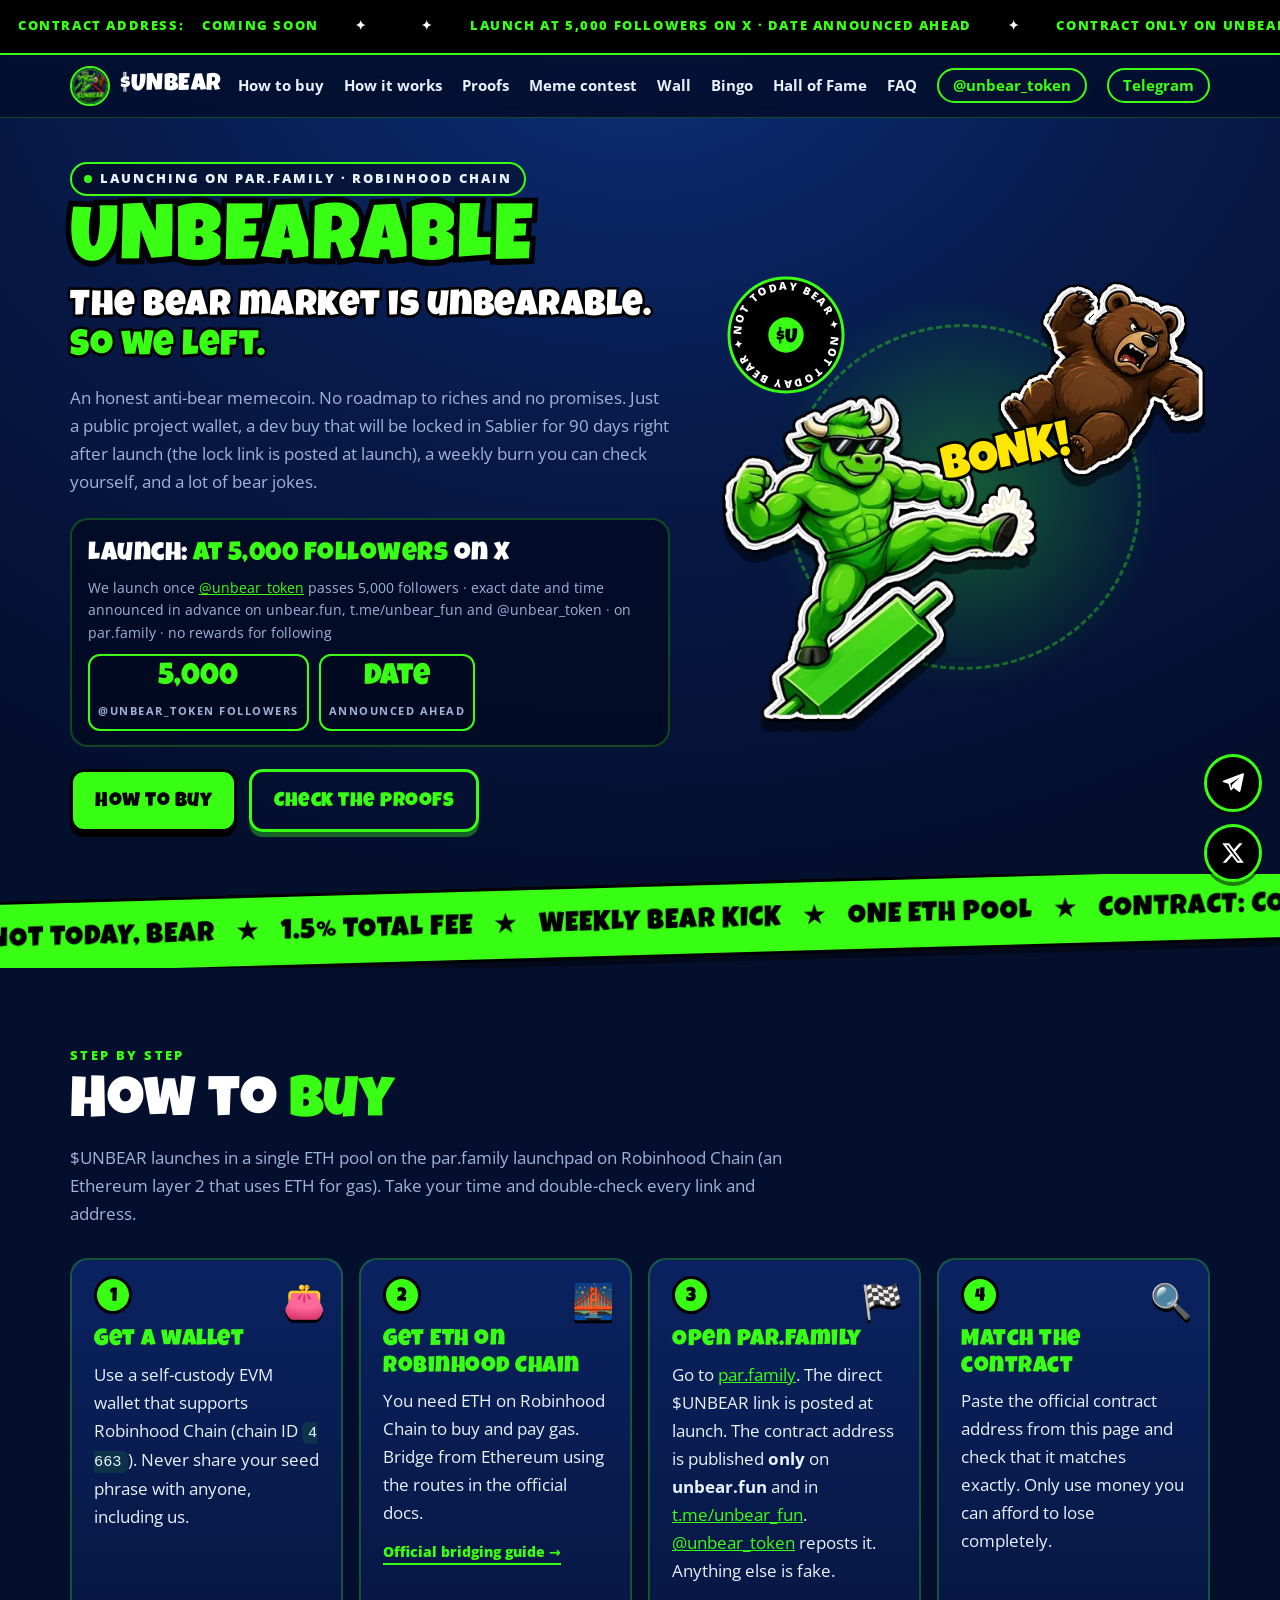
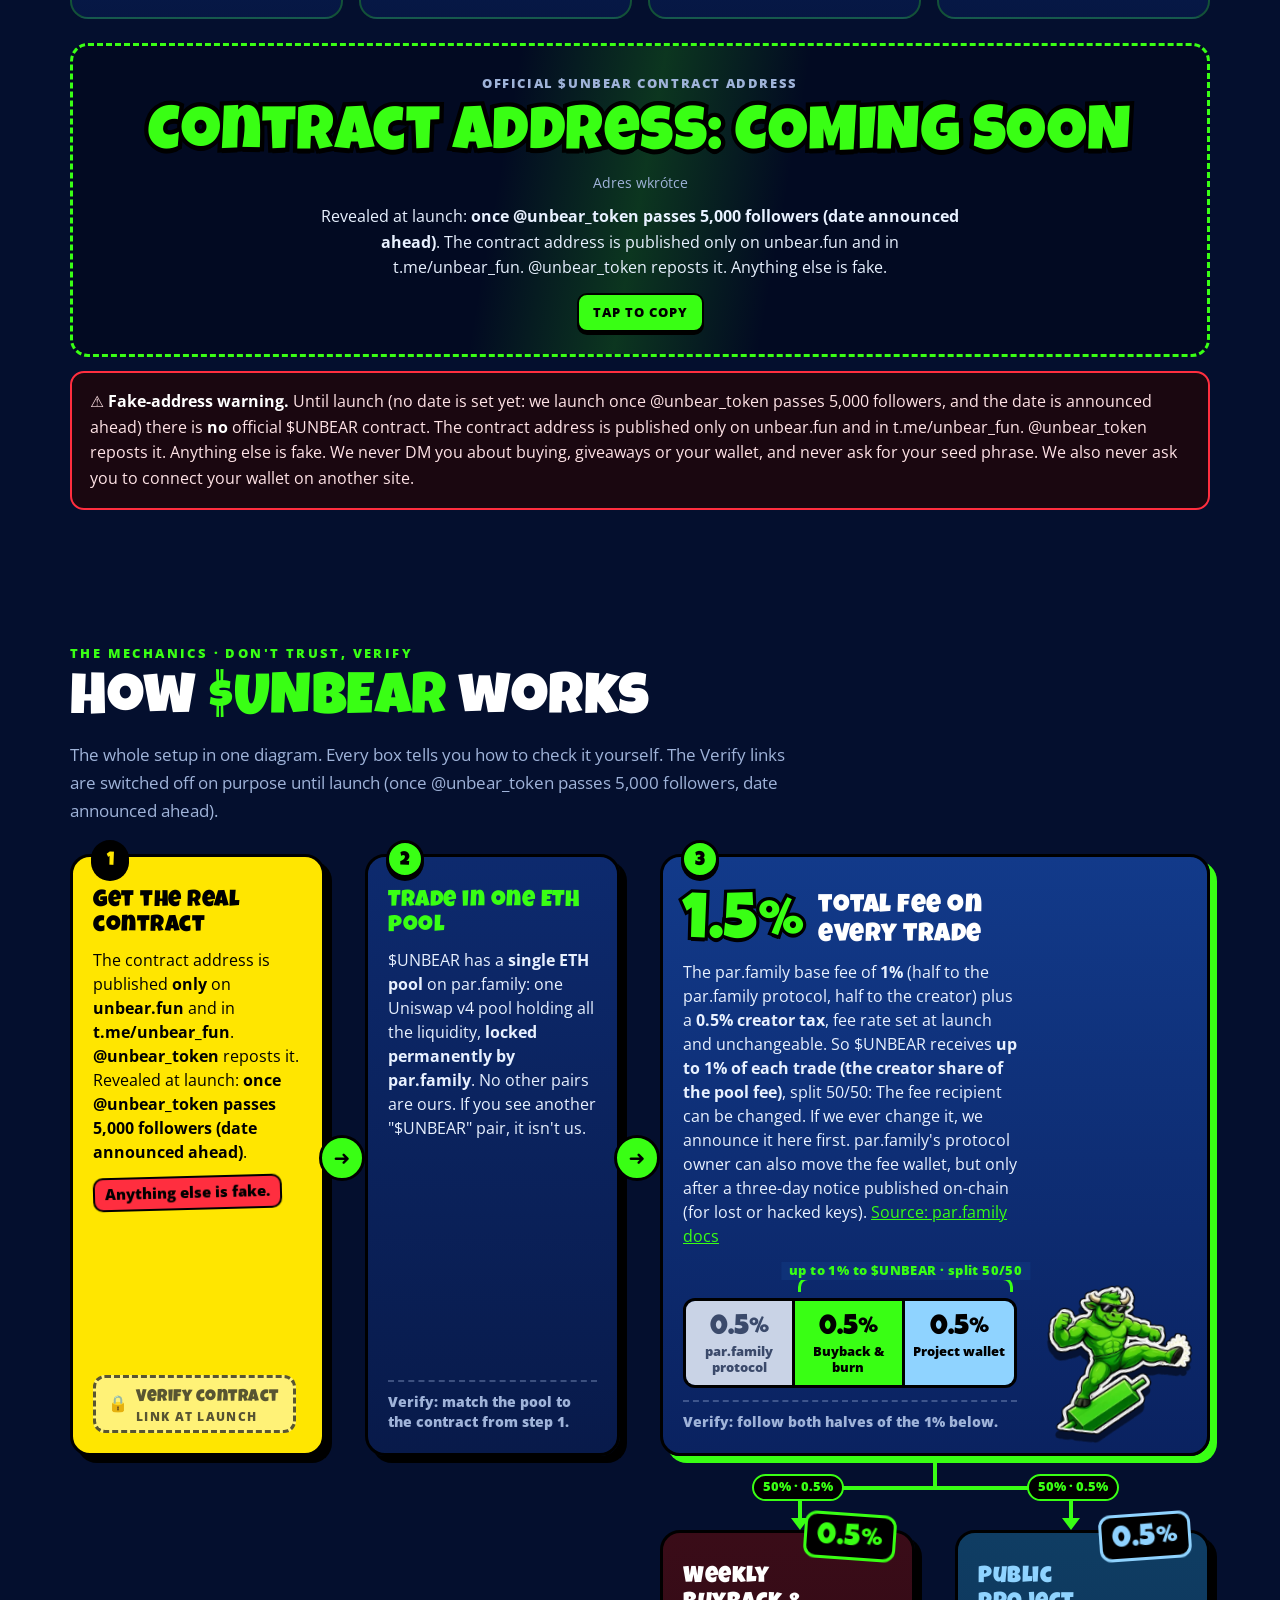
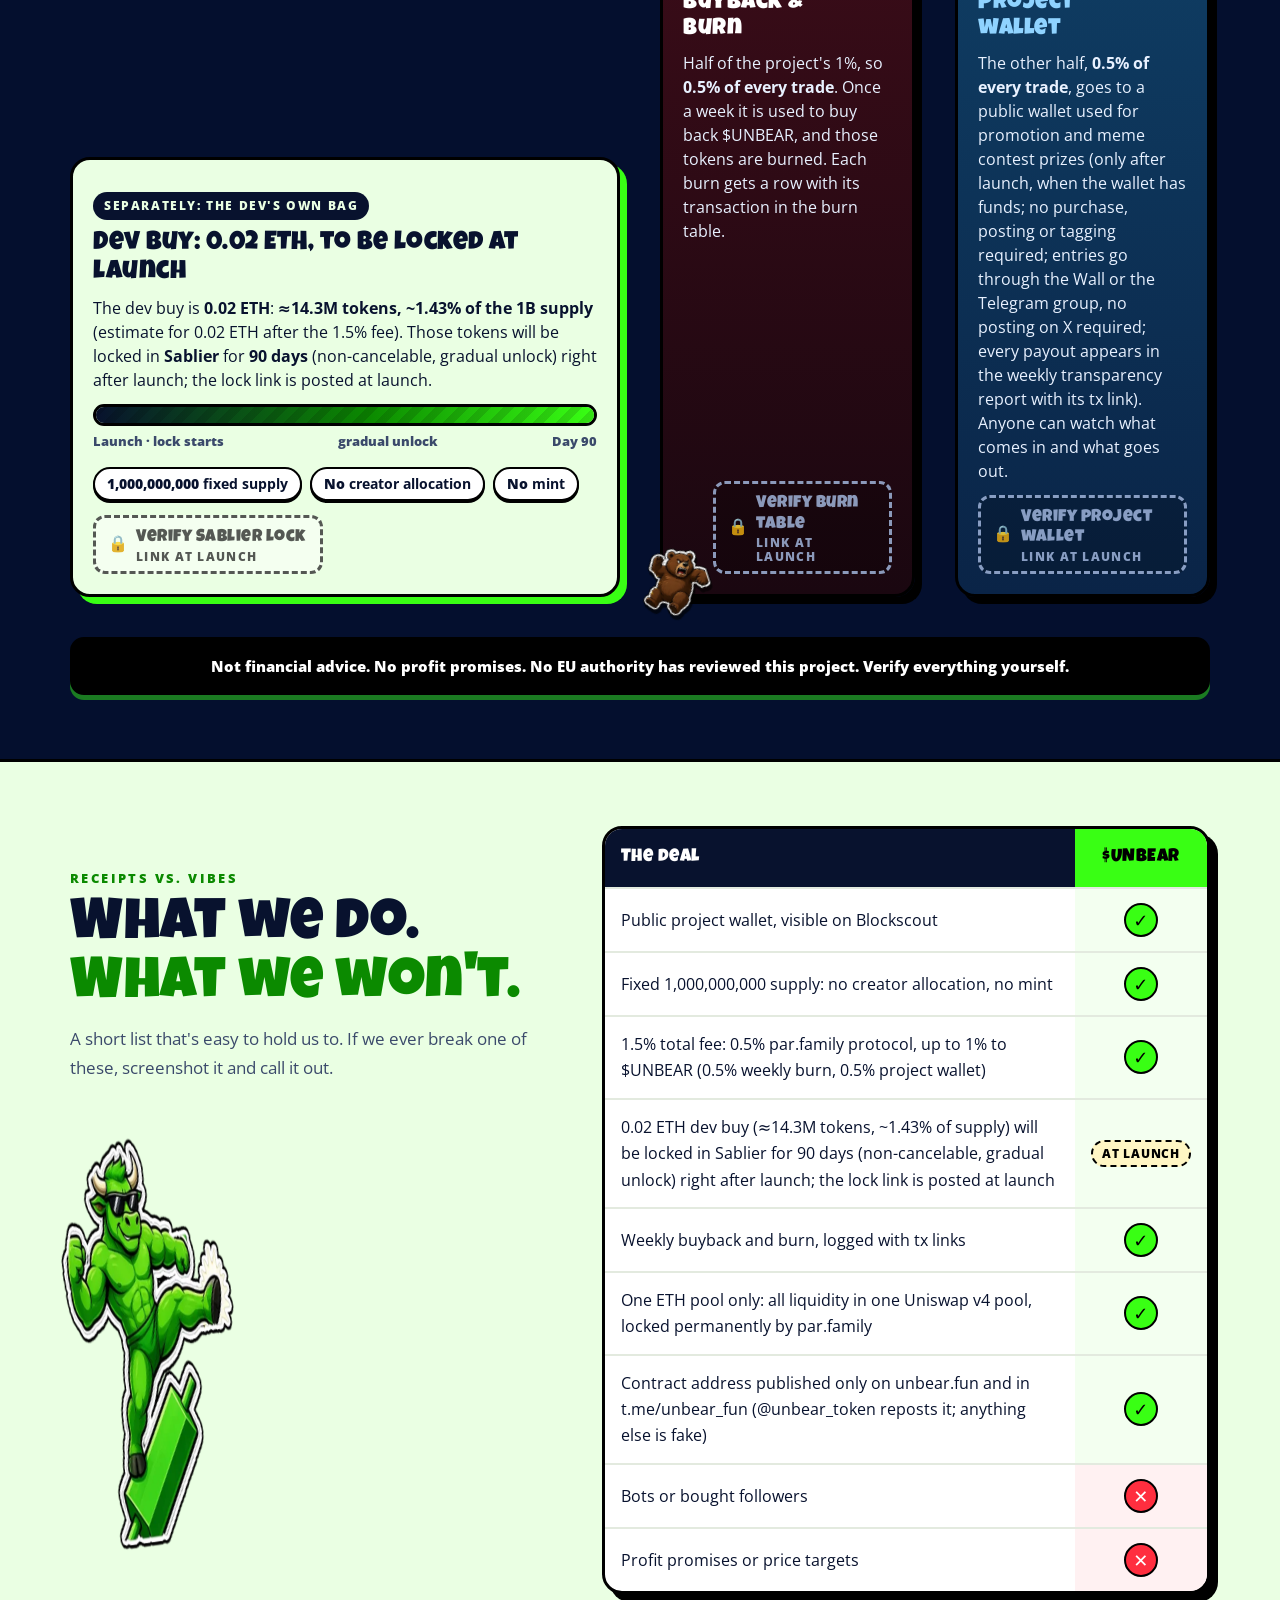
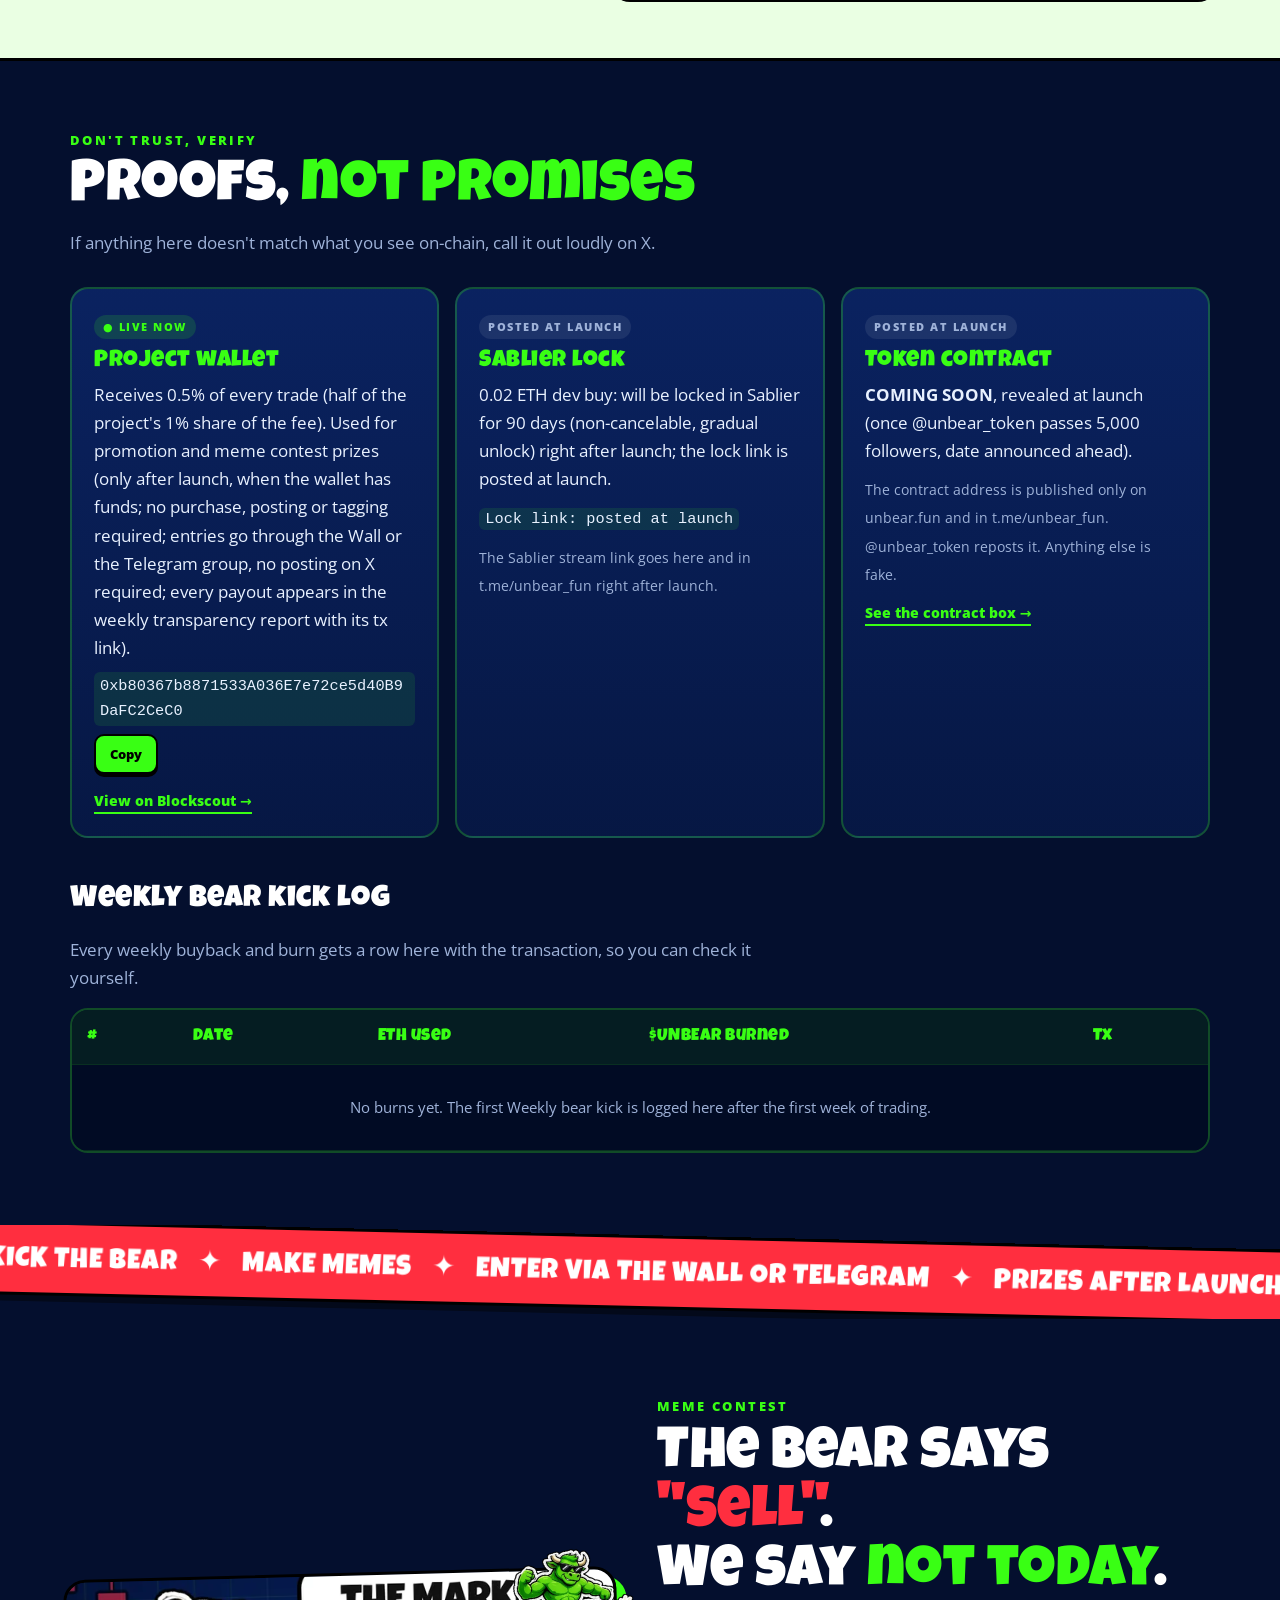
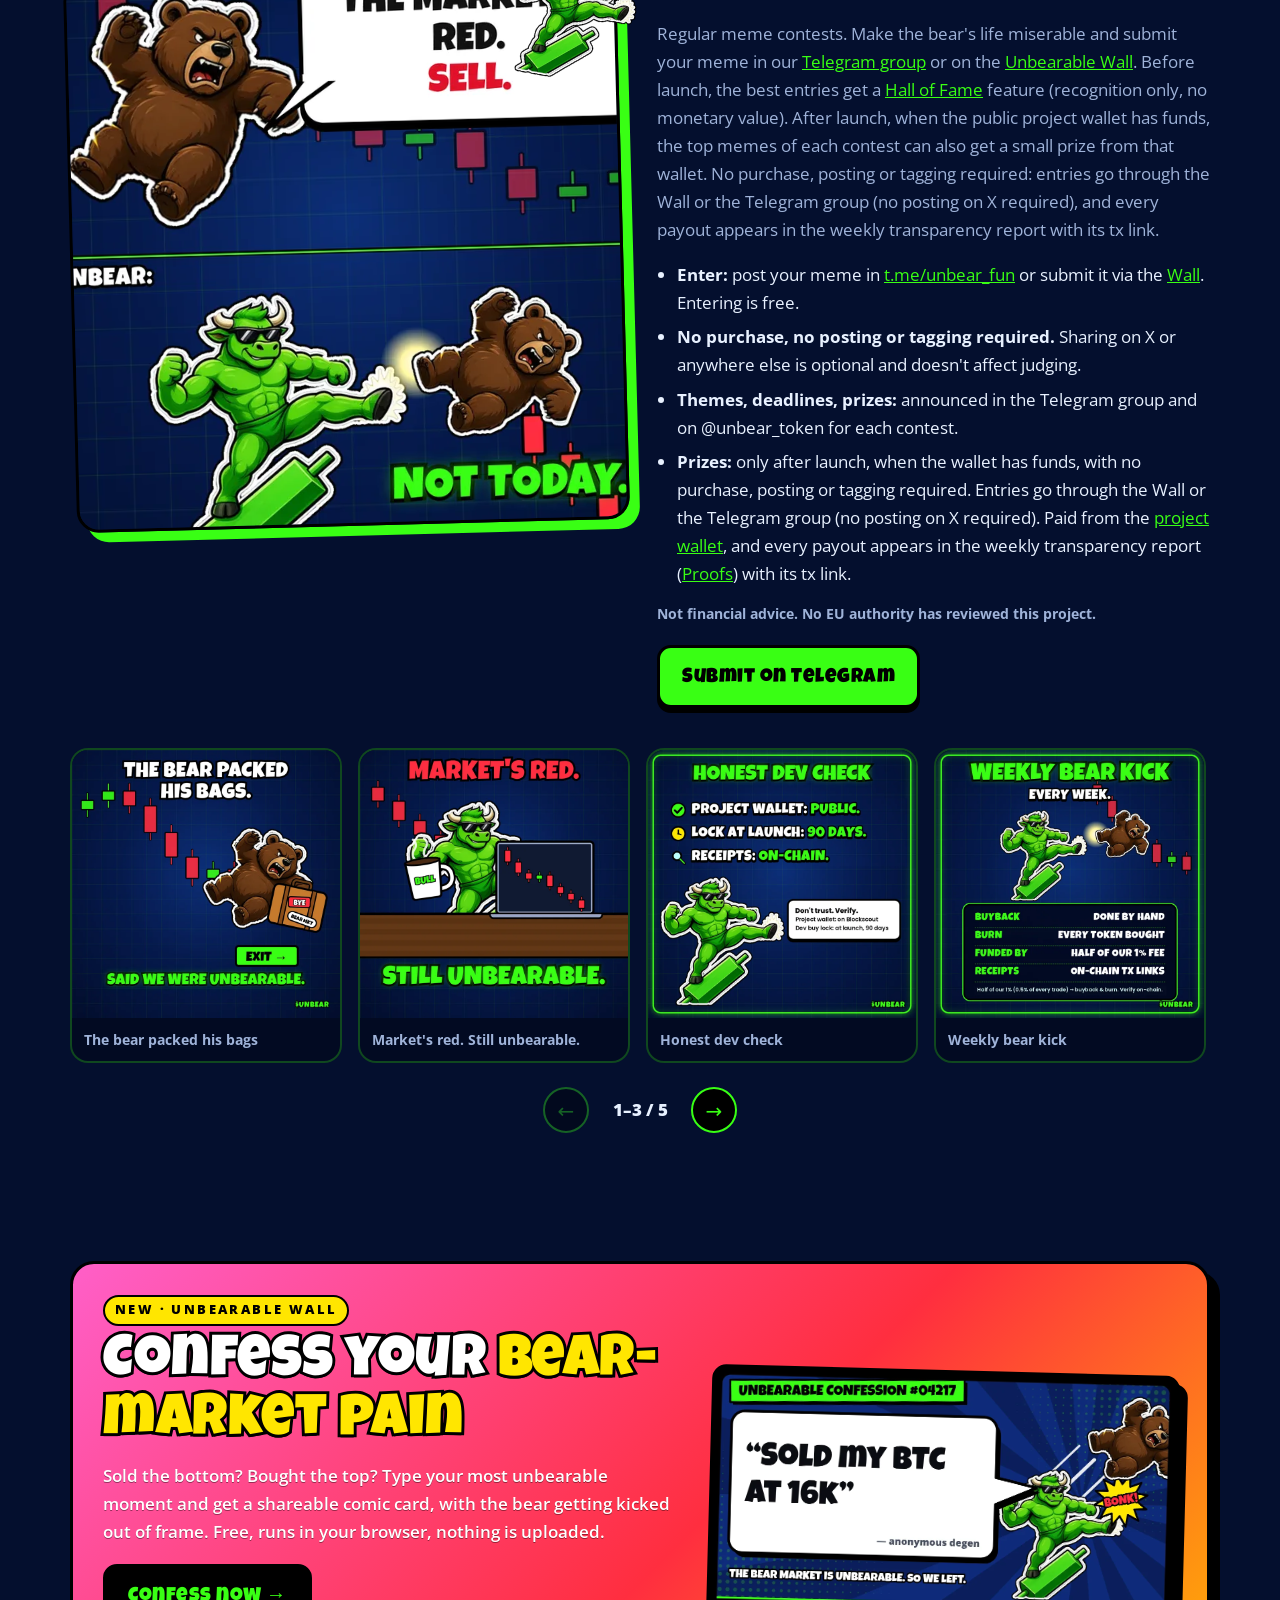
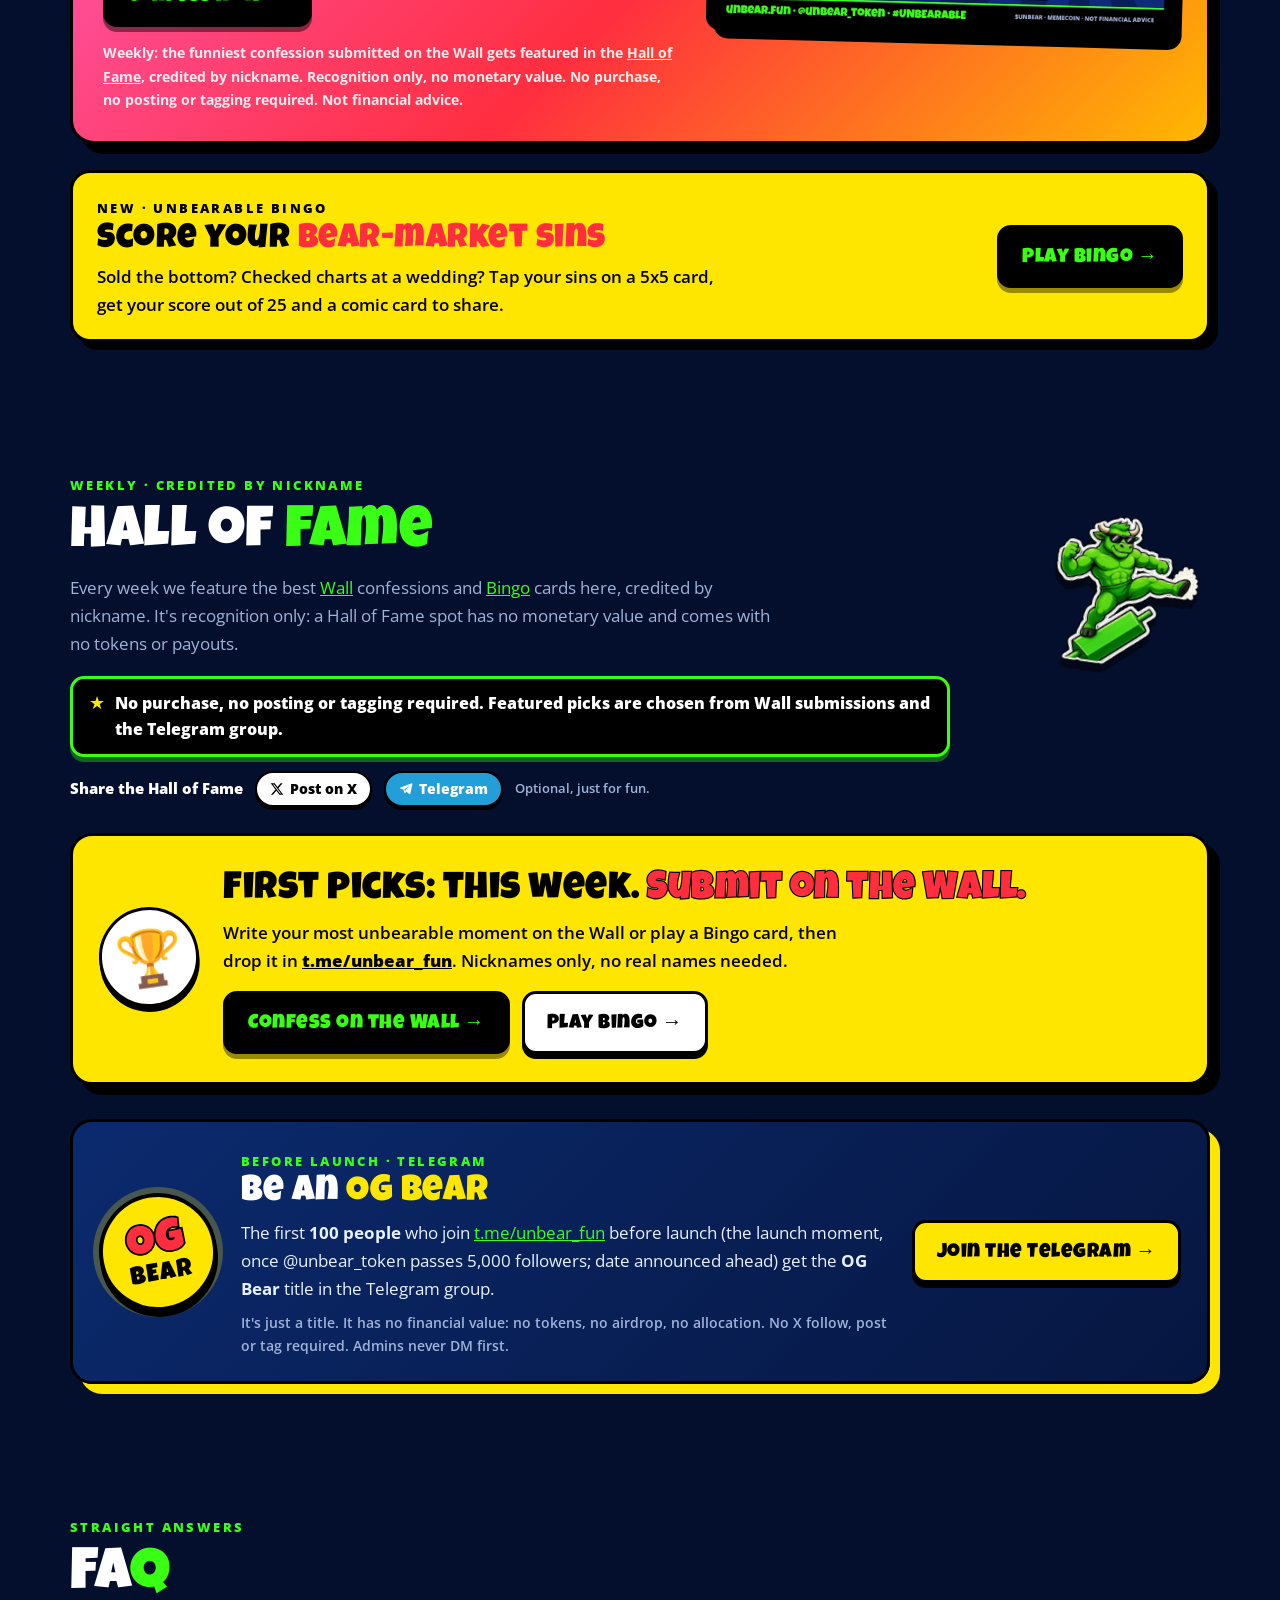
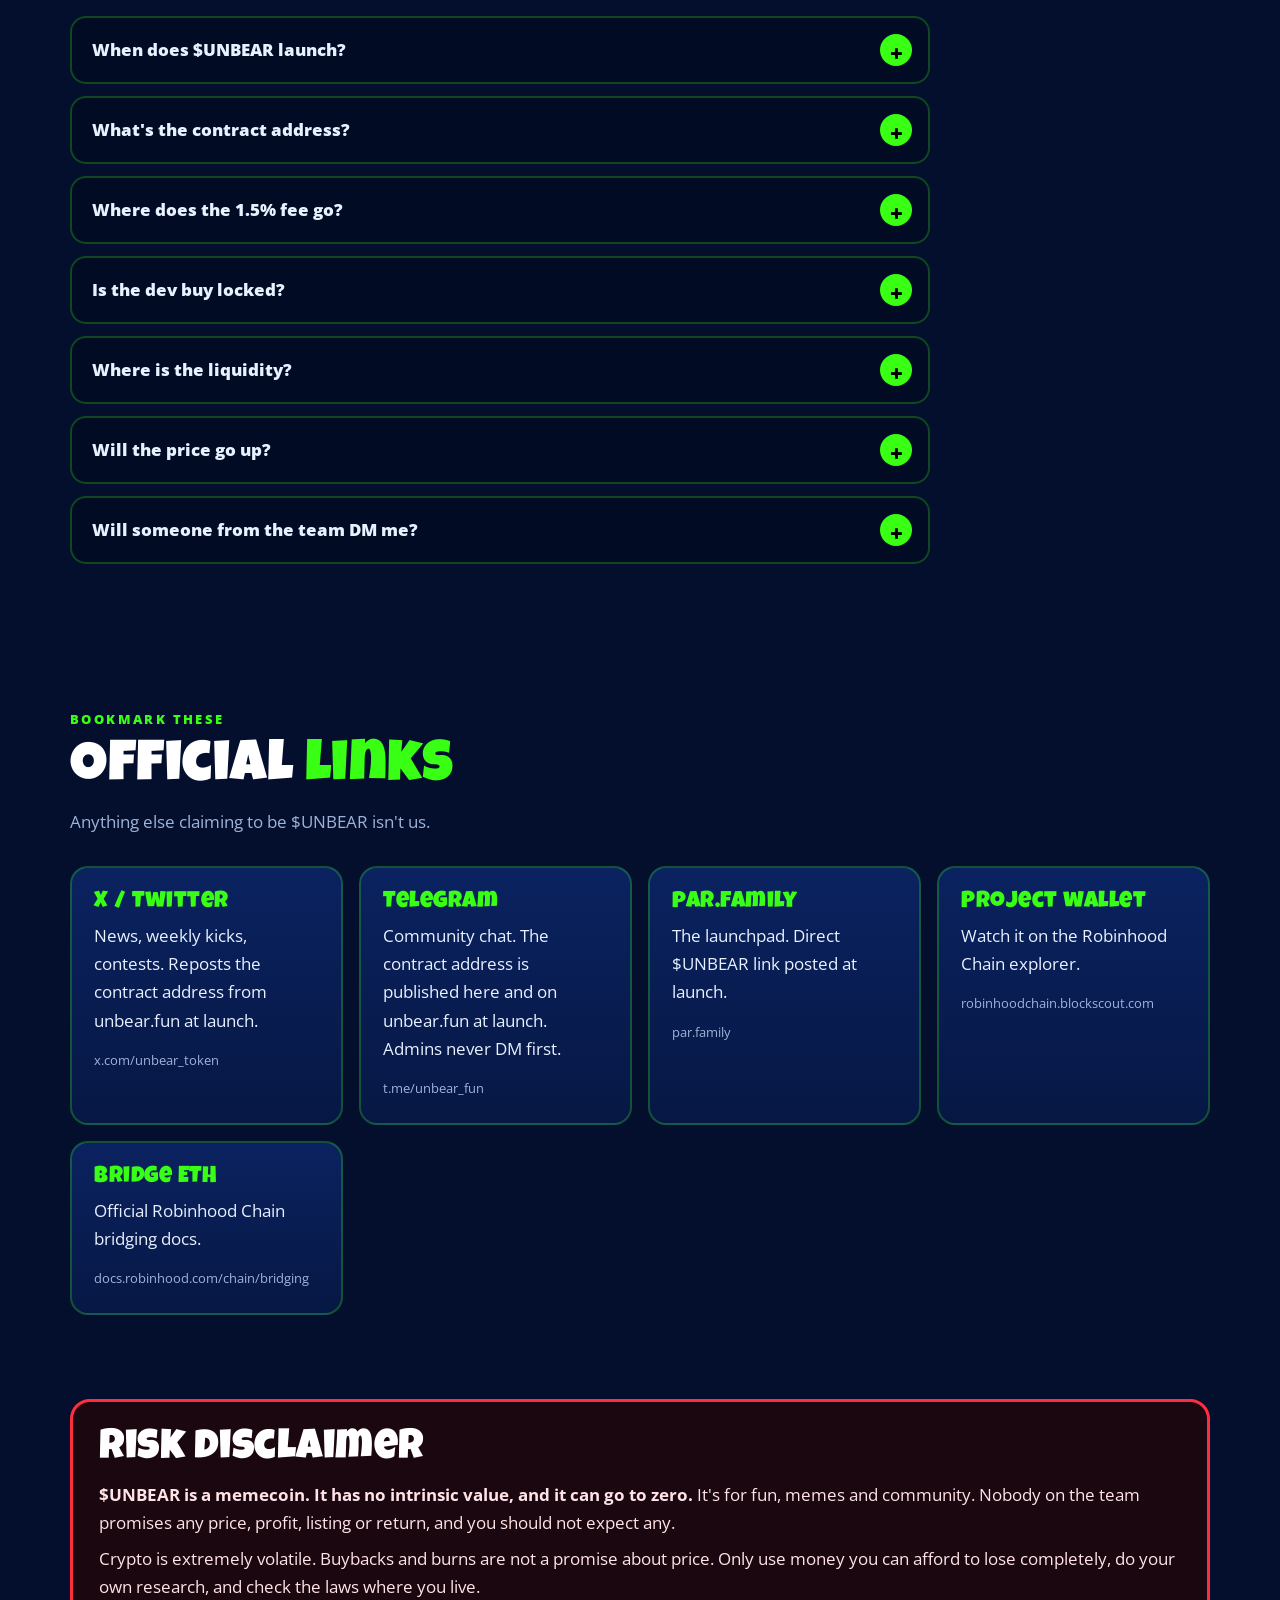
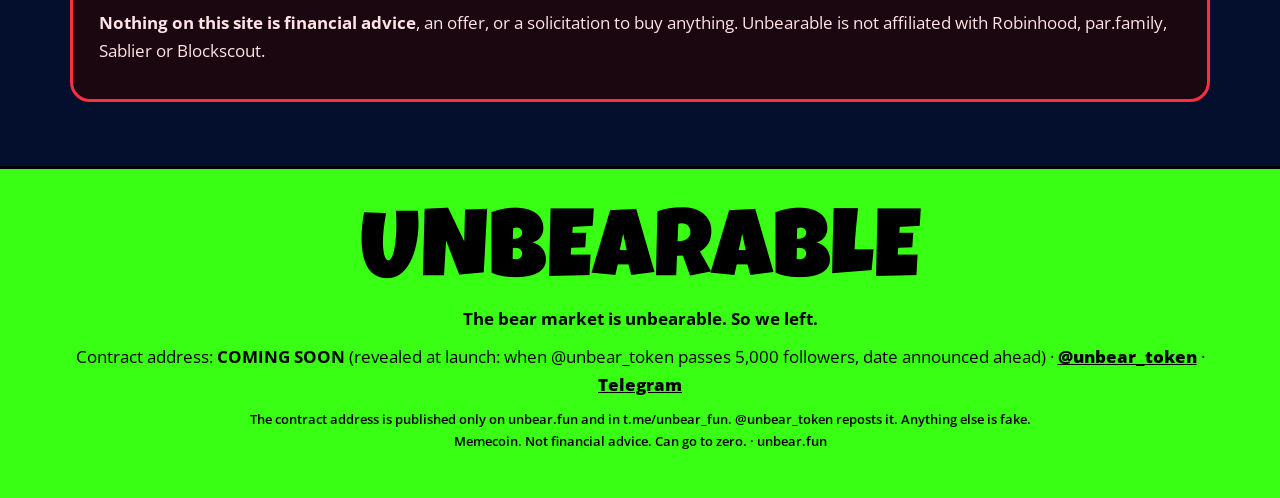
<file: index.html>
<!doctype html>
<html lang="en">
<head>
<meta charset="utf-8">
<meta name="viewport" content="width=device-width, initial-scale=1, viewport-fit=cover">
<title>Unbearable ($UNBEAR) | Honest anti-bear memecoin</title>
<meta name="description" content="Unbearable ($UNBEAR) is an honest anti-bear memecoin launching on par.family on Robinhood Chain once @unbear_token on X passes 5,000 followers (date announced in advance). Public wallet, a dev buy that will be locked in Sablier for 90 days right after launch (lock link posted at launch), weekly burn receipts. Not financial advice.">
<meta name="theme-color" content="#040f2e">
<meta name="robots" content="index, follow">
<link rel="canonical" href="https://unbear.fun/">
<meta property="og:type" content="website">
<meta property="og:site_name" content="Unbearable ($UNBEAR)">
<meta property="og:url" content="https://unbear.fun/">
<meta property="og:title" content="Unbearable ($UNBEAR)">
<meta property="og:description" content="The bear market is unbearable. So we left. Launching on par.family (Robinhood Chain) once @unbear_token passes 5,000 followers. Date announced ahead.">
<meta property="og:image" content="https://unbear.fun/og-image.jpg">
<meta property="og:image:width" content="1200">
<meta property="og:image:height" content="630">
<meta property="og:image:alt" content="Unbearable $UNBEAR logo: a green bull kicking a bear off a red chart">
<meta name="twitter:card" content="summary_large_image">
<meta name="twitter:site" content="@unbear_token">
<meta name="twitter:title" content="Unbearable ($UNBEAR)">
<meta name="twitter:description" content="The bear market is unbearable. So we left. Launching on par.family once @unbear_token passes 5,000 followers. Date announced ahead.">
<meta name="twitter:image" content="https://unbear.fun/og-image.jpg">
<link rel="icon" href="favicon.ico" sizes="any">
<link rel="icon" type="image/png" sizes="32x32" href="favicon-32.png">
<link rel="apple-touch-icon" href="apple-touch-icon.png">
<link rel="manifest" href="site.webmanifest">
<link rel="preload" href="fonts/luckiest-guy.woff2" as="font" type="font/woff2" crossorigin>
<link rel="preload" href="fonts/opensans-latin.woff2" as="font" type="font/woff2" crossorigin>
<link rel="preload" href="assets/bull_sticker.webp" as="image">
<link rel="stylesheet" href="styles.css">
<script type="application/ld+json">
{
  "@context": "https://schema.org",
  "@graph": [
    {
      "@type": "WebSite",
      "@id": "https://unbear.fun/#website",
      "url": "https://unbear.fun/",
      "name": "Unbearable ($UNBEAR)",
      "description": "An honest anti-bear memecoin on Robinhood Chain.",
      "publisher": {"@id": "https://unbear.fun/#organization"}
    },
    {
      "@type": "Organization",
      "@id": "https://unbear.fun/#organization",
      "name": "Unbearable",
      "url": "https://unbear.fun/",
      "sameAs": [
        "https://x.com/unbear_token",
        "https://t.me/unbear_fun"
      ]
    }
  ]
}
</script>
</head>
<body>
<a class="skip" href="#main">Skip to content</a>

<div class="ticker" aria-label="Announcements">
  <div><span>Contract address: <span data-ca-slot="text">coming soon</span></span><span>Launch at 5,000 followers on X · date announced ahead</span><span>Contract only on unbear.fun + in t.me/unbear_fun. @unbear_token reposts it. Anything else is fake.</span><span>1.5% total fee · up to 1% to $UNBEAR · 0.5% of every trade to the weekly burn</span><span>Not financial advice</span></div>
  <div aria-hidden="true"><span>Contract address: <span data-ca-slot="text">coming soon</span></span><span>Launch at 5,000 followers on X · date announced ahead</span><span>Contract only on unbear.fun + in t.me/unbear_fun. @unbear_token reposts it. Anything else is fake.</span><span>1.5% total fee · up to 1% to $UNBEAR · 0.5% of every trade to the weekly burn</span><span>Not financial advice</span></div>
</div>

<header class="hdr"><div class="wrap">
  <a class="brand display" href="#top"><img src="favicon-32.png" srcset="icon-192.png 2x" alt="" width="40" height="40">$UNBEAR</a>
  <nav class="links" aria-label="Main"><a href="#buy">How to buy</a><a href="#how">How it works</a><a href="#proofs">Proofs</a><a href="#contest">Meme contest</a><a href="wall.html">Wall</a><a href="bingo.html">Bingo</a><a href="#halloffame">Hall of Fame</a><a href="#faq">FAQ</a><a class="xbtn" href="https://x.com/unbear_token" target="_blank" rel="noopener">@unbear_token</a><a class="xbtn" href="https://t.me/unbear_fun" target="_blank" rel="noopener">Telegram</a></nav>
  <button class="burger" type="button" aria-label="Open menu" aria-expanded="false" aria-controls="mmenu"><i></i></button>
</div></header>

<nav class="mmenu" id="mmenu" aria-label="Mobile menu">
  <a href="#buy"><span>01</span>How to buy</a>
  <a href="#how"><span>02</span>How it works</a>
  <a href="#proofs"><span>03</span>Proofs</a>
  <a href="#contest"><span>04</span>Meme contest</a>
  <a href="wall.html"><span>05</span>The Wall</a>
  <a href="bingo.html"><span>06</span>Bingo</a>
  <a href="#halloffame"><span>07</span>Hall of Fame</a>
  <a href="#faq"><span>08</span>FAQ</a>
  <a href="https://x.com/unbear_token" target="_blank" rel="noopener"><span>09</span>Follow on X</a>
  <a href="https://t.me/unbear_fun" target="_blank" rel="noopener"><span>10</span>Telegram</a>
  <img class="mbear" src="assets/bear_sticker.webp" alt="" width="420" height="399" loading="lazy">
  <div class="mfoot">Contract address: <strong style="color:var(--neon)" data-ca-slot="short">COMING SOON</strong> · launch at 5,000 followers on X</div>
</nav>

<div class="mcount" id="mcount" aria-hidden="true"><span class="lbl">🚀 Launch at</span><span class="t" id="mc-t">5,000 followers</span><a href="#ca" tabindex="-1" data-ca-slot="mini">CA: soon</a></div>

<header class="hero" id="top"><div class="wrap hero-grid">
  <div class="copy-col">
    <span class="eyebrow"><b></b>Launching on par.family · Robinhood Chain</span>
    <h1 class="display stroke" aria-label="Unbearable"><span class="l" style="--i:0">U</span><span class="l" style="--i:1">N</span><span class="l" style="--i:2">B</span><span class="l" style="--i:3">E</span><span class="l" style="--i:4">A</span><span class="l" style="--i:5">R</span><span class="l" style="--i:6">A</span><span class="l" style="--i:7">B</span><span class="l" style="--i:8">L</span><span class="l" style="--i:9">E</span></h1>
    <p class="tagline display stroke">The bear market is unbearable. <span>So we left.</span></p>
    <p class="sub">An honest anti-bear memecoin. No roadmap to riches and no promises. Just a public project wallet, a dev buy that will be locked in Sablier for 90 days right after launch (the lock link is posted at launch), a weekly burn you can check yourself, and a lot of bear jokes.</p>
    <div class="launch">
      <div class="when display">Launch: <b>at 5,000 followers</b> on X</div>
      <div class="tz">We launch once <a href="https://x.com/unbear_token" target="_blank" rel="noopener">@unbear_token</a> passes 5,000 followers · exact date and time announced in advance on unbear.fun, t.me/unbear_fun and @unbear_token · on par.family · no rewards for following</div>
      <div class="hero-ca" data-ca-show hidden><span class="lbl">Official contract</span><strong data-ca-slot="full"></strong></div>
      <div class="count" id="count">
        <div><b>5,000</b><span>@unbear_token followers</span></div><div><b>Date</b><span>announced ahead</span></div>
      </div>
    </div>
    <div class="cta"><a class="btn btn-g" href="#buy">How to buy</a><a class="btn btn-o" href="#proofs">Check the proofs</a></div>
  </div>
  <div class="stage" aria-hidden="true">
    <div class="sun"></div><div class="ring"></div>
    <svg class="badge-spin" viewBox="0 0 120 120"><defs><path id="circ" d="M60,60 m-46,0 a46,46 0 1,1 92,0 a46,46 0 1,1 -92,0"/></defs><circle cx="60" cy="60" r="58" fill="#000" stroke="#39ff14" stroke-width="3"/><text><textPath href="#circ" textLength="284" lengthAdjust="spacing">not today bear ✦ not today bear ✦</textPath></text><circle class="dot" cx="60" cy="60" r="18"/><text x="60" y="67" text-anchor="middle" style="font:20px 'Luckiest Guy',Impact;fill:#000;letter-spacing:0">$U</text></svg>
    <img class="bear" src="assets/bear_sticker.webp" alt="" width="420" height="399">
    <img class="bull" id="bull" src="assets/bull_sticker.webp" alt="" width="404" height="420">
    <div class="pow">BONK!</div>
  </div>
</div></header>

<div class="bandwrap"><div class="band" aria-hidden="true"><div><span>NOT TODAY, BEAR<i>★</i>1.5% TOTAL FEE<i>★</i>WEEKLY BEAR KICK<i>★</i>ONE ETH POOL<i>★</i>CONTRACT: <span data-ca-slot="short">COMING SOON</span><i>★</i>NO BOTS<i>★</i>RECEIPTS &gt; VIBES<i>★</i></span></div><div><span>NOT TODAY, BEAR<i>★</i>1.5% TOTAL FEE<i>★</i>WEEKLY BEAR KICK<i>★</i>ONE ETH POOL<i>★</i>CONTRACT: <span data-ca-slot="short">COMING SOON</span><i>★</i>NO BOTS<i>★</i>RECEIPTS &gt; VIBES<i>★</i></span></div></div></div>
<main id="main">
<section id="buy"><div class="wrap">
  <span class="kicker scroll-trigger animate--fade-in">Step by step</span>
  <h2 class="display scroll-trigger animate--slide-in">How to <em>buy</em></h2>
  <p class="lead scroll-trigger animate--slide-in">$UNBEAR launches in a single ETH pool on the par.family launchpad on Robinhood Chain (an Ethereum layer 2 that uses ETH for gas). Take your time and double-check every link and address.</p>
  <div class="grid">
    <div class="card lift step scroll-trigger animate--slide-in" data-cascade><div class="n">1</div><span class="emo">👛</span><h3>Get a wallet</h3><p>Use a self-custody EVM wallet that supports Robinhood Chain (chain ID <span class="mono">4663</span>). Never share your seed phrase with anyone, including us.</p></div>
    <div class="card lift step scroll-trigger animate--slide-in" data-cascade><div class="n">2</div><span class="emo">🌉</span><h3>Get ETH on Robinhood Chain</h3><p>You need ETH on Robinhood Chain to buy and pay gas. Bridge from Ethereum using the routes in the official docs.</p><a class="verify" href="https://docs.robinhood.com/chain/bridging/" target="_blank" rel="noopener">Official bridging guide →</a></div>
    <div class="card lift step scroll-trigger animate--slide-in" data-cascade><div class="n">3</div><span class="emo">🏁</span><h3>Open par.family</h3><p>Go to <a href="https://par.family" target="_blank" rel="noopener">par.family</a>. The direct $UNBEAR link is posted at launch. The contract address is published <strong>only</strong> on <strong>unbear.fun</strong> and in <a href="https://t.me/unbear_fun" target="_blank" rel="noopener">t.me/unbear_fun</a>. <a href="https://x.com/unbear_token" target="_blank" rel="noopener">@unbear_token</a> reposts it. Anything else is fake.</p></div>
    <div class="card lift step scroll-trigger animate--slide-in" data-cascade><div class="n">4</div><span class="emo">🔍</span><h3>Match the contract</h3><p>Paste the official contract address from this page and check that it matches exactly. Only use money you can afford to lose completely.</p></div>
  </div>
  <button class="ca scroll-trigger animate--slide-in" id="ca" type="button" data-ca="" aria-describedby="ca-note">
    <span class="lbl">Official $UNBEAR contract address</span>
    <strong class="soon display stroke" id="ca-text">Contract address: COMING SOON</strong>
    <span class="pl" lang="pl" data-ca-hide>Adres wkrótce</span>
    <span class="note" id="ca-note"><span data-ca-hide>Revealed at launch: <strong>once @unbear_token passes 5,000 followers (date announced ahead)</strong>. </span>The contract address is published only on unbear.fun and in t.me/unbear_fun. @unbear_token reposts it. Anything else is fake.</span>
    <span class="tap" id="ca-tap">Tap to copy</span>
  </button>
  <p class="ca-links" id="ca-links" hidden></p>
  <div class="warn scroll-trigger animate--slide-in">⚠️ <strong>Fake-address warning.</strong> Until launch (no date is set yet: we launch once @unbear_token passes 5,000 followers, and the date is announced ahead) there is <strong>no</strong> official $UNBEAR contract. The contract address is published only on unbear.fun and in t.me/unbear_fun. @unbear_token reposts it. Anything else is fake. We never DM you about buying, giveaways or your wallet, and never ask for your seed phrase. We also never ask you to connect your wallet on another site.</div>
</div></section>

<section id="how" class="hw"><div class="wrap">
  <div class="hw-head">
    <div>
      <span class="kicker scroll-trigger animate--fade-in">The mechanics · don't trust, verify</span>
      <h2 class="display scroll-trigger animate--slide-in">How <em>$UNBEAR</em> works</h2>
      <p class="lead scroll-trigger animate--slide-in">The whole setup in one diagram. Every box tells you how to check it yourself. The Verify links are switched off on purpose until launch (once @unbear_token passes 5,000 followers, date announced ahead).</p>
    </div>
  </div>

  <!-- AT LAUNCH: "Verify contract" is switched on automatically by ca.js from /ca.json. For the other .vbtn links add href="..." (plus target="_blank" rel="noopener" for external links), remove aria-disabled, and change the "Link at launch" text to "Open". -->
  <div class="hflow">
    <article class="hnode hn-ca scroll-trigger animate--slide-in" data-cascade>
      <span class="hn-no">1</span>
      <h3>Get the real contract</h3>
      <p>The contract address is published <strong>only</strong> on <strong>unbear.fun</strong> and in <strong>t.me/unbear_fun</strong>. <strong>@unbear_token</strong> reposts it.<span data-ca-hide> Revealed at launch: <strong>once @unbear_token passes 5,000 followers (date announced ahead)</strong>.</span></p>
      <p class="hn-caline" data-ca-show hidden><strong data-ca-slot="full"></strong></p>
      <p class="hn-alert">Anything else is fake.</p>
      <a class="vbtn" role="link" aria-disabled="true" data-verify="contract"><span class="vk">Verify contract</span><span class="vs">Link at launch</span></a>
    </article>

    <article class="hnode hn-pool scroll-trigger animate--slide-in" data-cascade>
      <span class="hn-no">2</span>
      <h3>Trade in one ETH pool</h3>
      <p>$UNBEAR has a <strong>single ETH pool</strong> on par.family: one Uniswap v4 pool holding all the liquidity, <strong>locked permanently by par.family</strong>. No other pairs are ours. If you see another "$UNBEAR" pair, it isn't us.</p>
      <p class="hn-check">Verify: match the pool to the contract from step 1.</p>
    </article>

    <article class="hnode hn-fee scroll-trigger animate--slide-in" data-cascade>
      <span class="hn-no">3</span>
      <img class="hw-bull sticker" src="assets/bull_sticker.webp" alt="" width="404" height="420" loading="lazy">
      <div class="hn-feetop"><b class="display">1.5%</b><h3>total fee on every trade</h3></div>
      <p>The par.family base fee of <strong>1%</strong> (half to the par.family protocol, half to the creator) plus a <strong>0.5% creator tax</strong>, fee rate set at launch and unchangeable. So $UNBEAR receives <strong>up to 1% of each trade (the creator share of the pool fee)</strong>, split 50/50: The fee recipient can be changed. If we ever change it, we announce it here first. par.family's protocol owner can also move the fee wallet, but only after a three-day notice published on-chain (for lost or hacked keys). <a href="https://par.family/docs#controls" target="_blank" rel="noopener">Source: par.family docs</a></p>
      <div class="hfee" role="img" aria-label="1.5% total fee: 0.5% to the par.family protocol, up to 1% to $UNBEAR, split into 0.5% weekly buyback and burn and 0.5% public project wallet">
        <div class="hf-brace"><span>up to 1% to $UNBEAR · split 50/50</span></div>
        <div class="hsplit"><span class="hs-par"><b>0.5%</b>par.family protocol</span><span><b>0.5%</b>Buyback &amp; burn</span><span><b>0.5%</b>Project wallet</span></div>
      </div>
      <p class="hn-check">Verify: follow both halves of the 1% below.</p>
    </article>

    <div class="hfork" aria-hidden="true"><i></i><span class="hf-l">50% · 0.5%</span><span class="hf-r">50% · 0.5%</span><em>1% splits 50 / 50</em></div>

    <article class="hnode hn-burn scroll-trigger animate--slide-in" data-cascade>
      <img class="hn-bear sticker" src="assets/bear_sticker.webp" alt="" width="420" height="399" loading="lazy">
      <span class="hn-pct display">0.5%</span>
      <h3>Weekly buyback &amp; burn</h3>
      <p>Half of the project's 1%, so <strong>0.5% of every trade</strong>. Once a week it is used to buy back $UNBEAR, and those tokens are burned. Each burn gets a row with its transaction in the burn table.</p>
      <a class="vbtn" role="link" aria-disabled="true" data-verify="burn-table"><span class="vk">Verify burn table</span><span class="vs">Link at launch</span></a>
    </article>

    <article class="hnode hn-wallet scroll-trigger animate--slide-in" data-cascade>
      <span class="hn-pct display">0.5%</span>
      <h3>Public project wallet</h3>
      <p>The other half, <strong>0.5% of every trade</strong>, goes to a public wallet used for promotion and meme contest prizes (only after launch, when the wallet has funds; no purchase, posting or tagging required; entries go through the Wall or the Telegram group, no posting on X required; every payout appears in the weekly transparency report with its tx link). Anyone can watch what comes in and what goes out.</p>
      <a class="vbtn" role="link" aria-disabled="true" data-verify="project-wallet"><span class="vk">Verify project wallet</span><span class="vs">Link at launch</span></a>
    </article>

    <article class="hnode hn-dev scroll-trigger animate--slide-in" data-cascade>
      <span class="hn-side">Separately: the dev's own bag</span>
      <h3>Dev buy: 0.02 ETH, <span data-sab-hide>to be locked at launch</span><span data-sab-show hidden>locked in Sablier</span></h3>
      <p>The dev buy is <strong>0.02 ETH</strong>: <strong>≈14.3M tokens, ~1.43% of the 1B supply</strong> (estimate for 0.02 ETH after the 1.5% fee). <span data-sab-hide>Those tokens will be locked in <strong>Sablier</strong> for <strong>90 days</strong> (non-cancelable, gradual unlock) right after launch; the lock link is posted at launch.</span><span data-sab-show hidden>Those tokens are locked in <strong>Sablier</strong> for <strong>90 days</strong> (non-cancelable, gradual unlock). <a class="sab-link" data-sab-link target="_blank" rel="noopener">View the Sablier lock ↗</a></span></p>
      <div class="hlock" aria-hidden="true"><div class="hl-bar"><i></i></div><div class="hl-lbl"><span>Launch · lock starts</span><span>gradual unlock</span><span>Day 90</span></div></div>
      <ul class="hfacts"><li><b>1,000,000,000</b> fixed supply</li><li><b>No</b> creator allocation</li><li><b>No</b> mint</li></ul>
      <a class="vbtn" role="link" aria-disabled="true" data-verify="sablier-lock"><span class="vk">Verify Sablier lock</span><span class="vs">Link at launch</span></a>
    </article>
  </div>

  <p class="hw-foot scroll-trigger animate--slide-in">Not financial advice. No profit promises. No EU authority has reviewed this project. Verify everything yourself.</p>
</div></section>

<section class="light" id="receipts"><div class="wrap compare">
  <div>
    <span class="kicker scroll-trigger animate--fade-in">Receipts vs. vibes</span>
    <h2 class="display scroll-trigger animate--slide-in">What we do. <em>What we won't.</em></h2>
    <p class="lead scroll-trigger animate--slide-in">A short list that's easy to hold us to. If we ever break one of these, screenshot it and call it out.</p>
    <img class="stick sticker scroll-trigger animate--fade-in" src="assets/bull_sticker.webp" alt="" width="404" height="420" loading="lazy">
  </div>
  <table class="ctable scroll-trigger animate--slide-in">
    <caption class="sr">$UNBEAR commitments</caption>
    <thead><tr><th scope="col">The deal</th><th scope="col" class="us">$UNBEAR</th></tr></thead>
    <tbody>
      <tr><td>Public project wallet, visible on Blockscout</td><td class="v"><span class="ck" role="img" aria-label="Yes">✓</span></td></tr>
      <tr><td>Fixed 1,000,000,000 supply: no creator allocation, no mint</td><td class="v"><span class="ck" role="img" aria-label="Yes">✓</span></td></tr>
      <tr><td>1.5% total fee: 0.5% par.family protocol, up to 1% to $UNBEAR (0.5% weekly burn, 0.5% project wallet)</td><td class="v"><span class="ck" role="img" aria-label="Yes">✓</span></td></tr>
      <tr id="sab-row"><td>0.02 ETH dev buy (≈14.3M tokens, ~1.43% of supply) <span data-sab-hide>will be locked in Sablier for 90 days (non-cancelable, gradual unlock) right after launch; the lock link is posted at launch</span><span data-sab-show hidden>locked in Sablier for 90 days (non-cancelable, gradual unlock) · <a class="sab-link" data-sab-link target="_blank" rel="noopener">View the lock ↗</a></span></td><td class="v"><span class="atl" data-sab-hide>at launch</span><span class="ck" data-sab-show hidden role="img" aria-label="Done: lock is live">✓</span></td></tr>
      <tr><td>Weekly buyback and burn, logged with tx links</td><td class="v"><span class="ck" role="img" aria-label="Yes">✓</span></td></tr>
      <tr><td>One ETH pool only: all liquidity in one Uniswap v4 pool, locked permanently by par.family</td><td class="v"><span class="ck" role="img" aria-label="Yes">✓</span></td></tr>
      <tr><td>Contract address published only on unbear.fun and in t.me/unbear_fun (@unbear_token reposts it; anything else is fake)</td><td class="v"><span class="ck" role="img" aria-label="Yes">✓</span></td></tr>
      <tr><td>Bots or bought followers</td><td class="v no"><span class="xx" role="img" aria-label="Never">✕</span></td></tr>
      <tr><td>Profit promises or price targets</td><td class="v no"><span class="xx" role="img" aria-label="Never">✕</span></td></tr>
    </tbody>
  </table>
</div></section>
<section id="proofs"><div class="wrap">
  <span class="kicker scroll-trigger animate--fade-in">Don't trust, verify</span>
  <h2 class="display scroll-trigger animate--slide-in">Proofs, <em>not promises</em></h2>
  <p class="lead scroll-trigger animate--slide-in">If anything here doesn't match what you see on-chain, call it out loudly on X.</p>
  <div class="grid">
    <div class="card lift scroll-trigger animate--slide-in" data-cascade>
      <span class="tag live">Live now</span>
      <h3>Project wallet</h3>
      <p>Receives 0.5% of every trade (half of the project's 1% share of the fee). Used for promotion and meme contest prizes (only after launch, when the wallet has funds; no purchase, posting or tagging required; entries go through the Wall or the Telegram group, no posting on X required; every payout appears in the weekly transparency report with its tx link).</p>
      <div class="wallet"><span class="mono" id="wallet">0xb80367b8871533A036E7e72ce5d40B9DaFC2CeC0</span><button class="copy" type="button" data-copy="wallet" aria-label="Copy project wallet address">Copy</button></div>
      <a class="verify" href="https://robinhoodchain.blockscout.com/address/0xb80367b8871533A036E7e72ce5d40B9DaFC2CeC0" target="_blank" rel="noopener">View on Blockscout →</a>
    </div>
    <div class="card lift scroll-trigger animate--slide-in" data-cascade>
      <span class="tag" data-sab-hide>Posted at launch</span><span class="tag live" data-sab-show hidden>Live now</span>
      <h3>Sablier lock</h3>
      <p data-sab-hide>0.02 ETH dev buy: will be locked in Sablier for 90 days (non-cancelable, gradual unlock) right after launch; the lock link is posted at launch.</p>
      <p data-sab-show hidden>0.02 ETH dev buy, locked in Sablier for 90 days (non-cancelable, gradual unlock).</p>
      <p><span class="mono nb" data-sab-hide>Lock link: posted at launch</span><span data-sab-show hidden><a class="sab-link" data-sab-link target="_blank" rel="noopener">View the Sablier lock ↗</a></span></p>
      <small data-sab-hide>The Sablier stream link goes here and in t.me/unbear_fun right after launch.</small>
    </div>
    <div class="card lift scroll-trigger animate--slide-in" data-cascade>
      <span class="tag" data-ca-hide>Posted at launch</span><span class="tag live" data-ca-show hidden>Live now</span>
      <h3>Token contract</h3>
      <p data-ca-hide><strong>COMING SOON</strong>, revealed at launch (once @unbear_token passes 5,000 followers, date announced ahead).</p>
      <p data-ca-show hidden><strong data-ca-slot="full"></strong></p>
      <p><small>The contract address is published only on unbear.fun and in t.me/unbear_fun. @unbear_token reposts it. Anything else is fake.</small></p>
      <a class="verify" href="#ca">See the contract box →</a>
    </div>
  </div>
  <h3 class="display scroll-trigger animate--slide-in" style="font-size:30px;margin:38px 0 10px;color:#fff;font-weight:400">Weekly bear kick log</h3>
  <p class="lead scroll-trigger animate--slide-in" style="margin-bottom:16px">Every weekly buyback and burn gets a row here with the transaction, so you can check it yourself.</p>
  <div class="tablewrap scroll-trigger animate--slide-in"><table class="burn">
    <caption class="sr">Weekly buyback and burn log</caption>
    <thead><tr><th scope="col">#</th><th scope="col">Date</th><th scope="col">ETH used</th><th scope="col">$UNBEAR burned</th><th scope="col">Tx</th></tr></thead>
    <tbody>
      <!-- Add one row per Weekly bear kick (newest on top) and delete the "No burns yet" row after the first one:
      <tr><td>1</td><td>DD Mon 2026</td><td>0.000 ETH</td><td>0 $UNBEAR</td><td><a href="https://robinhoodchain.blockscout.com/tx/0x..." target="_blank" rel="noopener">View tx</a></td></tr>
      -->
      <tr><td class="empty" colspan="5">No burns yet. The first Weekly bear kick is logged here after the first week of trading.</td></tr>
    </tbody>
  </table></div>
</div></section>

<div class="bandwrap"><div class="band alt" aria-hidden="true"><div><span>KICK THE BEAR<i>✦</i>MAKE MEMES<i>✦</i>ENTER VIA THE WALL OR TELEGRAM<i>✦</i>PRIZES AFTER LAUNCH, WHEN THE WALLET HAS FUNDS<i>✦</i>NO PURCHASE, POSTING OR TAGGING REQUIRED<i>✦</i>NOT FINANCIAL ADVICE<i>✦</i></span></div><div><span>KICK THE BEAR<i>✦</i>MAKE MEMES<i>✦</i>ENTER VIA THE WALL OR TELEGRAM<i>✦</i>PRIZES AFTER LAUNCH, WHEN THE WALLET HAS FUNDS<i>✦</i>NO PURCHASE, POSTING OR TAGGING REQUIRED<i>✦</i>NOT FINANCIAL ADVICE<i>✦</i></span></div></div></div>

<section id="contest"><div class="wrap">
  <div class="feature">
    <div class="fimg scroll-trigger animate--fade-in"><div class="zoom" id="zoom"><img src="assets/memes/meme_01_not_today_bear.webp" alt="Meme: the bear says sell, $UNBEAR says not today" width="800" height="800" loading="lazy"></div><img class="badge sticker" src="assets/bull_sticker.webp" alt="" width="404" height="420" loading="lazy"></div>
    <div>
      <span class="kicker scroll-trigger animate--fade-in">Meme contest</span>
      <h2 class="display scroll-trigger animate--slide-in">The bear says <em style="color:var(--red)">"sell"</em>.<br>We say <em>not today</em>.</h2>
      <p class="scroll-trigger animate--slide-in" style="color:var(--muted)">Regular meme contests. Make the bear's life miserable and submit your meme in our <a href="https://t.me/unbear_fun" target="_blank" rel="noopener">Telegram group</a> or on the <a href="wall.html">Unbearable Wall</a>. Before launch, the best entries get a <a href="#halloffame">Hall of Fame</a> feature (recognition only, no monetary value). After launch, when the public project wallet has funds, the top memes of each contest can also get a small prize from that wallet. No purchase, posting or tagging required: entries go through the Wall or the Telegram group (no posting on X required), and every payout appears in the weekly transparency report with its tx link.</p>
      <ul class="clean scroll-trigger animate--slide-in" style="margin-bottom:14px">
        <li><strong>Enter:</strong> post your meme in <a href="https://t.me/unbear_fun" target="_blank" rel="noopener">t.me/unbear_fun</a> or submit it via the <a href="wall.html">Wall</a>. Entering is free.</li>
        <li><strong>No purchase, no posting or tagging required.</strong> Sharing on X or anywhere else is optional and doesn't affect judging.</li>
        <li><strong>Themes, deadlines, prizes:</strong> announced in the Telegram group and on @unbear_token for each contest.</li>
        <li><strong>Prizes:</strong> only after launch, when the wallet has funds, with no purchase, posting or tagging required. Entries go through the Wall or the Telegram group (no posting on X required). Paid from the <a href="https://robinhoodchain.blockscout.com/address/0xb80367b8871533A036E7e72ce5d40B9DaFC2CeC0" target="_blank" rel="noopener">project wallet</a>, and every payout appears in the weekly transparency report (<a href="#proofs">Proofs</a>) with its tx link.</li>
      </ul>
      <p class="scroll-trigger animate--slide-in" style="color:var(--muted);font-size:14px;margin:0 0 20px"><strong>Not financial advice. No EU authority has reviewed this project.</strong></p>
      <a class="btn btn-g scroll-trigger animate--slide-in" href="https://t.me/unbear_fun" target="_blank" rel="noopener">Submit on Telegram</a>
    </div>
  </div>
  <div class="slider-wrap scroll-trigger animate--slide-in">
    <div class="slider" id="slider" tabindex="0" role="region" aria-label="Meme gallery (swipe or scroll)">
      <figure class="slide"><img src="assets/memes/meme_05_bear_packed_his_bags.webp" alt="Meme: the bear packed his bags" width="800" height="800" loading="lazy"><figcaption>The bear packed his bags</figcaption></figure>
      <figure class="slide"><img src="assets/memes/meme_03_still_unbearable_coffee.webp" alt="Meme: market's red, still unbearable, coffee" width="800" height="800" loading="lazy"><figcaption>Market's red. Still unbearable.</figcaption></figure>
      <figure class="slide"><img src="assets/memes/meme_04_honest_check.webp" alt="Meme: honest dev check. Project wallet public, dev buy lock at launch: 90 days in Sablier, receipts on-chain" width="800" height="800" loading="lazy"><figcaption>Honest dev check</figcaption></figure>
      <figure class="slide"><img src="assets/memes/meme_02_weekly_bear_kick.webp" alt="Meme: weekly bear kick. Manual buyback and burn every week, funded by half of our 1% fee share (0.5% of every trade), receipts on-chain" width="800" height="800" loading="lazy"><figcaption>Weekly bear kick</figcaption></figure>
      <figure class="slide"><img src="assets/memes/meme_01_not_today_bear.webp" alt="Meme: not today, bear" width="800" height="800" loading="lazy"><figcaption>Not today, bear</figcaption></figure>
    </div>
    <div class="slider-ctl"><button type="button" id="prev" aria-label="Previous memes">←</button><span class="counter" id="counter">1 / 5</span><button type="button" id="next" aria-label="Next memes">→</button></div>
    <div class="dots" id="dots" aria-hidden="true"></div>
  </div>
</div></section>
<section id="wall"><div class="wrap">
  <div class="wallcta scroll-trigger animate--slide-in">
    <div>
      <span class="kicker">New · Unbearable Wall</span>
      <h2 class="display">Confess your <em>bear-market pain</em></h2>
      <p>Sold the bottom? Bought the top? Type your most unbearable moment and get a shareable comic card, with the bear getting kicked out of frame. Free, runs in your browser, nothing is uploaded.</p>
      <a class="btn" href="wall.html">Confess now →</a>
      <small>Weekly: the funniest confession submitted on the Wall gets featured in the <a href="#halloffame" style="color:#fff">Hall of Fame</a>, credited by nickname. Recognition only, no monetary value. No purchase, no posting or tagging required. Not financial advice.</small>
    </div>
    <a class="wimg" href="wall.html" tabindex="-1"><img src="assets/wall_card_example.webp" alt="Example confession card: “Sold my BTC at 16k” in a speech bubble while the bull kicks the bear out" width="1200" height="675" loading="lazy"></a>
  </div>
  <div class="wallmini bingomini scroll-trigger animate--slide-in">
    <div><span class="kicker">New · Unbearable Bingo</span><h3 class="display">Score your <em>bear-market sins</em></h3><p>Sold the bottom? Checked charts at a wedding? Tap your sins on a 5x5 card, get your score out of 25 and a comic card to share.</p></div>
    <a class="btn btn-g" href="bingo.html">Play Bingo →</a>
  </div>
</div></section>
<section id="halloffame" class="hof"><div class="wrap">
  <div class="hof-head">
    <div>
      <span class="kicker scroll-trigger animate--fade-in">Weekly · credited by nickname</span>
      <h2 class="display scroll-trigger animate--slide-in">Hall of <em>Fame</em></h2>
      <p class="lead scroll-trigger animate--slide-in">Every week we feature the best <a href="wall.html">Wall</a> confessions and <a href="bingo.html">Bingo</a> cards here, credited by nickname. It's recognition only: a Hall of Fame spot has no monetary value and comes with no tokens or payouts.</p>
    </div>
    <img class="hof-bull sticker" src="assets/bull_sticker.webp" alt="" width="404" height="420" loading="lazy">
  </div>
  <p class="hof-rule scroll-trigger animate--slide-in"><b>★</b> No purchase, no posting or tagging required. Featured picks are chosen from Wall submissions and the Telegram group.</p>
  <div class="hof-sharebar scroll-trigger animate--slide-in"><span>Share the Hall of Fame</span><a class="sbtn sbtn-x" href="https://x.com/intent/post?text=The%20Unbearable%20Hall%20of%20Fame%3A%20the%20best%20bear-market%20confessions%20and%20Bingo%20cards%20of%20the%20week%20%F0%9F%8F%86%F0%9F%90%BB%20%23UNBEARABLE&url=https%3A%2F%2Funbear.fun%2F%23halloffame" target="_blank" rel="noopener"><svg viewBox="0 0 24 24" aria-hidden="true"><path d="M18.244 2.25h3.308l-7.227 8.26 8.502 11.24H16.17l-5.214-6.817L4.99 21.75H1.68l7.73-8.835L1.254 2.25H8.08l4.713 6.231zm-1.161 17.52h1.833L7.084 4.126H5.117z"/></svg>Post on X</a><a class="sbtn sbtn-tg" href="https://t.me/share/url?url=https%3A%2F%2Funbear.fun%2F%23halloffame&text=The%20Unbearable%20Hall%20of%20Fame%3A%20the%20best%20bear-market%20confessions%20and%20Bingo%20cards%20of%20the%20week%20%F0%9F%8F%86%F0%9F%90%BB%20%23UNBEARABLE" target="_blank" rel="noopener"><svg viewBox="0 0 24 24" aria-hidden="true"><path d="M21.8 2.2 2.7 9.6c-1.3.5-1.3 1.3-.2 1.6l4.9 1.5 1.9 5.9c.2.6.1.8.8.8l2.6-2.5 5.1 3.8c.9.5 1.5.2 1.7-.9l3.4-16c.3-1.3-.5-1.9-1.1-1.5ZM9.2 12.4l10-6.3-8.2 7.6-.6 3.2-1.2-4.5Z"/></svg>Telegram</a><small>Optional, just for fun.</small></div>
  <div class="hof-list" id="hof-list" aria-live="polite">
    <div class="hof-empty scroll-trigger animate--slide-in">
      <span class="hof-trophy" aria-hidden="true">🏆</span>
      <p class="hof-empty-t display">First picks: this week. <a href="wall.html">Submit on the Wall.</a></p>
      <p class="hof-empty-s">Write your most unbearable moment on the Wall or play a Bingo card, then drop it in <a href="https://t.me/unbear_fun" target="_blank" rel="noopener">t.me/unbear_fun</a>. Nicknames only, no real names needed.</p>
      <div class="hof-btns"><a class="btn btn-g" href="wall.html">Confess on the Wall →</a><a class="btn btn-o" href="bingo.html">Play Bingo →</a></div>
    </div>
  </div>
  <div class="ogbear scroll-trigger animate--slide-in" id="ogbear">
    <div class="og-badge display" aria-hidden="true"><span>OG</span>BEAR</div>
    <div class="og-body">
      <span class="kicker">Before launch · Telegram</span>
      <h3 class="display">Be an <em>OG Bear</em></h3>
      <p id="og-text" data-ca-hide>The first <strong>100 people</strong> who join <a href="https://t.me/unbear_fun" target="_blank" rel="noopener">t.me/unbear_fun</a> before launch (the launch moment, once @unbear_token passes 5,000 followers; date announced ahead) get the <strong>OG Bear</strong> title in the Telegram group.</p>
      <p id="og-closed" data-ca-show hidden>The OG Bear list closed at launch. Thanks to the first 100 who joined early. The title stays in the Telegram group.</p>
      <p class="og-fine">It's just a title. It has no financial value: no tokens, no airdrop, no allocation. No X follow, post or tag required. Admins never DM first.</p>
    </div>
    <a class="btn og-btn" id="og-btn" href="https://t.me/unbear_fun" target="_blank" rel="noopener"><span data-ca-hide>Join the Telegram →</span><span data-ca-show hidden>Open the Telegram →</span></a>
  </div>
</div></section>
<section id="faq"><div class="wrap">
  <span class="kicker scroll-trigger animate--fade-in">Straight answers</span>
  <h2 class="display scroll-trigger animate--slide-in">FA<em>Q</em></h2>
  <div class="faq">
    <details class="scroll-trigger animate--slide-in" data-cascade><summary>When does $UNBEAR launch?</summary><div class="a">There is no fixed date any more. The earlier fixed launch date is cancelled: $UNBEAR launches on par.family on Robinhood Chain once <a href="https://x.com/unbear_token" target="_blank" rel="noopener">@unbear_token</a> on X passes 5,000 followers. We think that's a good change: we believe in this token, and a real crowd beats a clock. The exact date and time will be announced in advance on unbear.fun, in t.me/unbear_fun and on @unbear_token. There are no rewards for following. Memecoin, not financial advice.</div></details>
    <details class="scroll-trigger animate--slide-in" data-cascade><summary>What's the contract address?</summary><div class="a"><span data-ca-hide>It isn't public yet: it is revealed at launch, once @unbear_token passes 5,000 followers (date announced ahead). </span><span data-ca-show hidden>The official address is <strong data-ca-slot="full"></strong> </span>The contract address is published only on unbear.fun and in t.me/unbear_fun. @unbear_token reposts it. Anything else is fake.</div></details>
    <details class="scroll-trigger animate--slide-in" data-cascade><summary>Where does the 1.5% fee go?</summary><div class="a">The 1.5% total fee on each trade is the par.family base fee of 1% (half to the par.family protocol, half to the creator) plus a 0.5% creator tax; the fee rate is set at launch and can't be changed. So 0.5% goes to the par.family protocol and up to 1% of each trade (the creator share of the pool fee) goes to $UNBEAR. That share is split 50/50: 0.5% of every trade funds the Weekly bear kick (a manual buyback and burn every week, logged with tx links above), and 0.5% goes to the public project wallet for promotion and meme contest prizes (only after launch, when the wallet has funds; no purchase, posting or tagging required; entries go through the Wall or the Telegram group, no posting on X required; every payout appears in the weekly transparency report with its tx link). The fee recipient can be changed. If we ever change it, we announce it here first. par.family's protocol owner can also move the fee wallet, but only after a three-day notice published on-chain (for lost or hacked keys). <a href="https://par.family/docs#controls" target="_blank" rel="noopener">Source: par.family docs</a></div></details>
    <details class="scroll-trigger animate--slide-in" data-cascade><summary>Is the dev buy locked?</summary><div class="a"><span data-sab-hide>Not yet. Right after launch, the 0.02 ETH dev buy will be locked in Sablier for 90 days, non-cancelable, with a gradual unlock. That is ≈14.3M tokens, ~1.43% of the 1B supply after the 1.5% fee; the lock link is posted at launch.</span><span data-sab-show hidden>Yes. The dev buy is 0.02 ETH (≈14.3M tokens, ~1.43% of the 1B supply after the 1.5% fee), and the tokens are locked in Sablier for 90 days (non-cancelable, gradual unlock). <a class="sab-link" data-sab-link target="_blank" rel="noopener">View the Sablier lock ↗</a></span> The supply is fixed at 1,000,000,000 with no creator allocation and no mint.</div></details>
    <details class="scroll-trigger animate--slide-in" data-cascade><summary>Where is the liquidity?</summary><div class="a">All liquidity sits in one Uniswap v4 ETH pool on par.family, locked permanently by par.family. No other pairs are ours.</div></details>
    <details class="scroll-trigger animate--slide-in" data-cascade><summary>Will the price go up?</summary><div class="a">Nobody knows, and we don't promise anything. $UNBEAR is a memecoin: it has no intrinsic value and can go to zero. Buybacks and burns are not a promise about price.</div></details>
    <details class="scroll-trigger animate--slide-in" data-cascade><summary>Will someone from the team DM me?</summary><div class="a">No. We never DM you about buying, giveaways or your wallet, and never ask for your seed phrase. We also never ask you to connect your wallet on another site. Anyone doing that is an impersonator.</div></details>
  </div>
</div></section>

<section id="links"><div class="wrap">
  <span class="kicker scroll-trigger animate--fade-in">Bookmark these</span>
  <h2 class="display scroll-trigger animate--slide-in">Official <em>links</em></h2>
  <p class="lead scroll-trigger animate--slide-in">Anything else claiming to be $UNBEAR isn't us.</p>
  <div class="grid links-grid">
    <a class="card lift scroll-trigger animate--slide-in" data-cascade href="https://x.com/unbear_token" target="_blank" rel="noopener"><h3>X / Twitter</h3><p>News, weekly kicks, contests. Reposts the contract address from unbear.fun at launch.</p><span class="u">x.com/unbear_token</span></a>
    <a class="card lift scroll-trigger animate--slide-in" data-cascade href="https://t.me/unbear_fun" target="_blank" rel="noopener"><h3>Telegram</h3><p>Community chat. The contract address is published here and on unbear.fun at launch. Admins never DM first.</p><span class="u">t.me/unbear_fun</span></a>
    <a class="card lift scroll-trigger animate--slide-in" data-cascade href="https://par.family" target="_blank" rel="noopener"><h3>par.family</h3><p>The launchpad. Direct $UNBEAR link posted at launch.</p><span class="u">par.family</span></a>
    <a class="card lift scroll-trigger animate--slide-in" data-cascade href="https://robinhoodchain.blockscout.com/address/0xb80367b8871533A036E7e72ce5d40B9DaFC2CeC0" target="_blank" rel="noopener"><h3>Project wallet</h3><p>Watch it on the Robinhood Chain explorer.</p><span class="u">robinhoodchain.blockscout.com</span></a>
    <a class="card lift scroll-trigger animate--slide-in" data-cascade href="https://docs.robinhood.com/chain/bridging/" target="_blank" rel="noopener"><h3>Bridge ETH</h3><p>Official Robinhood Chain bridging docs.</p><span class="u">docs.robinhood.com/chain/bridging</span></a>
  </div>
</div></section>

<section id="risk" style="padding-top:20px"><div class="wrap">
  <div class="disclaimer scroll-trigger animate--slide-in">
    <h2 class="display">Risk disclaimer</h2>
    <p><strong>$UNBEAR is a memecoin. It has no intrinsic value, and it can go to zero.</strong> It's for fun, memes and community. Nobody on the team promises any price, profit, listing or return, and you should not expect any.</p>
    <p>Crypto is extremely volatile. Buybacks and burns are not a promise about price. Only use money you can afford to lose completely, do your own research, and check the laws where you live.</p>
    <p><strong>Nothing on this site is financial advice</strong>, an offer, or a solicitation to buy anything. Unbearable is not affiliated with Robinhood, par.family, Sablier or Blockscout.</p>
  </div>
</div></section>
</main>

<footer><div class="wrap">
  <div class="big display">UNBEARABLE</div>
  <div style="font-weight:700">The bear market is unbearable. So we left.</div>
  <div style="margin-top:10px">Contract address: <strong data-ca-slot="full">COMING SOON</strong> <span data-ca-hide>(revealed at launch: when @unbear_token passes 5,000 followers, date announced ahead)</span><span data-ca-hide> · </span><a href="https://x.com/unbear_token" target="_blank" rel="noopener">@unbear_token</a> · <a href="https://t.me/unbear_fun" target="_blank" rel="noopener">Telegram</a></div>
  <div class="fine">The contract address is published only on unbear.fun and in t.me/unbear_fun. @unbear_token reposts it. Anything else is fake.<br>Memecoin. Not financial advice. Can go to zero. · unbear.fun</div>
</div></footer>

<a class="fab" href="https://x.com/unbear_token" target="_blank" rel="noopener" aria-label="$UNBEAR on X (@unbear_token)"><svg viewBox="0 0 24 24" aria-hidden="true"><path d="M18.244 2.25h3.308l-7.227 8.26 8.502 11.24H16.17l-5.214-6.817L4.99 21.75H1.68l7.73-8.835L1.254 2.25H8.08l4.713 6.231zm-1.161 17.52h1.833L7.084 4.126H5.117z"/></svg></a>
<a class="fab fab-telegram" href="https://t.me/unbear_fun" target="_blank" rel="noopener" aria-label="$UNBEAR on Telegram"><svg viewBox="0 0 24 24" aria-hidden="true"><path d="M21.8 2.2 2.7 9.6c-1.3.5-1.3 1.3-.2 1.6l4.9 1.5 1.9 5.9c.2.6.1.8.8.8l2.6-2.5 5.1 3.8c.9.5 1.5.2 1.7-.9l3.4-16c.3-1.3-.5-1.9-1.1-1.5ZM9.2 12.4l10-6.3-8.2 7.6-.6 3.2-1.2-4.5Z"/></svg></a>

<nav class="bnav" aria-label="Quick navigation">
  <a href="#top" data-sec="top"><svg viewBox="0 0 24 24" aria-hidden="true"><path d="M3 11l9-7 9 7v9a1 1 0 0 1-1 1h-5v-6H9v6H4a1 1 0 0 1-1-1z"/></svg>Home</a>
  <a href="#proofs" data-sec="proofs"><svg viewBox="0 0 24 24" aria-hidden="true"><path d="M12 3l8 4v5c0 5-3.5 8-8 9-4.5-1-8-4-8-9V7z"/><path d="M9 12l2 2 4-4"/></svg>Proofs</a>
  <a href="#buy" data-sec="buy" class="buy"><b><svg viewBox="0 0 24 24" aria-hidden="true"><path d="M6 6h15l-1.5 9h-12z"/><path d="M6 6L5 3H2"/><circle cx="9" cy="20" r="1.5"/><circle cx="18" cy="20" r="1.5"/></svg></b><span>Buy</span></a>
  <a href="#contest" data-sec="contest"><svg viewBox="0 0 24 24" aria-hidden="true"><rect x="3" y="3" width="18" height="18" rx="4"/><circle cx="9" cy="9" r="2"/><path d="M21 15l-5-5L5 21"/></svg>Memes</a>
  <a href="https://x.com/unbear_token" target="_blank" rel="noopener"><svg class="xlogo" viewBox="0 0 24 24" aria-hidden="true"><path d="M18.244 2.25h3.308l-7.227 8.26 8.502 11.24H16.17l-5.214-6.817L4.99 21.75H1.68l7.73-8.835L1.254 2.25H8.08l4.713 6.231zm-1.161 17.52h1.833L7.084 4.126H5.117z"/></svg>Follow</a>
  <a href="https://t.me/unbear_fun" target="_blank" rel="noopener"><svg class="tlogo" viewBox="0 0 24 24" aria-hidden="true"><path d="m21.8 2.2-19.1 7.4c-1.3.5-1.3 1.3-.2 1.6l4.9 1.5 1.9 5.9c.2.6.1.8.8.8l2.6-2.5 5.1 3.8c.9.5 1.5.2 1.7-.9l3.4-16c.3-1.3-.5-1.9-1.1-1.5ZM9.2 12.4l10-6.3-8.2 7.6-.6 3.2-1.2-4.5Z"/></svg>Telegram</a>
</nav>
<div class="toast" id="toast" role="status" aria-live="polite"></div>
<script src="main.js" defer></script>
<script src="hof.js" defer></script>
<script src="ca.js" defer></script>
</body>
</html>
</file>
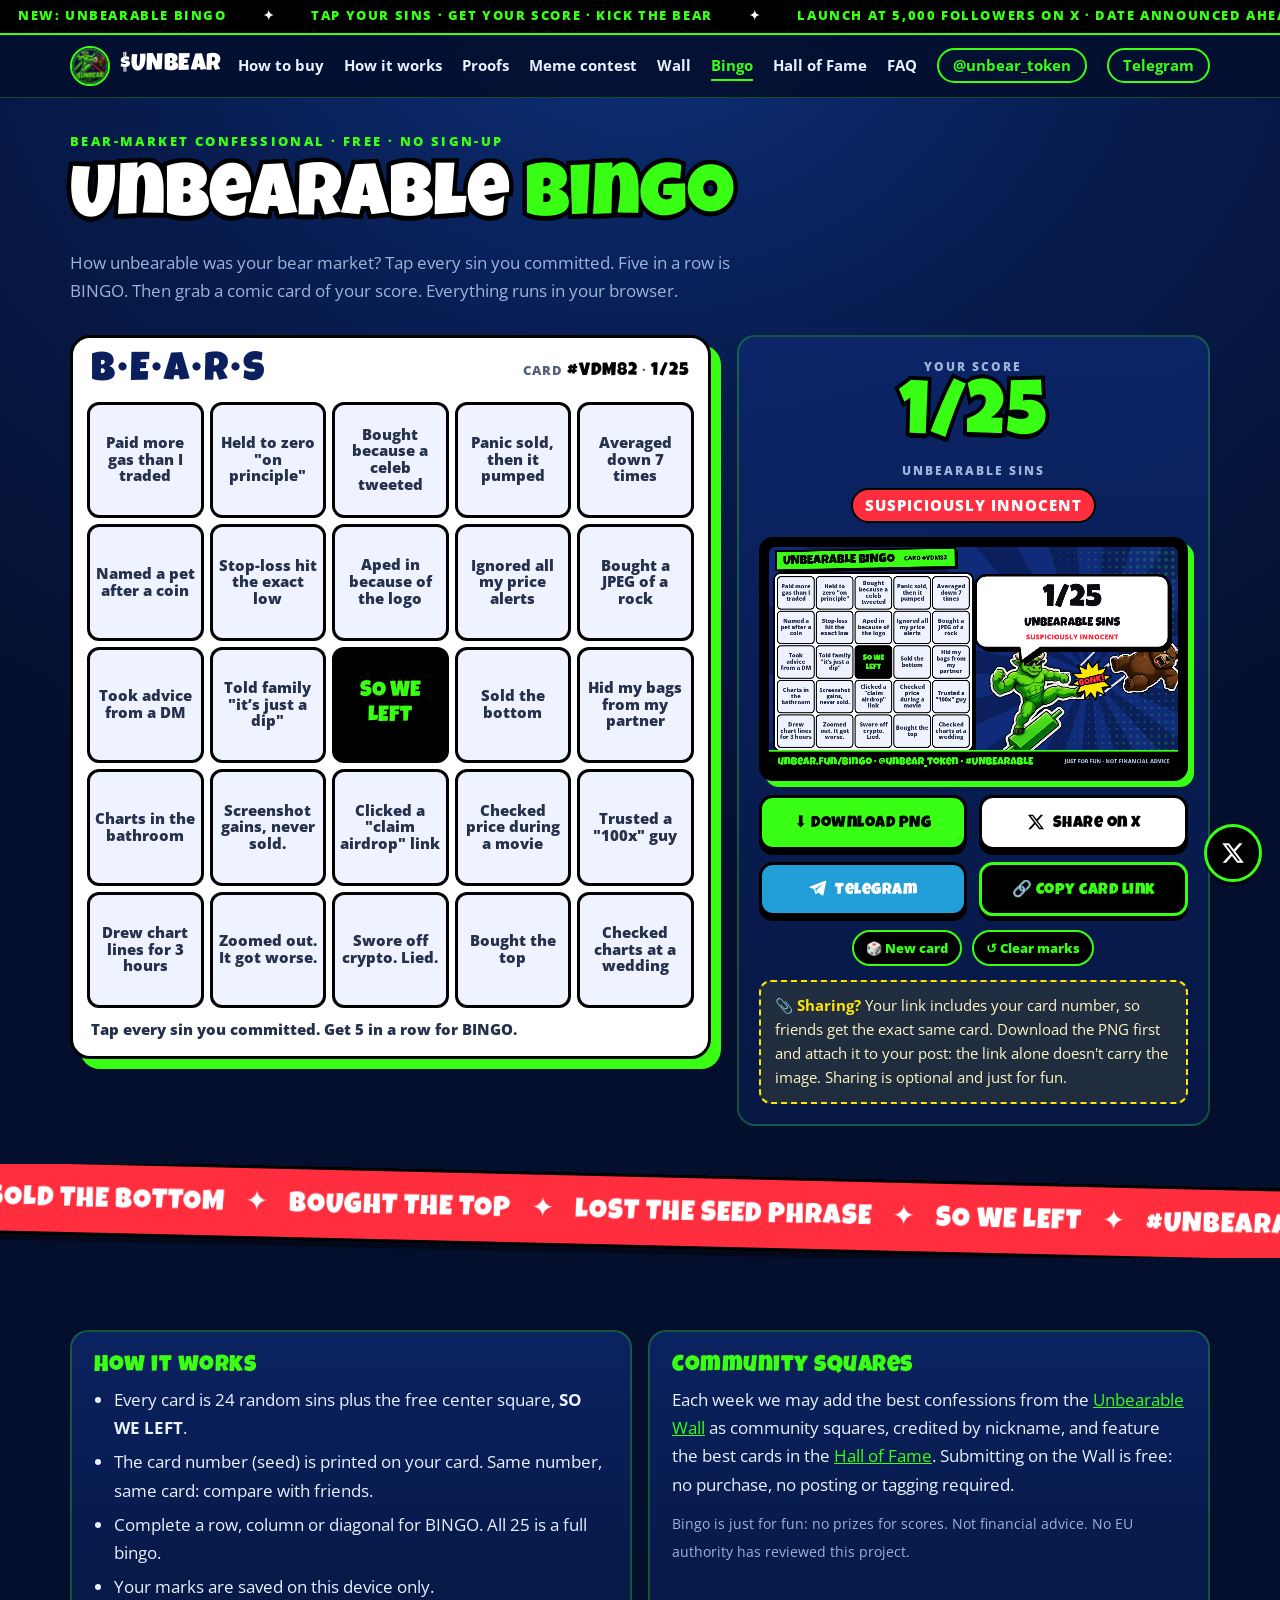
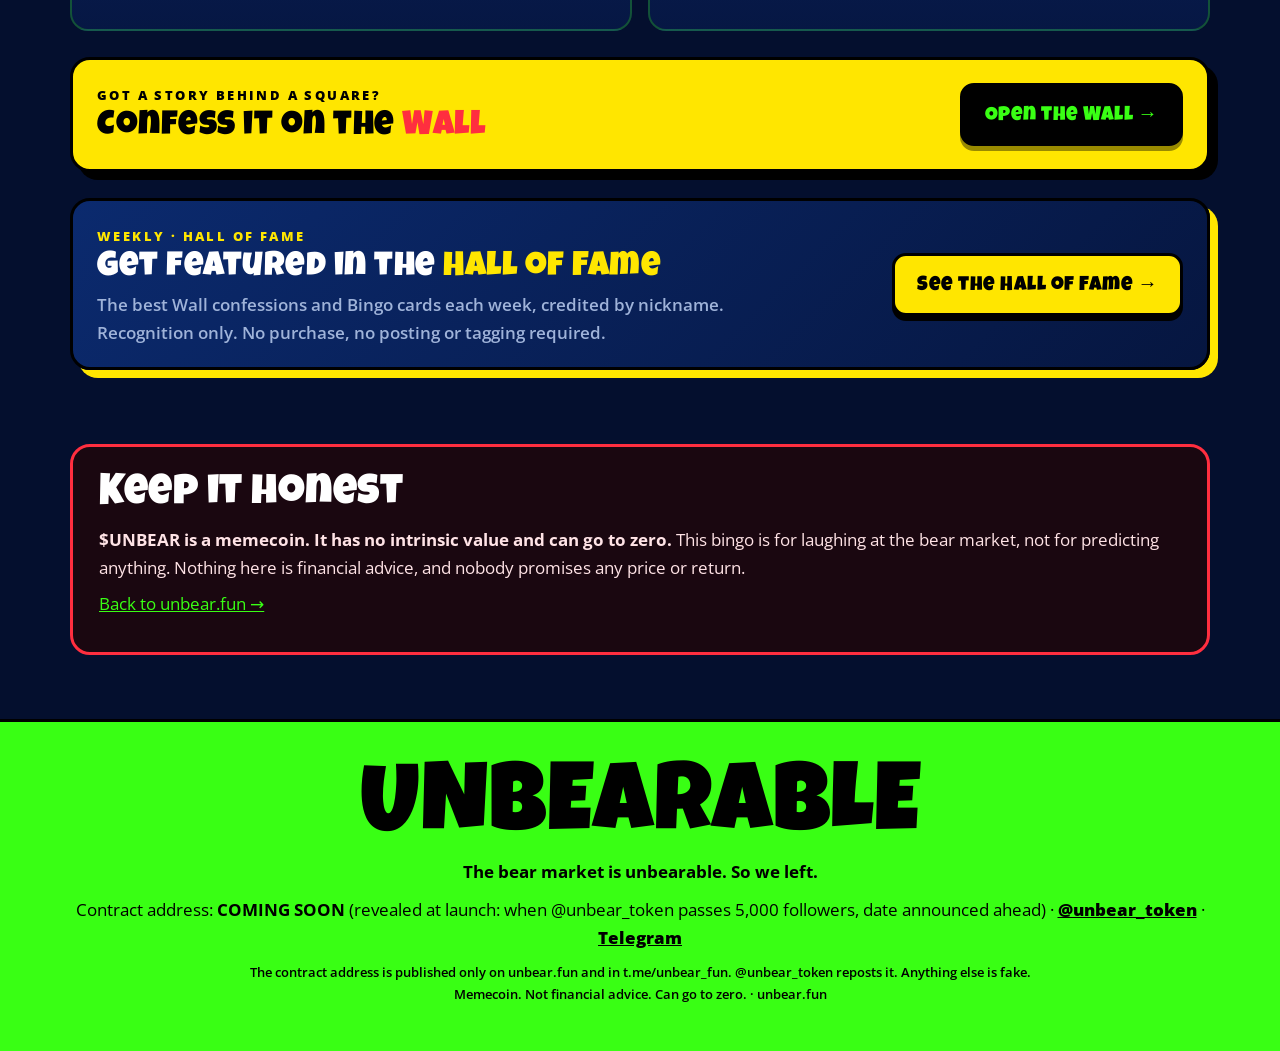
<file: bingo.html>
<!doctype html>
<html lang="en">
<head>
<meta charset="utf-8">
<meta name="viewport" content="width=device-width, initial-scale=1, viewport-fit=cover">
<title>Unbearable Bingo: how unbearable was your bear market? | $UNBEAR</title>
<meta name="description" content="A 5x5 bingo card of bear-market sins. Tap what you did, get your score and a comic card to share. Free, runs in your browser. #UNBEARABLE">
<meta name="theme-color" content="#040f2e">
<meta name="robots" content="index, follow">
<link rel="canonical" href="https://unbear.fun/bingo.html">
<meta property="og:type" content="website">
<meta property="og:site_name" content="Unbearable ($UNBEAR)">
<meta property="og:url" content="https://unbear.fun/bingo.html">
<meta property="og:title" content="Unbearable Bingo: how unbearable was your bear market?">
<meta property="og:description" content="Sold the bottom? Checked charts at a wedding? Score your bear-market sins out of 25.">
<meta property="og:image" content="https://unbear.fun/og-bingo.jpg">
<meta property="og:image:width" content="1200">
<meta property="og:image:height" content="630">
<meta property="og:image:alt" content="Comic bingo card of bear-market sins with a score, while a green bull kicks a bear out of the frame">
<meta name="twitter:card" content="summary_large_image">
<meta name="twitter:site" content="@unbear_token">
<meta name="twitter:title" content="Unbearable Bingo">
<meta name="twitter:description" content="How unbearable was your bear market? Score your sins out of 25.">
<meta name="twitter:image" content="https://unbear.fun/og-bingo.jpg">
<link rel="icon" href="favicon.ico" sizes="any">
<link rel="icon" type="image/png" sizes="32x32" href="favicon-32.png">
<link rel="apple-touch-icon" href="apple-touch-icon.png">
<link rel="manifest" href="site.webmanifest">
<link rel="preload" href="fonts/luckiest-guy.woff2" as="font" type="font/woff2" crossorigin>
<link rel="preload" href="fonts/opensans-latin.woff2" as="font" type="font/woff2" crossorigin>
<link rel="preload" href="assets/bull_sticker.webp" as="image">
<link rel="preload" href="assets/bear_sticker.webp" as="image">
<link rel="stylesheet" href="styles.css">
</head>
<body class="wall-page bingo-page">
<a class="skip" href="#main">Skip to content</a>

<div class="ticker" aria-label="Announcements">
  <div><span>New: Unbearable Bingo</span><span>Tap your sins · Get your score · Kick the bear</span><span>Launch at 5,000 followers on X · date announced ahead</span><span>Contract only on unbear.fun + in t.me/unbear_fun. @unbear_token reposts it. Anything else is fake.</span><span>Not financial advice</span></div>
  <div aria-hidden="true"><span>New: Unbearable Bingo</span><span>Tap your sins · Get your score · Kick the bear</span><span>Launch at 5,000 followers on X · date announced ahead</span><span>Contract only on unbear.fun + in t.me/unbear_fun. @unbear_token reposts it. Anything else is fake.</span><span>Not financial advice</span></div>
</div>

<header class="hdr"><div class="wrap">
  <a class="brand display" href="./"><img src="favicon-32.png" srcset="icon-192.png 2x" alt="" width="40" height="40">$UNBEAR</a>
  <nav class="links" aria-label="Main"><a href="./#buy">How to buy</a><a href="./#how">How it works</a><a href="./#proofs">Proofs</a><a href="./#contest">Meme contest</a><a href="wall.html">Wall</a><a href="bingo.html" aria-current="page">Bingo</a><a href="./#halloffame">Hall of Fame</a><a href="./#faq">FAQ</a><a class="xbtn" href="https://x.com/unbear_token" target="_blank" rel="noopener">@unbear_token</a><a class="xbtn" href="https://t.me/unbear_fun" target="_blank" rel="noopener">Telegram</a></nav>
  <button class="burger" type="button" aria-label="Open menu" aria-expanded="false" aria-controls="mmenu"><i></i></button>
</div></header>

<nav class="mmenu" id="mmenu" aria-label="Mobile menu">
  <a href="./#buy"><span>01</span>How to buy</a>
  <a href="./#how"><span>02</span>How it works</a>
  <a href="./#proofs"><span>03</span>Proofs</a>
  <a href="./#contest"><span>04</span>Meme contest</a>
  <a href="wall.html"><span>05</span>The Wall</a>
  <a href="bingo.html" aria-current="page"><span>06</span>Bingo</a>
  <a href="./#halloffame"><span>07</span>Hall of Fame</a>
  <a href="./#faq"><span>08</span>FAQ</a>
  <a href="https://x.com/unbear_token" target="_blank" rel="noopener"><span>09</span>Follow on X</a>
  <a href="https://t.me/unbear_fun" target="_blank" rel="noopener"><span>10</span>Telegram</a>
  <img class="mbear" src="assets/bear_sticker.webp" alt="" width="420" height="399" loading="lazy">
  <div class="mfoot">Contract address: <strong style="color:var(--neon)" data-ca-slot="short">COMING SOON</strong> · launch at 5,000 followers on X</div>
</nav>

<main id="main">
<section class="wall-hero" id="play"><div class="wrap">
  <span class="kicker">Bear-market confessional · free · no sign-up</span>
  <h1 class="display wall-title">Unbearable <em>Bingo</em></h1>
  <p class="lead">How unbearable was your bear market? Tap every sin you committed. Five in a row is BINGO. Then grab a comic card of your score. Everything runs in your browser.</p>

  <div class="bingo">
    <div class="bboard">
      <div class="bhead"><span class="display">B·E·A·R·S</span><span class="bseedlbl">Card <b id="bseed">#-----</b> · <b id="bscore2">1/25</b></span></div>
      <div class="bgrid" id="bgrid" role="group" aria-label="Bingo card: tap the sins you committed"></div>
      <p class="bstatus" id="bstatus" role="status" aria-live="polite"></p>
    </div>

    <div class="card bside">
      <div class="bscorebox"><span class="lbl">Your score</span><b class="display" id="bscore">1/25</b><span class="lbl">unbearable sins</span><span class="verdict" id="bverdict">SUSPICIOUSLY INNOCENT</span></div>
      <div class="cardframe"><canvas id="bcard" width="1200" height="675" role="img" aria-label="Preview of your shareable bingo card image"></canvas></div>
      <div class="actions">
        <button class="btn btn-g" type="button" id="dl">⬇ Download PNG</button>
        <a class="btn btn-x" id="xshare" href="https://x.com/intent/post?url=https%3A%2F%2Funbear.fun%2Fbingo.html" target="_blank" rel="noopener"><svg viewBox="0 0 24 24" aria-hidden="true"><path d="M18.244 2.25h3.308l-7.227 8.26 8.502 11.24H16.17l-5.214-6.817L4.99 21.75H1.68l7.73-8.835L1.254 2.25H8.08l4.713 6.231zm-1.161 17.52h1.833L7.084 4.126H5.117z"/></svg>Share on X</a>
        <a class="btn btn-tg" id="tgshare" aria-label="Share on Telegram" href="https://t.me/share/url?url=https%3A%2F%2Funbear.fun%2Fbingo.html" target="_blank" rel="noopener"><svg viewBox="0 0 24 24" aria-hidden="true"><path d="M21.8 2.2 2.7 9.6c-1.3.5-1.3 1.3-.2 1.6l4.9 1.5 1.9 5.9c.2.6.1.8.8.8l2.6-2.5 5.1 3.8c.9.5 1.5.2 1.7-.9l3.4-16c.3-1.3-.5-1.9-1.1-1.5ZM9.2 12.4l10-6.3-8.2 7.6-.6 3.2-1.2-4.5Z"/></svg><span class="sh">Share on </span>Telegram</a>
        <button class="btn btn-o2" type="button" id="copylink">🔗 Copy card link</button>
        <button class="btn btn-o2" type="button" id="wshare" hidden>📲 Share image</button>
      </div>
      <div class="bctl"><button type="button" class="reroll" id="bnew">🎲 New card</button><button type="button" class="reroll" id="breset">↺ Clear marks</button></div>
      <p class="attach">📎 <strong>Sharing?</strong> Your link includes your card number, so friends get the exact same card. Download the PNG first and attach it to your post: the link alone doesn't carry the image. Sharing is optional and just for fun.</p>
    </div>
  </div>
</div></section>

<div class="bandwrap"><div class="band alt" aria-hidden="true"><div><span>SOLD THE BOTTOM<i>✦</i>BOUGHT THE TOP<i>✦</i>LOST THE SEED PHRASE<i>✦</i>SO WE LEFT<i>✦</i>#UNBEARABLE<i>✦</i>NOT FINANCIAL ADVICE<i>✦</i></span></div><div><span>SOLD THE BOTTOM<i>✦</i>BOUGHT THE TOP<i>✦</i>LOST THE SEED PHRASE<i>✦</i>SO WE LEFT<i>✦</i>#UNBEARABLE<i>✦</i>NOT FINANCIAL ADVICE<i>✦</i></span></div></div></div>

<section id="how-bingo"><div class="wrap">
  <div class="split">
    <div class="card">
      <h3>How it works</h3>
      <ul class="clean">
        <li>Every card is 24 random sins plus the free center square, <strong>SO WE LEFT</strong>.</li>
        <li>The card number (seed) is printed on your card. Same number, same card: compare with friends.</li>
        <li>Complete a row, column or diagonal for BINGO. All 25 is a full bingo.</li>
        <li>Your marks are saved on this device only.</li>
      </ul>
    </div>
    <div class="card">
      <h3>Community squares</h3>
      <p>Each week we may add the best confessions from the <a href="wall.html">Unbearable Wall</a> as community squares, credited by nickname, and feature the best cards in the <a href="./#halloffame">Hall of Fame</a>. Submitting on the Wall is free: no purchase, no posting or tagging required.</p>
      <small>Bingo is just for fun: no prizes for scores. Not financial advice. No EU authority has reviewed this project.</small>
    </div>
  </div>
  <div class="wallmini">
    <div><span class="kicker">Got a story behind a square?</span><h3 class="display">Confess it on the <em>Wall</em></h3></div>
    <a class="btn btn-g" href="wall.html">Open the Wall →</a>
  </div>
  <div class="wallmini hofmini">
    <div><span class="kicker">Weekly · Hall of Fame</span><h3 class="display">Get featured in the <em>Hall of Fame</em></h3><p>The best Wall confessions and Bingo cards each week, credited by nickname. Recognition only. No purchase, no posting or tagging required.</p></div>
    <a class="btn" href="./#halloffame">See the Hall of Fame →</a>
  </div>
</div></section>

<section class="wall-back" style="padding-top:10px"><div class="wrap">
  <div class="disclaimer">
    <h2 class="display">Keep it honest</h2>
    <p><strong>$UNBEAR is a memecoin. It has no intrinsic value and can go to zero.</strong> This bingo is for laughing at the bear market, not for predicting anything. Nothing here is financial advice, and nobody promises any price or return.</p>
    <p><a href="./">Back to unbear.fun →</a></p>
  </div>
</div></section>
</main>

<footer><div class="wrap">
  <div class="big display">UNBEARABLE</div>
  <div style="font-weight:700">The bear market is unbearable. So we left.</div>
  <div style="margin-top:10px">Contract address: <strong data-ca-slot="full">COMING SOON</strong> <span data-ca-hide>(revealed at launch: when @unbear_token passes 5,000 followers, date announced ahead)</span><span data-ca-hide> · </span><a href="https://x.com/unbear_token" target="_blank" rel="noopener">@unbear_token</a> · <a href="https://t.me/unbear_fun" target="_blank" rel="noopener">Telegram</a></div>
  <div class="fine">The contract address is published only on unbear.fun and in t.me/unbear_fun. @unbear_token reposts it. Anything else is fake.<br>Memecoin. Not financial advice. Can go to zero. · unbear.fun</div>
</div></footer>

<a class="fab" href="https://x.com/unbear_token" target="_blank" rel="noopener" aria-label="$UNBEAR on X (@unbear_token)"><svg viewBox="0 0 24 24" aria-hidden="true"><path d="M18.244 2.25h3.308l-7.227 8.26 8.502 11.24H16.17l-5.214-6.817L4.99 21.75H1.68l7.73-8.835L1.254 2.25H8.08l4.713 6.231zm-1.161 17.52h1.833L7.084 4.126H5.117z"/></svg></a>

<nav class="bnav" aria-label="Quick navigation">
  <a href="./"><svg viewBox="0 0 24 24" aria-hidden="true"><path d="M3 11l9-7 9 7v9a1 1 0 0 1-1 1h-5v-6H9v6H4a1 1 0 0 1-1-1z"/></svg>Home</a>
  <a href="./#proofs"><svg viewBox="0 0 24 24" aria-hidden="true"><path d="M12 3l8 4v5c0 5-3.5 8-8 9-4.5-1-8-4-8-9V7z"/><path d="M9 12l2 2 4-4"/></svg>Proofs</a>
  <a href="./#buy" class="buy"><b><svg viewBox="0 0 24 24" aria-hidden="true"><path d="M6 6h15l-1.5 9h-12z"/><path d="M6 6L5 3H2"/><circle cx="9" cy="20" r="1.5"/><circle cx="18" cy="20" r="1.5"/></svg></b><span>Buy</span></a>
  <a href="wall.html"><svg viewBox="0 0 24 24" aria-hidden="true"><path d="M4 5h16v11H9l-5 4z"/><path d="M8 9h8M8 12h5"/></svg>Wall</a>
  <a href="bingo.html" class="on" aria-current="page"><svg viewBox="0 0 24 24" aria-hidden="true"><rect x="3" y="3" width="18" height="18" rx="3"/><path d="M9 3v18M15 3v18M3 9h18M3 15h18"/></svg>Bingo</a>
  <a href="https://x.com/unbear_token" target="_blank" rel="noopener"><svg class="xlogo" viewBox="0 0 24 24" aria-hidden="true"><path d="M18.244 2.25h3.308l-7.227 8.26 8.502 11.24H16.17l-5.214-6.817L4.99 21.75H1.68l7.73-8.835L1.254 2.25H8.08l4.713 6.231zm-1.161 17.52h1.833L7.084 4.126H5.117z"/></svg>Follow</a>
</nav>
<div class="toast" id="toast" role="status" aria-live="polite"></div>
<script src="bingo.js" defer></script>
<script src="ca.js" defer></script>
</body>
</html>
</file>
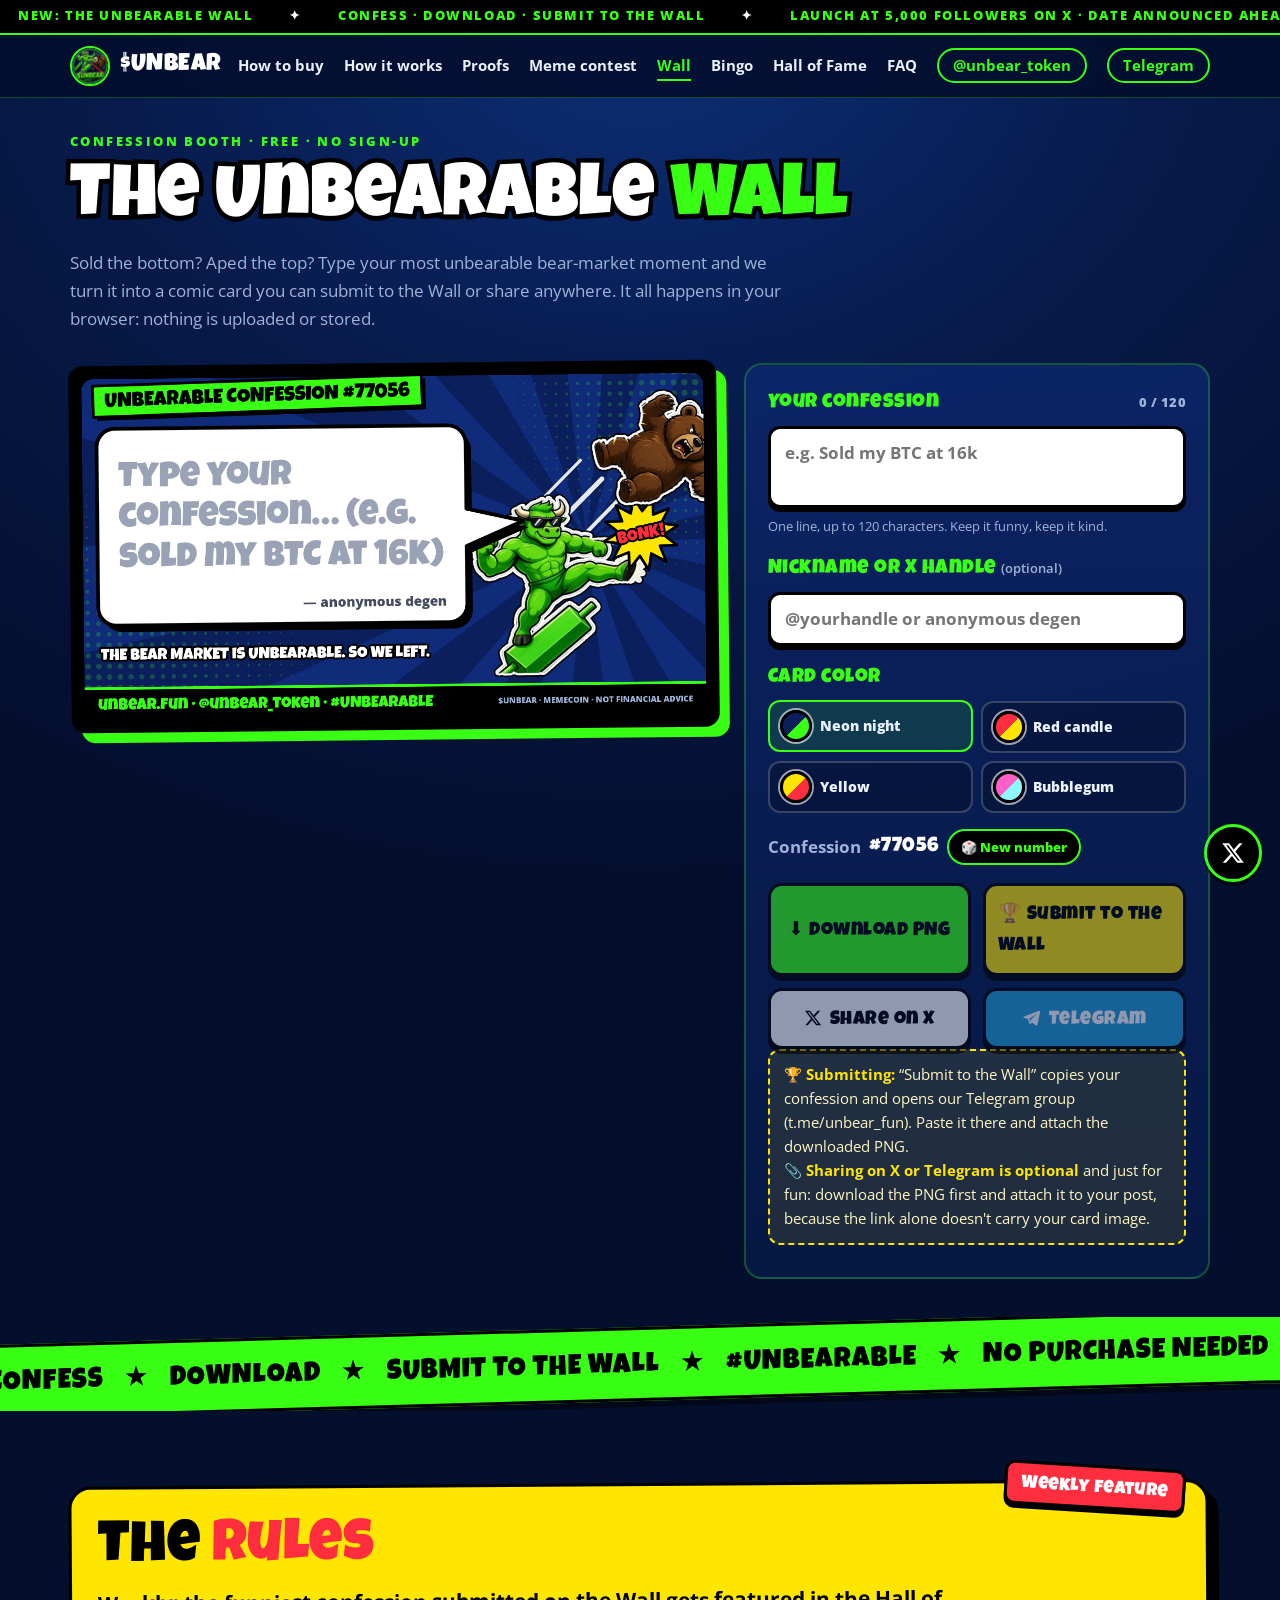
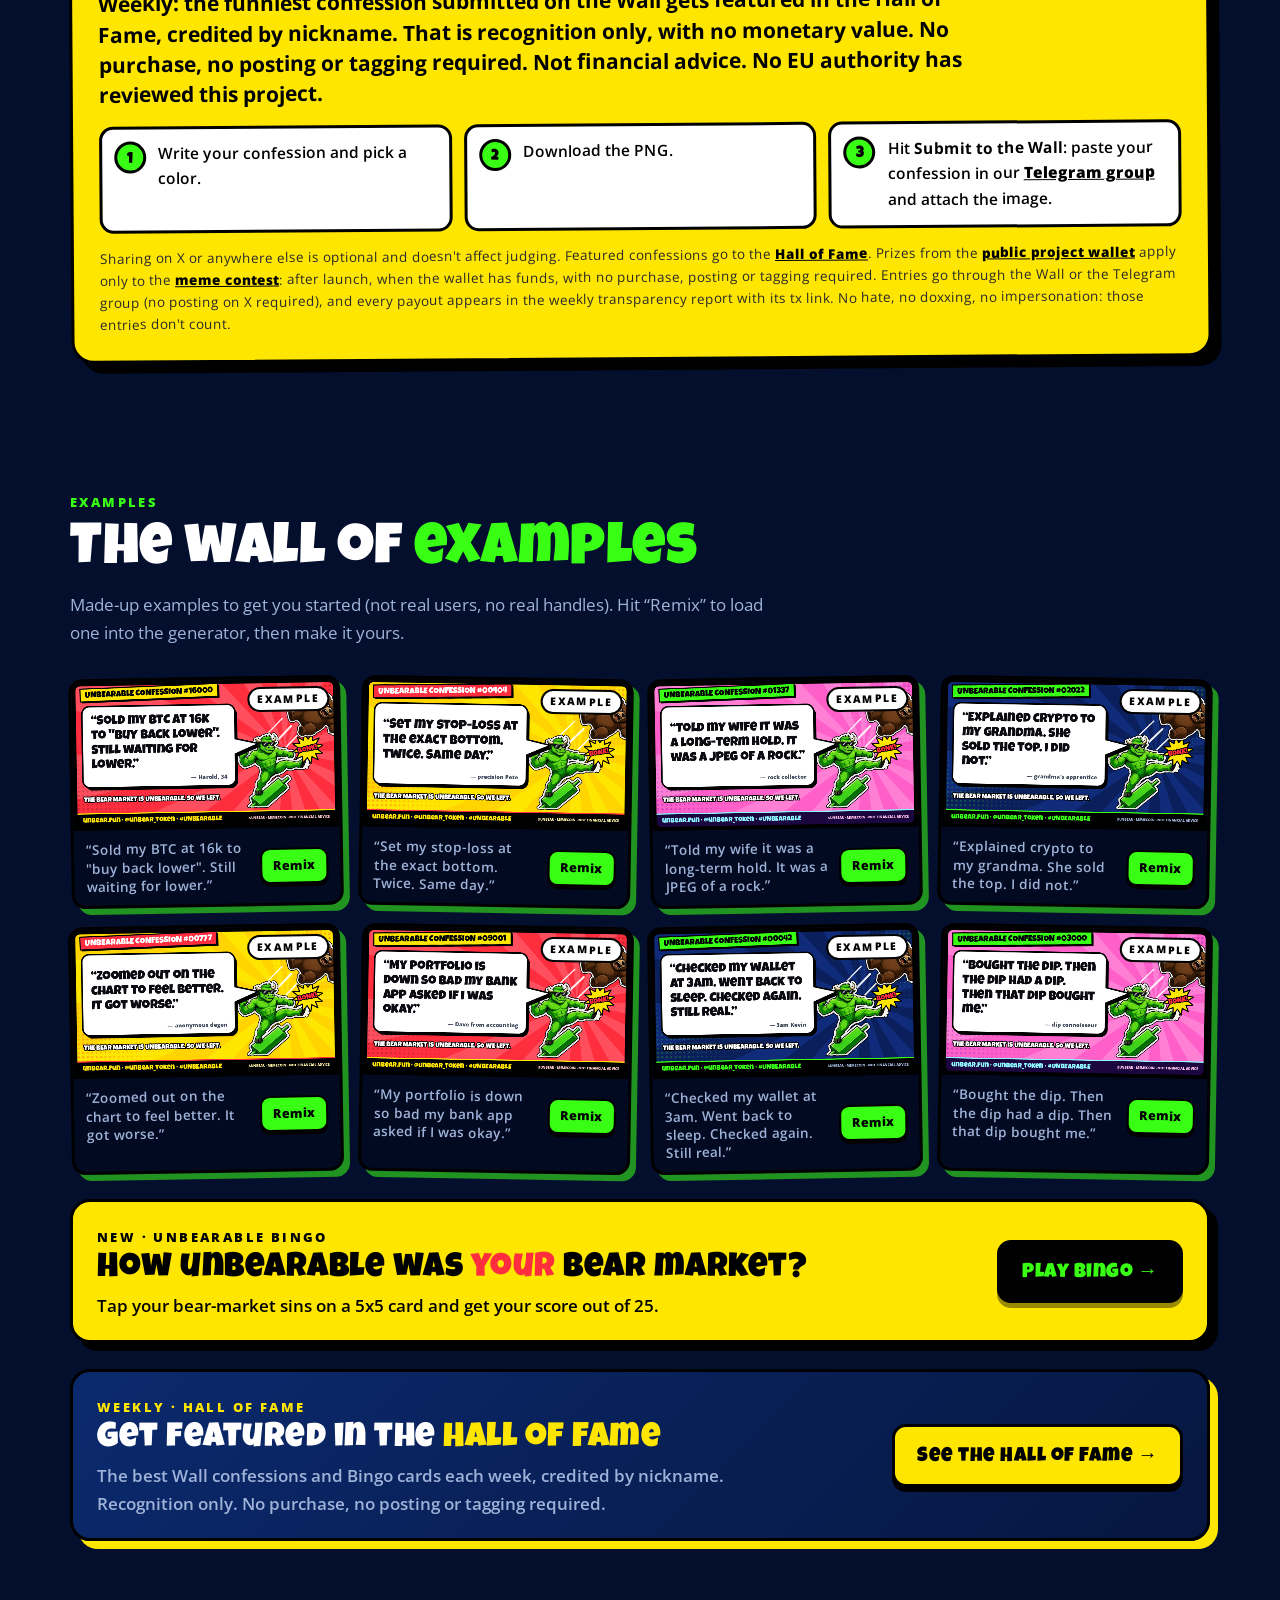
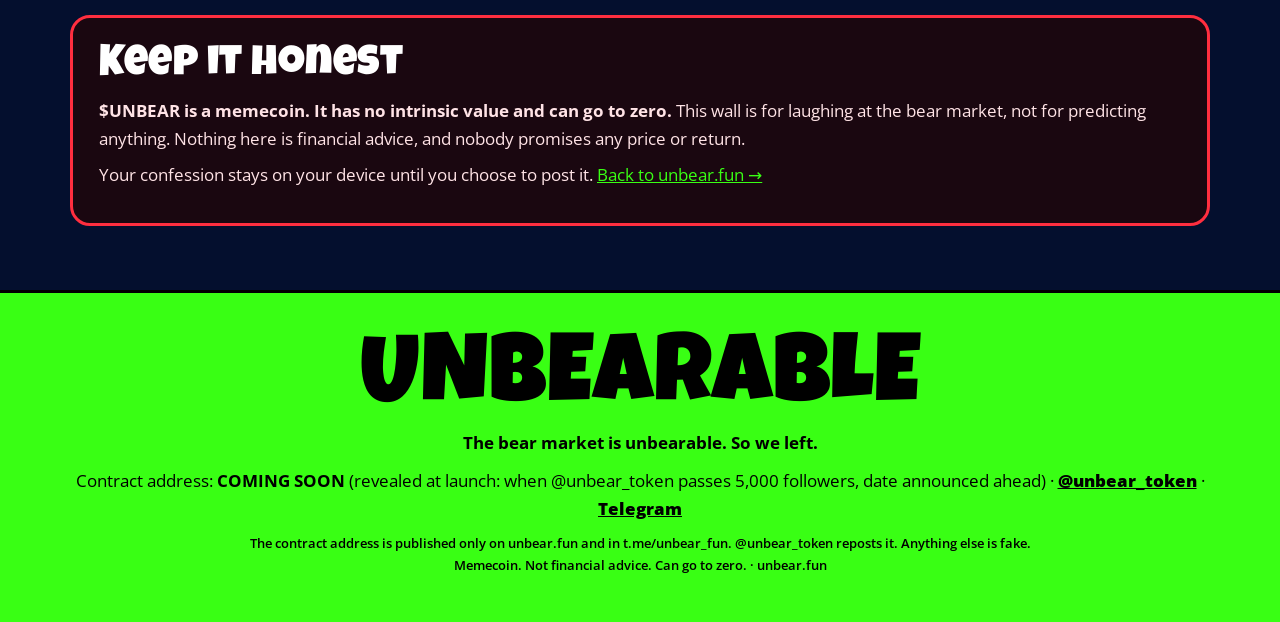
<file: wall.html>
<!doctype html>
<html lang="en">
<head>
<meta charset="utf-8">
<meta name="viewport" content="width=device-width, initial-scale=1, viewport-fit=cover">
<title>Unbearable Wall: bear-market confession card generator | $UNBEAR</title>
<meta name="description" content="Confess your most unbearable bear-market moment and turn it into a comic card for X. Free, runs in your browser, nothing is uploaded. #UNBEARABLE">
<meta name="theme-color" content="#040f2e">
<meta name="robots" content="index, follow">
<link rel="canonical" href="https://unbear.fun/wall.html">
<meta property="og:type" content="website">
<meta property="og:site_name" content="Unbearable ($UNBEAR)">
<meta property="og:url" content="https://unbear.fun/wall.html">
<meta property="og:title" content="The Unbearable Wall: confess your bear-market pain">
<meta property="og:description" content="Sold at the bottom? Bought the top? Make a comic confession card and post it with #UNBEARABLE.">
<meta property="og:image" content="https://unbear.fun/og-wall.jpg">
<meta property="og:image:width" content="1200">
<meta property="og:image:height" content="630">
<meta property="og:image:alt" content="Comic card: an unbearable confession in a speech bubble while a green bull kicks a bear out of the frame">
<meta name="twitter:card" content="summary_large_image">
<meta name="twitter:site" content="@unbear_token">
<meta name="twitter:title" content="The Unbearable Wall">
<meta name="twitter:description" content="Confess your most unbearable bear-market moment. Make the card, post it with #UNBEARABLE.">
<meta name="twitter:image" content="https://unbear.fun/og-wall.jpg">
<link rel="icon" href="favicon.ico" sizes="any">
<link rel="icon" type="image/png" sizes="32x32" href="favicon-32.png">
<link rel="apple-touch-icon" href="apple-touch-icon.png">
<link rel="manifest" href="site.webmanifest">
<link rel="preload" href="fonts/luckiest-guy.woff2" as="font" type="font/woff2" crossorigin>
<link rel="preload" href="fonts/opensans-latin.woff2" as="font" type="font/woff2" crossorigin>
<link rel="preload" href="assets/bull_sticker.webp" as="image">
<link rel="preload" href="assets/bear_sticker.webp" as="image">
<link rel="stylesheet" href="styles.css">
</head>
<body class="wall-page">
<a class="skip" href="#main">Skip to content</a>

<div class="ticker" aria-label="Announcements">
  <div><span>New: the Unbearable Wall</span><span>Confess · Download · Submit to the Wall</span><span>Launch at 5,000 followers on X · date announced ahead</span><span>Contract only on unbear.fun + in t.me/unbear_fun. @unbear_token reposts it. Anything else is fake.</span><span>Not financial advice</span></div>
  <div aria-hidden="true"><span>New: the Unbearable Wall</span><span>Confess · Download · Submit to the Wall</span><span>Launch at 5,000 followers on X · date announced ahead</span><span>Contract only on unbear.fun + in t.me/unbear_fun. @unbear_token reposts it. Anything else is fake.</span><span>Not financial advice</span></div>
</div>

<header class="hdr"><div class="wrap">
  <a class="brand display" href="./"><img src="favicon-32.png" srcset="icon-192.png 2x" alt="" width="40" height="40">$UNBEAR</a>
  <nav class="links" aria-label="Main"><a href="./#buy">How to buy</a><a href="./#how">How it works</a><a href="./#proofs">Proofs</a><a href="./#contest">Meme contest</a><a href="wall.html" aria-current="page">Wall</a><a href="bingo.html">Bingo</a><a href="./#halloffame">Hall of Fame</a><a href="./#faq">FAQ</a><a class="xbtn" href="https://x.com/unbear_token" target="_blank" rel="noopener">@unbear_token</a><a class="xbtn" href="https://t.me/unbear_fun" target="_blank" rel="noopener">Telegram</a></nav>
  <button class="burger" type="button" aria-label="Open menu" aria-expanded="false" aria-controls="mmenu"><i></i></button>
</div></header>

<nav class="mmenu" id="mmenu" aria-label="Mobile menu">
  <a href="./#buy"><span>01</span>How to buy</a>
  <a href="./#how"><span>02</span>How it works</a>
  <a href="./#proofs"><span>03</span>Proofs</a>
  <a href="./#contest"><span>04</span>Meme contest</a>
  <a href="wall.html" aria-current="page"><span>05</span>The Wall</a>
  <a href="bingo.html"><span>06</span>Bingo</a>
  <a href="./#halloffame"><span>07</span>Hall of Fame</a>
  <a href="./#faq"><span>08</span>FAQ</a>
  <a href="https://x.com/unbear_token" target="_blank" rel="noopener"><span>09</span>Follow on X</a>
  <a href="https://t.me/unbear_fun" target="_blank" rel="noopener"><span>10</span>Telegram</a>
  <img class="mbear" src="assets/bear_sticker.webp" alt="" width="420" height="399" loading="lazy">
  <div class="mfoot">Contract address: <strong style="color:var(--neon)" data-ca-slot="short">COMING SOON</strong> · launch at 5,000 followers on X</div>
</nav>

<main id="main">
<section class="wall-hero" id="maker"><div class="wrap">
  <span class="kicker">Confession booth · free · no sign-up</span>
  <h1 class="display wall-title">The Unbearable <em>Wall</em></h1>
  <p class="lead">Sold the bottom? Aped the top? Type your most unbearable bear-market moment and we turn it into a comic card you can submit to the Wall or share anywhere. It all happens in your browser: nothing is uploaded or stored.</p>

  <div class="maker">
    <div class="preview">
      <div class="cardframe"><canvas id="card" width="1200" height="675" role="img" aria-label="Live preview of your confession card"></canvas></div>
    </div>

    <form class="card mform" id="mform" autocomplete="off" onsubmit="return false">
      <div class="field">
        <div class="flabel"><label for="confession">Your confession</label><span class="chars" id="count-chars" aria-live="polite">0 / 120</span></div>
        <textarea id="confession" rows="2" maxlength="120" placeholder="e.g. Sold my BTC at 16k" enterkeyhint="done" spellcheck="true" aria-describedby="conf-hint"></textarea>
        <small id="conf-hint">One line, up to 120 characters. Keep it funny, keep it kind.</small>
      </div>
      <div class="field">
        <div class="flabel"><label for="handle">Nickname or X handle <span class="opt">(optional)</span></label></div>
        <input id="handle" type="text" maxlength="30" placeholder="@yourhandle or anonymous degen" autocapitalize="off" spellcheck="false">
      </div>
      <fieldset class="field themes">
        <legend class="flabel">Card color</legend>
        <div class="swatches">
        <label class="sw sw-neon"><input type="radio" name="theme" value="neon" checked><span>Neon night</span></label>
        <label class="sw sw-red"><input type="radio" name="theme" value="red"><span>Red candle</span></label>
        <label class="sw sw-yellow"><input type="radio" name="theme" value="yellow"><span>Yellow</span></label>
        <label class="sw sw-bubblegum"><input type="radio" name="theme" value="bubblegum"><span>Bubblegum</span></label>
        </div>
      </fieldset>
      <div class="numrow">Confession <b id="numlbl">#00000</b> <button type="button" class="reroll" id="reroll" aria-label="Pick a new random confession number">🎲 New number</button></div>

      <div class="actions">
        <button class="btn btn-g" type="button" id="dl">⬇ Download PNG</button>
        <a class="btn btn-sub" id="submit" href="https://t.me/unbear_fun" target="_blank" rel="noopener">🏆 Submit to the Wall</a>
        <button class="btn btn-o2" type="button" id="wshare" hidden>📲 Share image</button>
        <a class="btn btn-tg" id="tgshare" aria-label="Share on Telegram" href="https://t.me/share/url?url=https%3A%2F%2Funbear.fun%2Fwall.html" target="_blank" rel="noopener"><svg viewBox="0 0 24 24" aria-hidden="true"><path d="M21.8 2.2 2.7 9.6c-1.3.5-1.3 1.3-.2 1.6l4.9 1.5 1.9 5.9c.2.6.1.8.8.8l2.6-2.5 5.1 3.8c.9.5 1.5.2 1.7-.9l3.4-16c.3-1.3-.5-1.9-1.1-1.5ZM9.2 12.4l10-6.3-8.2 7.6-.6 3.2-1.2-4.5Z"/></svg><span class="sh">Share on </span>Telegram</a>
        <a class="btn btn-x" id="xshare" href="https://x.com/intent/post?url=https%3A%2F%2Funbear.fun%2Fwall.html" target="_blank" rel="noopener"><svg viewBox="0 0 24 24" aria-hidden="true"><path d="M18.244 2.25h3.308l-7.227 8.26 8.502 11.24H16.17l-5.214-6.817L4.99 21.75H1.68l7.73-8.835L1.254 2.25H8.08l4.713 6.231zm-1.161 17.52h1.833L7.084 4.126H5.117z"/></svg>Share on X</a>
      </div>
      <p class="attach">🏆 <strong>Submitting:</strong> “Submit to the Wall” copies your confession and opens our Telegram group (t.me/unbear_fun). Paste it there and attach the downloaded PNG. <br>📎 <strong>Sharing on X or Telegram is optional</strong> and just for fun: download the PNG first and attach it to your post, because the link alone doesn't carry your card image.</p>
    </form>
  </div>
</div></section>

<div class="bandwrap"><div class="band" aria-hidden="true"><div><span>CONFESS<i>★</i>DOWNLOAD<i>★</i>SUBMIT TO THE WALL<i>★</i>#UNBEARABLE<i>★</i>NO PURCHASE NEEDED<i>★</i>NOT FINANCIAL ADVICE<i>★</i></span></div><div><span>CONFESS<i>★</i>DOWNLOAD<i>★</i>SUBMIT TO THE WALL<i>★</i>#UNBEARABLE<i>★</i>NO PURCHASE NEEDED<i>★</i>NOT FINANCIAL ADVICE<i>★</i></span></div></div></div>

<section id="rules" class="wall-rules"><div class="wrap">
  <div class="rulebox">
    <span class="rtag display">Weekly feature</span>
    <h2 class="display">The <em>rules</em></h2>
    <p class="rtext"><strong>Weekly: the funniest confession submitted on the Wall gets featured in the Hall of Fame, credited by nickname. That is recognition only, with no monetary value. No purchase, no posting or tagging required. Not financial advice. No EU authority has reviewed this project.</strong></p>
    <ol class="rsteps">
      <li><b>1</b>Write your confession and pick a color.</li>
      <li><b>2</b>Download the PNG.</li>
      <li><b>3</b>Hit <strong>Submit to the Wall</strong>: paste your confession in our <a href="https://t.me/unbear_fun" target="_blank" rel="noopener">Telegram group</a> and attach the image.</li>
    </ol>
    <small>Sharing on X or anywhere else is optional and doesn't affect judging. Featured confessions go to the <a href="./#halloffame">Hall of Fame</a>. Prizes from the <a href="https://robinhoodchain.blockscout.com/address/0xb80367b8871533A036E7e72ce5d40B9DaFC2CeC0" target="_blank" rel="noopener">public project wallet</a> apply only to the <a href="./#contest">meme contest</a>: after launch, when the wallet has funds, with no purchase, posting or tagging required. Entries go through the Wall or the Telegram group (no posting on X required), and every payout appears in the weekly transparency report with its tx link. No hate, no doxxing, no impersonation: those entries don't count.</small>
  </div>
</div></section>

<section id="examples" class="wall-examples"><div class="wrap">
  <span class="kicker">Examples</span>
  <h2 class="display">The wall of <em>examples</em></h2>
  <p class="lead">Made-up examples to get you started (not real users, no real handles). Hit “Remix” to load one into the generator, then make it yours.</p>
  <div class="exwall" id="exwall"></div>
  <div class="wallmini bingomini">
    <div><span class="kicker">New · Unbearable Bingo</span><h3 class="display">How unbearable was <em>your</em> bear market?</h3><p>Tap your bear-market sins on a 5x5 card and get your score out of 25.</p></div>
    <a class="btn btn-g" href="bingo.html">Play Bingo →</a>
  </div>
  <div class="wallmini hofmini">
    <div><span class="kicker">Weekly · Hall of Fame</span><h3 class="display">Get featured in the <em>Hall of Fame</em></h3><p>The best Wall confessions and Bingo cards each week, credited by nickname. Recognition only. No purchase, no posting or tagging required.</p></div>
    <a class="btn" href="./#halloffame">See the Hall of Fame →</a>
  </div>
</div></section>

<section class="wall-back" style="padding-top:10px"><div class="wrap">
  <div class="disclaimer">
    <h2 class="display">Keep it honest</h2>
    <p><strong>$UNBEAR is a memecoin. It has no intrinsic value and can go to zero.</strong> This wall is for laughing at the bear market, not for predicting anything. Nothing here is financial advice, and nobody promises any price or return.</p>
    <p>Your confession stays on your device until you choose to post it. <a href="./">Back to unbear.fun →</a></p>
  </div>
</div></section>
</main>

<footer><div class="wrap">
  <div class="big display">UNBEARABLE</div>
  <div style="font-weight:700">The bear market is unbearable. So we left.</div>
  <div style="margin-top:10px">Contract address: <strong data-ca-slot="full">COMING SOON</strong> <span data-ca-hide>(revealed at launch: when @unbear_token passes 5,000 followers, date announced ahead)</span><span data-ca-hide> · </span><a href="https://x.com/unbear_token" target="_blank" rel="noopener">@unbear_token</a> · <a href="https://t.me/unbear_fun" target="_blank" rel="noopener">Telegram</a></div>
  <div class="fine">The contract address is published only on unbear.fun and in t.me/unbear_fun. @unbear_token reposts it. Anything else is fake.<br>Memecoin. Not financial advice. Can go to zero. · unbear.fun</div>
</div></footer>

<a class="fab" href="https://x.com/unbear_token" target="_blank" rel="noopener" aria-label="$UNBEAR on X (@unbear_token)"><svg viewBox="0 0 24 24" aria-hidden="true"><path d="M18.244 2.25h3.308l-7.227 8.26 8.502 11.24H16.17l-5.214-6.817L4.99 21.75H1.68l7.73-8.835L1.254 2.25H8.08l4.713 6.231zm-1.161 17.52h1.833L7.084 4.126H5.117z"/></svg></a>

<nav class="bnav" aria-label="Quick navigation">
  <a href="./"><svg viewBox="0 0 24 24" aria-hidden="true"><path d="M3 11l9-7 9 7v9a1 1 0 0 1-1 1h-5v-6H9v6H4a1 1 0 0 1-1-1z"/></svg>Home</a>
  <a href="./#proofs"><svg viewBox="0 0 24 24" aria-hidden="true"><path d="M12 3l8 4v5c0 5-3.5 8-8 9-4.5-1-8-4-8-9V7z"/><path d="M9 12l2 2 4-4"/></svg>Proofs</a>
  <a href="./#buy" class="buy"><b><svg viewBox="0 0 24 24" aria-hidden="true"><path d="M6 6h15l-1.5 9h-12z"/><path d="M6 6L5 3H2"/><circle cx="9" cy="20" r="1.5"/><circle cx="18" cy="20" r="1.5"/></svg></b><span>Buy</span></a>
  <a href="wall.html" class="on" aria-current="page"><svg viewBox="0 0 24 24" aria-hidden="true"><path d="M4 5h16v11H9l-5 4z"/><path d="M8 9h8M8 12h5"/></svg>Wall</a>
  <a href="bingo.html"><svg viewBox="0 0 24 24" aria-hidden="true"><rect x="3" y="3" width="18" height="18" rx="3"/><path d="M9 3v18M15 3v18M3 9h18M3 15h18"/></svg>Bingo</a>
  <a href="https://x.com/unbear_token" target="_blank" rel="noopener"><svg class="xlogo" viewBox="0 0 24 24" aria-hidden="true"><path d="M18.244 2.25h3.308l-7.227 8.26 8.502 11.24H16.17l-5.214-6.817L4.99 21.75H1.68l7.73-8.835L1.254 2.25H8.08l4.713 6.231zm-1.161 17.52h1.833L7.084 4.126H5.117z"/></svg>Follow</a>
</nav>
<div class="toast" id="toast" role="status" aria-live="polite"></div>
<script src="wall.js" defer></script>
<script src="ca.js" defer></script>
</body>
</html>
</file>
<file: styles.css>
/* Fonts: Luckiest Guy (Astigmatic, Apache 2.0), Open Sans (SIL OFL 1.1, from the BleameX theme typography) */
@font-face{font-family:"Luckiest Guy";src:url(fonts/luckiest-guy.woff2) format("woff2");font-display:swap}
@font-face{font-family:"Open Sans";font-weight:300 800;font-display:swap;src:url(fonts/opensans-latin.woff2) format("woff2");unicode-range:U+0000-00FF,U+0131,U+0152-0153,U+02BB-02BC,U+02C6,U+02DA,U+02DC,U+0304,U+0308,U+0329,U+2000-206F,U+20AC,U+2122,U+2191,U+2193,U+2212,U+2215,U+FEFF,U+FFFD}
@font-face{font-family:"Open Sans";font-weight:300 800;font-display:swap;src:url(fonts/opensans-latin-ext.woff2) format("woff2");unicode-range:U+0100-02BA,U+02BD-02C5,U+02C7-02CC,U+02CE-02D7,U+02DD-02FF,U+1D00-1DBF,U+1E00-1E9F,U+1EF2-1EFF,U+2020,U+20A0-20AB,U+20AD-20C0,U+2113,U+2C60-2C7F,U+A720-A7FF}

/* Brand tokens + motion tokens borrowed from the BleameX (Dawn-based) theme */
:root{
  --navy:#040f2e;--navy2:#071a4a;--neon:#39ff14;--mint:#eaffe3;--red:#ff2e3f;--yellow:#ffe600;--text:#e8f1ff;--muted:#9fb3d9;--line:rgba(57,255,20,.25);
  --page-width:1180px;--media-radius:22px;--card-radius:18px;
  --duration-short:100ms;--duration-default:200ms;--duration-medium:300ms;--duration-long:500ms;--duration-extra-long:600ms;--duration-extended:3s;
  --ease-out-slow:cubic-bezier(0,0,.3,1);
  --animation-slide-in:slideIn var(--duration-extra-long) var(--ease-out-slow) forwards;
  --animation-fade-in:fadeIn var(--duration-extra-long) var(--ease-out-slow);
  --marquee-speed:28s;--nav-h:62px;--bottom-nav-h:0px;
}
*{box-sizing:border-box}
html{scroll-behavior:smooth;background:var(--navy);-webkit-text-size-adjust:100%;overflow-x:hidden}
@supports (overflow:clip){html{overflow-x:clip}}
body{margin:0;min-height:100vh;background:var(--navy) radial-gradient(ellipse 1400px 1100px at 50% 0,#0d2f78 0%,var(--navy2) 40%,var(--navy) 80%) no-repeat;color:var(--text);font:400 17px/1.65 "Open Sans",system-ui,-apple-system,"Segoe UI",Roboto,Arial,sans-serif;padding-bottom:var(--bottom-nav-h)}
body::before{content:"";position:fixed;inset:0;pointer-events:none;background-image:linear-gradient(rgba(57,255,20,.05) 1px,transparent 1px),linear-gradient(90deg,rgba(57,255,20,.05) 1px,transparent 1px);background-size:48px 48px;z-index:-1}
a{color:var(--neon)}
img{max-width:100%}
button{font:inherit}
.wrap{max-width:var(--page-width);margin:0 auto;padding:0 20px}
.display{font-family:"Luckiest Guy",Impact,system-ui,sans-serif;letter-spacing:.5px;font-weight:400}
.stroke{paint-order:stroke fill;-webkit-text-stroke:.14em #000;text-shadow:0 .08em 0 #000}
.sr{position:absolute!important;width:1px;height:1px;overflow:hidden;clip:rect(0 0 0 0);white-space:nowrap}
.skip{position:absolute;left:-999px;top:0;background:var(--neon);color:#000;padding:8px 12px;z-index:100}
.skip:focus{left:8px;top:8px}
:focus-visible{outline:3px solid var(--yellow);outline-offset:3px}

/* Announcement ticker (BleameX "Scrolling Banner" marquee) */
.ticker{display:flex;overflow:hidden;white-space:nowrap;background:#000;color:var(--neon);border-bottom:2px solid var(--neon);font:800 12.5px/1 "Open Sans",sans-serif;letter-spacing:1.6px;text-transform:uppercase}
.ticker>div{display:flex;flex-shrink:0;align-items:center;will-change:transform;animation:marquee-left var(--marquee-speed) linear infinite}
.ticker:hover>div{animation-play-state:paused}
.ticker span{display:inline-flex;align-items:center;padding:10px 18px}
.ticker span::after{content:"✦";margin-left:36px;color:#fff}
@keyframes marquee-left{0%{transform:translate(0)}to{transform:translate(-100%)}}
@keyframes marquee-right{0%{transform:translate(-100%)}to{transform:translate(0)}}

/* Header */
.hdr{position:sticky;top:0;z-index:30;background:rgba(4,15,46,.9);backdrop-filter:blur(10px);-webkit-backdrop-filter:blur(10px);border-bottom:1px solid var(--line)}
.hdr .wrap{display:flex;align-items:center;justify-content:space-between;height:var(--nav-h);gap:12px}
.brand{display:flex;align-items:center;gap:10px;text-decoration:none;color:#fff;font-size:24px;flex-shrink:0}
.brand img{width:40px;height:40px;border-radius:50%;border:2px solid var(--neon)}
.links{display:flex;gap:20px;font-weight:700;font-size:14.5px;align-items:center}
.links a{color:var(--text);text-decoration:none;position:relative}
.links a:not(.xbtn)::after{content:"";position:absolute;left:0;right:0;bottom:-4px;height:2px;background:var(--neon);transform:scaleX(0);transform-origin:left;transition:transform var(--duration-medium) var(--ease-out-slow)}
.links a:hover::after{transform:scaleX(1)}
.xbtn{border:2px solid var(--neon);border-radius:999px;padding:4px 14px;color:var(--neon)!important}
.burger{display:none;width:48px;height:48px;border-radius:14px;border:2px solid var(--neon);background:#000;align-items:center;justify-content:center;cursor:pointer;padding:0}
.burger i,.burger i::before,.burger i::after{display:block;width:22px;height:3px;border-radius:3px;background:var(--neon);position:relative;transition:transform var(--duration-medium) ease,background var(--duration-medium)}
.burger i::before,.burger i::after{content:"";position:absolute;left:0}
.burger i::before{top:-7px}.burger i::after{top:7px}
.menu-open .burger i{background:transparent}
.menu-open .burger i::before{transform:translateY(7px) rotate(45deg)}
.menu-open .burger i::after{transform:translateY(-7px) rotate(-45deg)}

/* Full-screen menu (mobile) */
.mmenu{position:fixed;inset:0;overflow:hidden;z-index:25;background:radial-gradient(circle at 80% 0,#0d2f78,var(--navy) 70%);padding:calc(var(--nav-h) + 30px) 26px 40px;display:flex;flex-direction:column;gap:6px;clip-path:circle(0 at calc(100% - 44px) 31px);transition:clip-path .55s var(--ease-out-slow),visibility 0s .55s;visibility:hidden;overflow-y:auto}
.menu-open .mmenu{clip-path:circle(150% at calc(100% - 44px) 31px);visibility:visible;transition:clip-path .55s var(--ease-out-slow)}
.mmenu a{font-family:"Luckiest Guy",Impact,sans-serif;font-size:42px;line-height:1.25;color:#fff;text-decoration:none;opacity:0;transform:translateX(-30px);transition:opacity .4s ease,transform .4s var(--ease-out-slow)}
.mmenu a span{color:var(--neon);font-size:18px;margin-right:12px;vertical-align:middle;font-family:"Open Sans",sans-serif;font-weight:800}
.menu-open .mmenu a{opacity:1;transform:none}
.menu-open .mmenu a:nth-child(1){transition-delay:.12s}.menu-open .mmenu a:nth-child(2){transition-delay:.17s}.menu-open .mmenu a:nth-child(3){transition-delay:.22s}.menu-open .mmenu a:nth-child(4){transition-delay:.27s}.menu-open .mmenu a:nth-child(5){transition-delay:.32s}.menu-open .mmenu a:nth-child(6){transition-delay:.37s}
.mmenu .mfoot{margin-top:auto;color:var(--muted);font-size:14px;position:relative;z-index:1}
.mmenu .mbear{position:absolute;right:-30px;bottom:90px;width:170px;height:auto;opacity:.9;transform:rotate(-14deg)}

/* Hero */
.hero{padding:44px 0 34px;position:relative;overflow-x:clip}
.hero-grid{display:grid;grid-template-columns:1.12fr .88fr;gap:20px;align-items:center}
.hero h1{margin:10px 0 6px;font-size:clamp(46px,6.2vw,92px);white-space:nowrap;line-height:.95;color:var(--neon)}
.hero h1 .l{display:inline-block;animation:drop .7s var(--ease-out-slow) both;animation-delay:calc(var(--i)*45ms)}
@keyframes drop{from{transform:translateY(-40px) rotate(-8deg);opacity:0}to{transform:none;opacity:1}}
.eyebrow{display:inline-flex;align-items:center;gap:8px;font-weight:800;font-size:12.5px;letter-spacing:2px;text-transform:uppercase;border:2px solid var(--neon);border-radius:999px;padding:5px 12px;background:rgba(0,0,0,.35)}
.eyebrow b{width:8px;height:8px;border-radius:50%;background:var(--neon);box-shadow:0 0 0 0 rgba(57,255,20,.7);animation:ping 1.6s infinite}
@keyframes ping{70%{box-shadow:0 0 0 10px rgba(57,255,20,0)}100%{box-shadow:0 0 0 0 rgba(57,255,20,0)}}
.tagline{font-size:clamp(22px,3.4vw,36px);color:#fff;margin:6px 0 0;line-height:1.12}
.tagline span{color:var(--neon)}
.sub{color:var(--muted);margin:16px 0 0;max-width:600px}
.launch{margin:22px 0 0;max-width:600px;background:rgba(2,10,34,.8);border:2px solid var(--line);border-radius:var(--card-radius);padding:14px 16px}
.launch .when{font-size:clamp(19px,2.6vw,26px);color:#fff}
.launch .when b{color:var(--neon);font-weight:400}
.launch .tz{color:var(--muted);font-size:13.5px}
.count{display:flex;gap:10px;margin-top:10px;flex-wrap:wrap}
.count div{min-width:72px;background:#020a22;border:2px solid var(--neon);border-radius:12px;padding:6px 8px;text-align:center}
.count b{display:block;font-family:"Luckiest Guy",Impact,sans-serif;font-weight:400;font-size:30px;line-height:1.1;color:var(--neon);font-variant-numeric:tabular-nums}
.count span{font-size:10.5px;font-weight:700;letter-spacing:1.5px;text-transform:uppercase;color:var(--muted)}
.cta{display:flex;gap:12px;flex-wrap:wrap;margin-top:22px}
.btn{display:inline-flex;align-items:center;justify-content:center;gap:8px;font-family:"Luckiest Guy",Impact,sans-serif;font-size:20px;letter-spacing:.5px;padding:14px 22px 10px;border-radius:14px;border:3px solid #000;text-decoration:none;box-shadow:0 5px 0 #000;transition:transform var(--duration-default) ease,box-shadow var(--duration-default) ease;cursor:pointer;-webkit-tap-highlight-color:transparent}
.btn:active{transform:translateY(4px)!important;box-shadow:0 1px 0 #000}
.btn-g{background:var(--neon);color:#000}
.btn-o{background:transparent;color:var(--neon);border-color:var(--neon);box-shadow:0 5px 0 rgba(57,255,20,.35)}
.stage{position:relative;height:min(480px,86vw);max-width:520px;margin:0 auto;width:100%}
.stage .sun{position:absolute;inset:6% 4%;border-radius:50%;background:radial-gradient(circle,rgba(57,255,20,.3),rgba(57,255,20,0) 65%)}
.stage .ring{position:absolute;inset:14%;border:3px dashed rgba(57,255,20,.35);border-radius:50%;animation:spin 40s linear infinite}
@keyframes spin{to{transform:rotate(360deg)}}
.stage .bull{position:absolute;left:0;bottom:2%;width:66%;height:auto;filter:drop-shadow(0 10px 0 rgba(0,0,0,.5));transform-origin:30% 90%;animation:kick 2.6s ease-in-out infinite;cursor:pointer}
.stage .bear{position:absolute;right:0;top:4%;width:44%;height:auto;filter:drop-shadow(0 10px 0 rgba(0,0,0,.5));animation:fly 2.6s ease-in-out infinite}
.stage .pow{position:absolute;right:28%;top:34%;font-family:"Luckiest Guy",Impact,sans-serif;font-size:clamp(28px,5vw,46px);color:var(--yellow);paint-order:stroke fill;-webkit-text-stroke:6px #000;transform:rotate(-12deg);animation:pow 2.6s ease-in-out infinite;pointer-events:none}
.stage .badge-spin{position:absolute;left:2%;top:4%;width:118px;height:118px;animation:spin 14s linear infinite}
.stage .badge-spin text{font:800 11px "Open Sans",sans-serif;letter-spacing:0;fill:#fff;text-transform:uppercase}
.stage .badge-spin .dot{fill:var(--neon)}
@keyframes kick{0%,100%{transform:rotate(0)}40%{transform:rotate(-6deg)}50%{transform:rotate(3deg)}}
@keyframes fly{0%,35%{transform:translate(-8%,8%) rotate(0)}55%{transform:translate(6%,-6%) rotate(14deg)}100%{transform:translate(-8%,8%) rotate(0)}}
@keyframes pow{0%,38%{opacity:0;transform:rotate(-12deg) scale(.4)}48%{opacity:1;transform:rotate(-12deg) scale(1.15)}70%{opacity:1;transform:rotate(-12deg) scale(1)}85%,100%{opacity:0}}
.wiggle{animation:wiggle .5s ease-in-out!important}
@keyframes wiggle{25%{transform:rotate(-8deg) scale(1.06)}75%{transform:rotate(8deg) scale(1.06)}}

/* Tilted marquee bands */
.bandwrap{overflow:hidden;padding:10px 0;margin:8px 0}
.band{position:relative;overflow:hidden;background:var(--neon);color:#000;border-top:3px solid #000;border-bottom:3px solid #000;transform:rotate(-1.6deg);margin:0 -12px;z-index:2;box-shadow:0 6px 0 rgba(0,0,0,.45);display:flex}
.band.alt{background:var(--red);color:#fff;transform:rotate(1.3deg)}
.band>div{display:flex;flex-shrink:0;animation:marquee-left 34s linear infinite}
.band.alt>div{animation-name:marquee-right;animation-duration:40s}
.band:hover>div{animation-play-state:paused}
.band span{font-family:"Luckiest Guy",Impact,sans-serif;font-size:clamp(19px,2.8vw,28px);letter-spacing:1px;padding:13px 0 9px;white-space:nowrap}
.band span i{font-style:normal;margin:0 20px}

/* Sections */
section{padding:64px 0;scroll-margin-top:calc(var(--nav-h) + 10px);position:relative}
.kicker{display:inline-block;font-weight:800;font-size:12.5px;letter-spacing:2.4px;text-transform:uppercase;color:var(--neon);margin-bottom:8px}
h2{font-size:clamp(34px,5.6vw,58px);margin:0 0 10px;color:#fff;line-height:1.02}
h2 em{font-style:normal;color:var(--neon)}
.lead{color:var(--muted);margin:0 0 30px;max-width:720px}
.grid{display:grid;gap:16px;grid-template-columns:repeat(auto-fit,minmax(min(100%,240px),1fr))}
.card{position:relative;background:linear-gradient(180deg,rgba(13,40,110,.78),rgba(8,26,74,.78));border:2px solid var(--line);border-radius:var(--card-radius);padding:22px;min-width:0;overflow:hidden}
.card h3{margin:0 0 6px;font-family:"Luckiest Guy",Impact,sans-serif;font-weight:400;font-size:23px;letter-spacing:.5px;color:var(--neon);line-height:1.15}
.card p{margin:0 0 10px}
.card small{color:var(--muted)}
/* "3D lift" hover (pattern adapted from Dawn-based BleameX) + CSS sparkle (mouse pointers only) */
@media (prefers-reduced-motion:no-preference) and (hover:hover){
  .lift{transition:transform var(--duration-long) ease,box-shadow var(--duration-long) ease,border-color var(--duration-long);transform-origin:center}
  .lift:hover{transition:transform var(--duration-extended) ease,box-shadow var(--duration-long) ease;transform:rotate(1deg) translateY(-4px);border-color:rgba(57,255,20,.7);box-shadow:-1rem -1rem 1rem -1rem rgba(0,0,0,.05),1rem 1rem 1rem -1rem rgba(0,0,0,.05),0 2rem 3.5rem -2rem rgba(0,0,0,.8),0 0 0 1px rgba(57,255,20,.2)}
  .lift::after{content:"";position:absolute;inset:0;pointer-events:none;border-radius:inherit;z-index:2}
  .lift:hover::after{background-image:radial-gradient(circle,#fff 0 1.5px,transparent 2.5px),radial-gradient(circle,#b8ffa8 0 1px,transparent 2px),radial-gradient(circle,#fff 0 1px,transparent 2px);background-size:90px 90px,130px 130px,60px 60px;background-position:0 0,40px 60px,20px 35px;mix-blend-mode:color-dodge;opacity:.55;animation:sparkle 1.6s linear infinite}
  @keyframes sparkle{50%{opacity:.25}to{background-position:0 -90px,40px -70px,20px -25px}}
  .btn:hover{transform:translateY(-2px) rotate(-1deg)}
}
.step{padding-top:68px}
.step .n{position:absolute;top:16px;left:22px;width:38px;height:38px;border-radius:50%;display:grid;place-items:center;background:var(--neon);color:#000;border:3px solid #000;font-family:"Luckiest Guy",Impact,sans-serif;font-size:19px;padding-top:3px}
.step .emo{position:absolute;right:16px;top:12px;font-size:34px;filter:drop-shadow(0 3px 0 #000)}
.verify{display:inline-flex;align-items:center;gap:6px;font-weight:800;font-size:14px;text-decoration:none;border-bottom:2px solid var(--neon)}
.mono{font-family:ui-monospace,SFMono-Regular,Menlo,Consolas,monospace;font-size:.9em;background:rgba(57,255,20,.1);padding:2px 6px;border-radius:6px;overflow-wrap:anywhere;word-break:break-all}

/* Contract box (tap to copy; placeholder until launch) */
.ca{margin-top:24px;display:block;width:100%;background:#020a22;border:3px dashed var(--neon);border-radius:var(--card-radius);padding:22px 18px;text-align:center;color:var(--text);cursor:pointer;position:relative;overflow:hidden;-webkit-tap-highlight-color:transparent;transition:transform var(--duration-default)}
.ca:active{transform:scale(.985)}
.ca::before{content:"";position:absolute;inset:-40% -10%;background:linear-gradient(100deg,transparent 40%,rgba(57,255,20,.18) 50%,transparent 60%);animation:sheen 3.6s ease-in-out infinite;pointer-events:none}
@keyframes sheen{from{transform:translateX(-60%)}to{transform:translateX(60%)}}
.ca>span,.ca>strong{position:relative}
.ca .lbl{font-weight:800;letter-spacing:1.6px;font-size:12.5px;color:var(--muted);text-transform:uppercase}
.ca .soon{display:block;font-size:clamp(30px,6.4vw,62px);line-height:1.05;color:var(--neon);margin:8px 0 2px}
.ca .pl{display:block;color:var(--muted);font-size:14px}
.ca .note{display:block;margin:10px auto 0;max-width:640px;font-size:15.5px}
.ca .tap{display:inline-block;margin-top:12px;font-weight:800;font-size:13px;letter-spacing:1px;text-transform:uppercase;background:var(--neon);color:#000;border:2px solid #000;border-radius:10px;padding:7px 14px;box-shadow:0 3px 0 #000}
.warn{margin-top:14px;padding:16px 18px;border-radius:14px;background:#1a0710;border:2px solid var(--red);color:#ffe3e6;font-size:15.5px}
.warn strong{color:#fff}

/* Two-column split (used on bingo.html) */
.split{display:grid;grid-template-columns:1fr 1fr;gap:16px}
ul.clean{margin:0;padding-left:20px}
ul.clean li{margin:6px 0}

/* Comparison (BleameX comparison section, reimagined as a pledge table) */
.light{background:var(--mint);color:#08122e;border-top:3px solid #000;border-bottom:3px solid #000}
.light h2{color:#08122e}.light h2 em{color:#0b8a00}
.light .lead{color:#3b4a6b}
.light .kicker{color:#0b8a00}
.compare{display:grid;grid-template-columns:.9fr 1.1fr;gap:34px;align-items:center}
.ctable{width:100%;border-collapse:separate;border-spacing:0;background:#fff;border:3px solid #000;border-radius:20px;overflow:hidden;box-shadow:8px 8px 0 #000}
.ctable th,.ctable td{padding:14px 16px;border-bottom:2px solid #e3eadf;text-align:left;font-size:16px}
.ctable tr:last-child td{border-bottom:0}
.ctable thead th{background:#08122e;color:#fff;font-family:"Luckiest Guy",Impact,sans-serif;font-weight:400;font-size:18px;letter-spacing:.5px}
.ctable thead th.us{background:var(--neon);color:#000;text-align:center;width:120px}
.ctable td.v{text-align:center;background:#f3fff0;width:120px}
.ctable td.no{background:#fff1f2}
.ck,.xx{display:inline-grid;place-items:center;width:34px;height:34px;border-radius:50%;border:2px solid #000;font-weight:900;font-size:18px;line-height:1}
.ck{background:var(--neon);color:#000}.xx{background:var(--red);color:#fff}
.compare .stick{width:170px;transform:rotate(-8deg);margin-top:18px;cursor:pointer}

/* Proofs */
.tag{display:inline-block;font-size:11px;font-weight:800;letter-spacing:1.5px;text-transform:uppercase;padding:3px 9px;border-radius:999px;background:rgba(255,255,255,.08);color:var(--muted);margin-bottom:10px}
.tag.live{background:rgba(57,255,20,.15);color:var(--neon)}
.tag.live::before{content:"● ";animation:blink 1.4s infinite}
@keyframes blink{50%{opacity:.2}}
.wallet{display:flex;flex-wrap:wrap;gap:8px;align-items:center;margin:4px 0 12px}
.copy{font:800 13px "Open Sans",sans-serif;padding:8px 14px;border-radius:10px;border:2px solid #000;background:var(--neon);color:#000;cursor:pointer;box-shadow:0 3px 0 #000;min-height:40px}
.copy.done{background:#fff}
.tablewrap{overflow-x:auto;border-radius:var(--card-radius);border:2px solid var(--line);-webkit-overflow-scrolling:touch}
.burn{width:100%;border-collapse:collapse;min-width:560px;background:rgba(2,10,34,.8)}
.burn th,.burn td{padding:13px 15px;text-align:left;border-bottom:1px solid rgba(57,255,20,.15);font-size:15px}
.burn th{font-family:"Luckiest Guy",Impact,sans-serif;font-weight:400;letter-spacing:.5px;color:var(--neon);background:rgba(57,255,20,.08);font-size:17px}
.burn td.empty{color:var(--muted);text-align:center;padding:30px 15px}

/* Meme contest: feature + slider (BleameX/Dawn slider pattern) */
.feature{display:grid;grid-template-columns:1fr 1fr;gap:34px;align-items:center;margin-bottom:34px}
.zoom{overflow:hidden;border-radius:var(--media-radius);border:3px solid #000;box-shadow:10px 10px 0 var(--neon);transform:rotate(-1.5deg);position:relative}
.zoom img{display:block;width:100%;height:auto;scale:var(--zoom-in-ratio,1);transition:scale var(--duration-short) linear}
.fimg{position:relative}
.fimg .badge{position:absolute;right:-14px;top:-26px;width:130px;height:auto;transform:rotate(10deg);z-index:3;cursor:pointer}
.slider{display:flex;gap:16px;overflow-x:auto;scroll-snap-type:x mandatory;scroll-behavior:smooth;padding:6px 2px 18px;scrollbar-width:none;-webkit-overflow-scrolling:touch}
.slider::-webkit-scrollbar{display:none}
.slide{flex:0 0 calc((100% - 48px)/4);scroll-snap-align:start;margin:0;border-radius:18px;overflow:hidden;border:2px solid var(--line);background:#020a22;transition:transform var(--duration-long) var(--ease-out-slow),border-color var(--duration-long)}
.slide img{display:block;width:100%;height:auto;aspect-ratio:1/1}
.slide figcaption{padding:10px 12px;font-weight:700;font-size:14px;color:var(--muted)}
@media (hover:hover){.slide:hover{transform:translateY(-6px) rotate(-1deg);border-color:var(--neon)}}
.slider-ctl{display:flex;align-items:center;justify-content:center;gap:14px;margin-top:6px}
.slider-ctl button{width:46px;height:46px;border-radius:50%;border:2px solid var(--neon);background:#000;color:var(--neon);font-size:20px;cursor:pointer}
.slider-ctl button:disabled{opacity:.35;cursor:default}
.slider-ctl .counter{font-weight:800;font-variant-numeric:tabular-nums;min-width:74px;text-align:center}
.dots{display:none;gap:8px;justify-content:center}
.dots i{width:9px;height:9px;border-radius:9px;background:rgba(255,255,255,.25);transition:width var(--duration-medium),background var(--duration-medium)}
.dots i.on{width:26px;background:var(--neon)}

/* FAQ accordion */
.faq{max-width:860px}
.faq details{border:2px solid var(--line);border-radius:16px;background:rgba(2,10,34,.7);margin-bottom:12px;overflow:hidden;transition:border-color var(--duration-medium)}
.faq details[open]{border-color:var(--neon)}
.faq summary{list-style:none;cursor:pointer;padding:18px 58px 18px 20px;font-weight:800;font-size:17px;position:relative;-webkit-tap-highlight-color:transparent}
.faq summary::-webkit-details-marker{display:none}
.faq summary::after{content:"+";position:absolute;right:16px;top:50%;width:32px;height:32px;margin-top:-16px;border-radius:50%;background:var(--neon);color:#000;display:grid;place-items:center;font-size:22px;font-weight:900;transition:transform var(--duration-medium) ease}
.faq details[open] summary::after{transform:rotate(135deg)}
.faq .a{padding:0 20px 18px;color:var(--muted)}
.faq details[open] .a{animation:fadeIn var(--duration-extra-long) var(--ease-out-slow)}

/* Links, disclaimer, footer */
.links-grid a.card{text-decoration:none;display:block;color:var(--text)}
.links-grid .u{color:var(--muted);font-size:13px;overflow-wrap:anywhere}
.disclaimer{background:#1a0710;border:3px solid var(--red);border-radius:20px;padding:26px}
.disclaimer h2{font-size:clamp(28px,5vw,42px)}
.disclaimer p{margin:8px 0;color:#ffe3e6}
footer{background:var(--neon);color:#000;border-top:3px solid #000;padding:40px 0 46px;text-align:center}
footer .big{font-size:clamp(40px,9vw,96px);line-height:1;color:#000}
footer a{color:#000;font-weight:800}
footer .fine{font-size:13px;margin-top:10px;font-weight:600}
.fab{position:fixed;right:18px;bottom:18px;z-index:20;width:58px;height:58px;border-radius:50%;display:grid;place-items:center;background:#000;border:3px solid var(--neon);box-shadow:0 4px 0 rgba(0,0,0,.5);transition:transform var(--duration-medium)}
.fab:hover{transform:scale(1.08) rotate(-6deg)}
.fab-telegram{bottom:88px}
.fab svg{width:24px;height:24px;fill:#fff}
.mcount,.bnav,.toast{display:none}

/* Scroll reveal (BleameX/Dawn scroll-trigger classes) */
@media (prefers-reduced-motion:no-preference){
  .scroll-trigger.animate--slide-in,.scroll-trigger.animate--fade-in{opacity:.01}
  .scroll-trigger.animate--slide-in{transform:translateY(2rem)}
  .scroll-trigger:not(.scroll-trigger--offscreen).animate--fade-in{opacity:1;animation:var(--animation-fade-in)}
  .scroll-trigger:not(.scroll-trigger--offscreen).animate--slide-in{animation:var(--animation-slide-in);animation-delay:calc(var(--animation-order,0)*75ms)}
}
@keyframes slideIn{from{transform:translateY(2rem);opacity:.01}to{transform:translateY(0);opacity:1}}
@keyframes fadeIn{from{opacity:.01}to{opacity:1}}
.no-js .scroll-trigger{opacity:1!important;transform:none!important}

/* Tablet */
@media (max-width:980px){
  .links a:not(.xbtn){display:none}
  .slide{flex-basis:calc((100% - 32px)/3)}
}

/* Dedicated mobile experience (<= 760px) */
@media (max-width:760px){
  :root{--nav-h:58px;--bottom-nav-h:calc(74px + env(safe-area-inset-bottom))}
  body{font-size:16px}
  .wrap{padding:0 16px}
  .links{display:none}
  .burger{display:inline-flex}
  .brand{font-size:22px}
  .fab{display:none}
  section{padding:48px 0}
  .hero{padding:10px 0 26px;text-align:center}
  .hero-grid{grid-template-columns:1fr;gap:0}
  .stage{order:-1;height:min(320px,80vw);max-width:360px}
  .stage .badge-spin{width:88px;height:88px;left:0;top:0}
  .hero h1{font-size:clamp(48px,15vw,72px);margin-top:12px}
  .eyebrow{font-size:10.5px;letter-spacing:1.4px}
  .sub{margin:14px auto 0;font-size:15.5px}
  .launch{margin:18px auto 0;padding:12px}
  .count{justify-content:center;gap:8px;flex-wrap:nowrap}
  .count div{min-width:0;flex:1}
  .count b{font-size:26px}
  .cta{flex-direction:column;gap:14px}
  .cta .btn{width:100%;padding:17px 20px 13px;font-size:21px}
  .band{margin:12px -12px}
  .band span{font-size:19px}
  h2{font-size:clamp(34px,10vw,46px)}
  .lead{font-size:15.5px}
  /* step cards -> compact vertical timeline */
  #buy .grid{gap:0;position:relative}
  #buy .grid::before{content:"";position:absolute;left:18px;top:20px;bottom:24px;width:3px;background:linear-gradient(var(--neon),rgba(57,255,20,.1))}
  #buy .step{background:none;border:0;padding:4px 0 20px 56px;border-radius:0;overflow:visible;box-shadow:none}
  #buy .step .n{left:0;top:2px}
  #buy .step .emo{display:none}
  .ca{padding:20px 14px}
  .ca .tap{font-size:14px;padding:11px 20px}
  .split,.compare,.feature{grid-template-columns:1fr;gap:18px}
  .compare .stick{display:none}
  .ctable th,.ctable td{padding:12px 10px;font-size:14.5px}
  .ctable thead th.us,.ctable td.v{width:78px}
  .ctable{box-shadow:5px 5px 0 #000}
  /* swipeable carousel: peeking slides + dots */
  .slider{margin:0 -16px;padding:6px 16px 14px;scroll-padding:0 16px;gap:12px}
  .slide{flex-basis:78%}
  .slider-ctl{display:none}
  .dots{display:flex}
  .fimg .badge{width:96px;right:-6px;top:-20px}
  .faq summary{font-size:16px;padding:16px 56px 16px 16px;min-height:56px}
  /* touch feedback: cards glow when scrolled into view; press state */
  .card{transition:border-color .6s ease,box-shadow .6s ease,transform var(--duration-default)}
  .card.seen{border-color:rgba(57,255,20,.6);box-shadow:0 0 0 1px rgba(57,255,20,.15),0 10px 30px -12px rgba(57,255,20,.35)}
  .card:active{transform:scale(.98)}
  /* compact sticky countdown under the header */
  .mcount{display:flex;position:fixed;left:0;right:0;top:var(--nav-h);z-index:24;align-items:center;justify-content:space-between;gap:8px;padding:7px 14px;background:#000;border-bottom:2px solid var(--neon);font-weight:800;font-size:12.5px;transform:translateY(-130%);opacity:0;visibility:hidden;transition:transform var(--duration-long) var(--ease-out-slow),opacity .25s ease,visibility 0s linear .5s}
  .mcount.show{transform:none;opacity:1;visibility:visible;transition:transform var(--duration-long) var(--ease-out-slow),opacity .25s ease,visibility 0s}
  .mcount .t{font-family:"Luckiest Guy",Impact,sans-serif;font-weight:400;font-size:18px;color:var(--neon);font-variant-numeric:tabular-nums;letter-spacing:.5px}
  .mcount a{color:#000;background:var(--neon);border-radius:8px;padding:5px 10px;text-decoration:none;font-size:12px;white-space:nowrap}
  /* thumb-friendly bottom nav with raised Buy button */
  .bnav{display:grid;grid-template-columns:repeat(6,1fr);align-items:end;position:fixed;left:0;right:0;bottom:0;z-index:26;height:var(--bottom-nav-h);padding:0 6px env(safe-area-inset-bottom);background:rgba(2,8,28,.96);backdrop-filter:blur(10px);-webkit-backdrop-filter:blur(10px);border-top:2px solid var(--neon)}
  .bnav a{display:flex;flex-direction:column;align-items:center;justify-content:center;gap:3px;height:72px;color:var(--muted);text-decoration:none;font-size:11px;font-weight:800;letter-spacing:.3px;-webkit-tap-highlight-color:transparent;transition:color var(--duration-medium)}
  .bnav a svg{width:24px;height:24px;fill:none;stroke:currentColor;stroke-width:2.2;stroke-linecap:round;stroke-linejoin:round;transition:transform var(--duration-medium)}
  .bnav a svg.xlogo,.bnav a svg.tlogo{fill:currentColor;stroke:none;width:21px;height:21px;margin:1px 0 2px}
  .bnav a.on{color:var(--neon)}
  .bnav a.on svg{transform:translateY(-2px)}
  .bnav a:active svg{transform:scale(.85)}
  .bnav .buy{position:relative;justify-content:flex-end;padding-bottom:10px}
  .bnav .buy b{position:absolute;top:-24px;left:50%;margin-left:-32px;width:64px;height:64px;border-radius:50%;display:grid;place-items:center;background:var(--neon);border:3px solid #000;box-shadow:0 5px 0 #000,0 0 0 5px rgba(2,8,28,.96)}
  .bnav .buy b svg{stroke:#000;width:28px;height:28px}
  .bnav .buy span{color:var(--neon)}
  .toast{display:block;position:fixed;left:50%;bottom:calc(var(--bottom-nav-h) + 16px);z-index:40;transform:translate(-50%,20px);opacity:0;pointer-events:none;background:#000;color:#fff;border:2px solid var(--neon);border-radius:14px;padding:12px 16px;font-weight:700;font-size:14px;width:max-content;max-width:calc(100vw - 32px);text-align:center;transition:opacity var(--duration-medium),transform var(--duration-medium) var(--ease-out-slow)}
  .toast.show{opacity:1;transform:translate(-50%,0)}
  footer{padding-bottom:30px}
}
@media (max-width:380px){.hero h1{font-size:46px}.count b{font-size:22px}.count span{font-size:9.5px;letter-spacing:1px}.mcount .lbl{display:none}}
@media (prefers-reduced-motion:reduce){
  html{scroll-behavior:auto}
  .ticker>div,.band>div,.stage .bull,.stage .bear,.stage .pow,.stage .ring,.stage .badge-spin,.ca::before,.hero h1 .l,.eyebrow b,.tag.live::before{animation:none!important}
  .stage .pow{opacity:1}
}

/* Mobile menu refinements */
.menu-open .hdr{position:fixed;left:0;right:0;top:0}
@media (max-width:760px){
  .mmenu{padding-bottom:calc(var(--bottom-nav-h) + 22px)}
  .mmenu a{font-size:clamp(30px,10vw,42px);white-space:nowrap;display:flex;align-items:center}
  .mmenu .mbear{bottom:calc(var(--bottom-nav-h) + 60px);width:140px}
}
.mono.nb{word-break:normal;overflow-wrap:normal}
@media (max-width:400px){.eyebrow{font-size:10px;letter-spacing:.5px;padding-left:10px;padding-right:10px;gap:6px}}

/* ================= Unbearable Wall (wall.html) + home CTA ================= */
.links a[aria-current="page"]{color:var(--neon)}
.links a[aria-current="page"]::after{transform:scaleX(1)}
.menu-open .mmenu a:nth-child(7){transition-delay:.42s}.menu-open .mmenu a:nth-child(8){transition-delay:.47s}
.wall-hero{padding:28px 0 30px}
.wall-title{font-size:clamp(44px,6.2vw,74px);line-height:.98;margin:4px 0 12px;color:#fff;paint-order:stroke fill;-webkit-text-stroke:.12em #000;text-shadow:0 .07em 0 #000}
.wall-title em{font-style:normal;color:var(--neon)}
.maker{display:grid;grid-template-columns:1.25fr .9fr;gap:26px;align-items:start}
.preview{position:sticky;top:calc(var(--nav-h) + 16px);z-index:3}
.cardframe{border:3px solid #000;border-radius:14px;overflow:hidden;background:#000;box-shadow:10px 10px 0 var(--neon);transform:rotate(-.6deg)}
.cardframe canvas{display:block;width:100%;height:auto;aspect-ratio:1200/675}
.mform{padding:22px}
.field{margin:0 0 16px;border:0;padding:0;min-width:0}
.flabel{display:flex;justify-content:space-between;align-items:baseline;gap:10px;font-family:"Luckiest Guy",Impact,sans-serif;font-size:20px;letter-spacing:.5px;color:var(--neon);margin-bottom:6px;padding:0}
.flabel .opt{font:600 13px "Open Sans",sans-serif;color:var(--muted);letter-spacing:0}
.chars{font:800 13px "Open Sans",sans-serif;color:var(--muted);font-variant-numeric:tabular-nums}
.mform textarea,.mform input[type=text]{display:block;width:100%;font:700 17px/1.4 "Open Sans",sans-serif;color:#0b0b12;background:#fff;border:3px solid #000;border-radius:12px;padding:12px 14px;box-shadow:0 4px 0 #000;resize:none;-webkit-appearance:none;appearance:none}
.mform textarea{min-height:82px}
.mform textarea:focus,.mform input[type=text]:focus{outline:3px solid var(--yellow);outline-offset:2px}
.mform small{display:block;color:var(--muted);font-size:13px;margin-top:8px}
.swatches{display:grid;grid-template-columns:repeat(2,1fr);gap:8px}
.themes legend{margin-bottom:6px}
.sw{position:relative;display:flex;align-items:center;gap:8px;cursor:pointer;border:2px solid rgba(255,255,255,.2);border-radius:12px;padding:8px 10px;font-weight:800;font-size:14px;background:rgba(0,0,0,.25);min-height:46px;transition:border-color var(--duration-default),transform var(--duration-default)}
.sw input{position:absolute;opacity:0;pointer-events:none}
.sw::before{content:"";flex:0 0 26px;height:26px;border-radius:50%;border:3px solid #000;box-shadow:0 0 0 2px rgba(255,255,255,.6)}
.sw-neon::before{background:linear-gradient(135deg,#0a1f5c 50%,#39ff14 50%)}
.sw-red::before{background:linear-gradient(135deg,#ff2e3f 50%,#ffe600 50%)}
.sw-yellow::before{background:linear-gradient(135deg,#ffe600 50%,#ff2e3f 50%)}
.sw-bubblegum::before{background:linear-gradient(135deg,#ff5fc8 50%,#8ff7ff 50%)}
.sw:has(input:checked){border-color:var(--neon);background:rgba(57,255,20,.12);transform:translateY(-1px)}
.sw:has(input:focus-visible){outline:3px solid var(--yellow);outline-offset:2px}
.numrow{display:flex;align-items:center;flex-wrap:wrap;gap:8px;font-weight:700;color:var(--muted);margin:2px 0 18px}
.numrow b{font-family:"Luckiest Guy",Impact,sans-serif;font-weight:400;font-size:20px;color:#fff;letter-spacing:.5px}
.reroll{font:800 13px "Open Sans",sans-serif;border:2px solid var(--neon);background:#000;color:var(--neon);border-radius:999px;padding:6px 12px;cursor:pointer;min-height:36px}
.actions{display:grid;grid-template-columns:1fr 1fr;gap:12px}
.actions .btn{width:100%;font-size:19px;padding:14px 12px 10px}
.actions [hidden]{display:none!important}
.actions .btn[aria-disabled=true]{opacity:.55}
.btn-x{background:#fff;color:#000}
.btn-sub{background:var(--yellow);color:#000}
.btn-o2{background:#000;color:var(--neon);border-color:var(--neon)}
.btn-x svg{width:18px;height:18px;fill:#000;margin-top:-4px}
.attach{margin:14px 0 0;padding:12px 14px;border-radius:12px;background:rgba(255,230,0,.1);border:2px dashed var(--yellow);font-size:14.5px;color:#fff6c4}
.attach strong{color:var(--yellow)}
/* rules */
.rulebox{position:relative;background:var(--yellow);color:#000;border:3px solid #000;border-radius:22px;padding:30px 26px 24px;box-shadow:10px 10px 0 #000;transform:rotate(-.4deg)}
.rulebox h2{color:#000}.rulebox h2 em{color:var(--red)}
.rulebox a{color:#000;font-weight:800}
.rtag{position:absolute;top:-18px;right:20px;background:var(--red);color:#fff;border:3px solid #000;border-radius:10px;padding:6px 14px 2px;font-size:18px;transform:rotate(4deg);box-shadow:0 4px 0 #000}
.rtext{font-size:clamp(17px,2.2vw,21px);line-height:1.45;margin:6px 0 16px;max-width:900px}
.rsteps{list-style:none;margin:0 0 14px;padding:0;display:grid;grid-template-columns:repeat(3,1fr);gap:12px}
.rsteps li{background:#fff;border:3px solid #000;border-radius:14px;padding:12px 14px 12px 56px;position:relative;font-weight:600;font-size:15.5px}
.rsteps li b{position:absolute;left:12px;top:12px;width:32px;height:32px;border-radius:50%;background:var(--neon);border:3px solid #000;display:grid;place-items:center;font-family:"Luckiest Guy",Impact,sans-serif;font-weight:400;padding-top:3px}
.rulebox small{display:block;font-size:13.5px;color:#2a2a2a}
/* example wall */
.exwall{display:grid;grid-template-columns:repeat(4,1fr);gap:18px}
.excard{position:relative;margin:0;background:#020a22;border:3px solid #000;border-radius:14px;overflow:hidden;box-shadow:6px 6px 0 rgba(57,255,20,.55);transition:transform var(--duration-long) var(--ease-out-slow)}
.excard:nth-child(odd){transform:rotate(-1deg)}.excard:nth-child(even){transform:rotate(1deg)}
@media (hover:hover){.excard:hover{transform:rotate(0) translateY(-5px)}}
.excard canvas{display:block;width:100%;height:auto;aspect-ratio:1200/675}
.exlab{position:absolute;top:8px;right:8px;background:#fff;color:#000;border:2px solid #000;border-radius:999px;font:800 10.5px/1 "Open Sans",sans-serif;letter-spacing:1.4px;text-transform:uppercase;padding:5px 8px}
.excard figcaption{display:flex;align-items:center;justify-content:space-between;gap:10px;padding:10px 12px;font-size:13.5px;font-weight:600;color:var(--muted);line-height:1.35}
.remix{flex-shrink:0;font:800 12.5px "Open Sans",sans-serif;background:var(--neon);color:#000;border:2px solid #000;border-radius:10px;padding:7px 11px;box-shadow:0 3px 0 #000;cursor:pointer;min-height:36px}
.wall-page .toast{display:block;position:fixed;left:50%;bottom:28px;z-index:40;transform:translate(-50%,20px);opacity:0;pointer-events:none;background:#000;color:#fff;border:2px solid var(--neon);border-radius:14px;padding:12px 16px;font-weight:700;font-size:14px;width:max-content;max-width:calc(100vw - 32px);text-align:center;transition:opacity var(--duration-medium),transform var(--duration-medium) var(--ease-out-slow)}
.wall-page .toast.show{opacity:1;transform:translate(-50%,0)}
/* home page CTA */
.wallcta{display:grid;grid-template-columns:1.1fr .9fr;gap:34px;align-items:center;background:linear-gradient(135deg,#ff5fc8,#ff2e3f 55%,#ffb800);border:3px solid #000;border-radius:24px;padding:30px;box-shadow:10px 10px 0 #000;position:relative}
.wallcta h2{color:#fff;paint-order:stroke fill;-webkit-text-stroke:.1em #000;text-shadow:0 .06em 0 #000}
.wallcta h2 em{color:var(--yellow)}
.wallcta .kicker{color:#000;background:var(--yellow);border:2px solid #000;border-radius:999px;padding:3px 10px}
.wallcta p{color:#fff;font-weight:600;margin:0 0 18px;text-shadow:0 1px 0 rgba(0,0,0,.4)}
.wallcta .wimg{display:block;border:3px solid #000;border-radius:14px;overflow:hidden;transform:rotate(1.5deg);box-shadow:8px 8px 0 #000;background:#000}
.wallcta .wimg img{display:block;width:100%;height:auto}
.wallcta .btn{background:#000;color:var(--neon);border-color:#000;box-shadow:0 5px 0 rgba(0,0,0,.45)}
.wallcta small{display:block;margin-top:14px;color:#fff;font-weight:700;opacity:.9}
@media (max-width:980px){
  .maker{grid-template-columns:1fr}
  .exwall{grid-template-columns:repeat(2,1fr)}
  .rsteps{grid-template-columns:1fr}
}
@media (max-width:760px){
  .wall-hero{padding:22px 0 20px}
  .wall-title{font-size:clamp(40px,12vw,58px)}
  .maker{gap:18px}
  .wall-page .mform textarea,.wall-page .mform input[type=text]{scroll-margin-top:calc(var(--nav-h) + 56.25vw + 24px);scroll-margin-bottom:calc(var(--bottom-nav-h) + 16px)}
  .preview{top:var(--nav-h);margin:0 -16px;padding:8px 16px 12px;transition:background var(--duration-medium)}
  .preview.stuck{background:linear-gradient(rgba(4,15,46,.97) 85%,rgba(4,15,46,0))}
  .cardframe{box-shadow:6px 6px 0 var(--neon);transform:none}
  .mform{padding:18px 16px}
  .actions{grid-template-columns:1fr}
  .actions .btn{font-size:21px;padding:16px 14px 12px}
  .rulebox{padding:28px 18px 20px;box-shadow:6px 6px 0 #000}
  .exwall{grid-template-columns:1fr;gap:16px}
  .wall-page .toast{bottom:calc(var(--bottom-nav-h) + 16px)}
  .wallcta{grid-template-columns:1fr;padding:22px 18px;gap:20px;box-shadow:6px 6px 0 #000}
  .wallcta .wimg{order:-1}
  .wallcta .btn{width:100%}
}
.actions #dl{order:1}.actions #xshare{order:2}.actions #submit{order:3;grid-column:1/-1}.actions #wshare{order:4;grid-column:1/-1}

/* ================= Unbearable Bingo (bingo.html) + mini CTAs ================= */
.menu-open .mmenu a:nth-child(9){transition-delay:.52s}
.bingo{display:grid;grid-template-columns:1.15fr .85fr;gap:26px;align-items:start}
.bboard{background:#fff;border:3px solid #000;border-radius:20px;padding:14px;box-shadow:10px 10px 0 var(--neon);color:#000}
.bhead{display:flex;justify-content:space-between;align-items:center;margin:0 4px 10px}
.bhead .display{font-size:clamp(26px,4vw,40px);color:#0a1f5c;letter-spacing:3px;line-height:1}
.bseedlbl{font-weight:800;font-size:13px;letter-spacing:1px;text-transform:uppercase;color:#55607a}
.bseedlbl b{font-family:"Luckiest Guy",Impact,sans-serif;font-weight:400;font-size:18px;color:#000;letter-spacing:1px}
.bgrid{display:grid;grid-template-columns:repeat(5,1fr);gap:6px}
.bcell{position:relative;aspect-ratio:1/1;display:flex;flex-direction:column;align-items:center;justify-content:center;gap:2px;padding:5px;border:3px solid #000;border-radius:12px;background:#eef3ff;color:#26314d;font:800 clamp(10px,1.25vw,14.5px)/1.15 "Open Sans",sans-serif;text-align:center;cursor:pointer;overflow:hidden;hyphens:auto;-webkit-hyphens:auto;overflow-wrap:break-word;-webkit-tap-highlight-color:transparent;transition:transform var(--duration-default),background var(--duration-default)}
.bcell small{font-size:.72em;font-weight:700;color:#55607a}
.bcell:active{transform:scale(.94)}
.bcell.on{background:var(--yellow);color:#000}
.bcell.on::after{content:"";position:absolute;inset:10% 6%;border:4px solid rgba(255,46,63,.85);border-radius:50%;transform:rotate(-18deg);pointer-events:none;animation:stamp .25s ease-out}
.bcell.win{background:var(--neon)}
.bcell.free{background:#000;color:var(--neon);font-family:"Luckiest Guy",Impact,sans-serif;font-weight:400;font-size:clamp(13px,1.9vw,22px);cursor:default;opacity:1}
.bcell.free::after{display:none}
.bcell.community{border-style:dashed}
@keyframes stamp{from{transform:rotate(-18deg) scale(1.6);opacity:0}to{transform:rotate(-18deg) scale(1);opacity:1}}
.bgrid.boom{animation:boom .6s ease}
@keyframes boom{20%{transform:rotate(-1.5deg) scale(1.02)}40%{transform:rotate(1.5deg) scale(1.02)}60%{transform:rotate(-1deg)}100%{transform:none}}
.bstatus{margin:10px 4px 0;font-weight:800;font-size:14.5px;color:#26314d;min-height:22px}
.bstatus.hit{color:#0b8a00;font-family:"Luckiest Guy",Impact,sans-serif;font-weight:400;font-size:22px;letter-spacing:.5px}
.bside{padding:20px;display:flex;flex-direction:column;gap:14px;position:sticky;top:calc(var(--nav-h) + 16px)}
.bscorebox{text-align:center;display:flex;flex-direction:column;align-items:center}
.bscorebox .lbl{font-weight:800;font-size:12px;letter-spacing:2px;text-transform:uppercase;color:var(--muted)}
.bscorebox b{font-size:clamp(54px,7vw,76px);line-height:1;color:var(--neon);paint-order:stroke fill;-webkit-text-stroke:.1em #000;text-shadow:0 .06em 0 #000;font-weight:400;margin:4px 0}
.bscorebox .verdict{font-weight:800;font-size:15px;letter-spacing:1px;color:#fff;background:var(--red);border:2px solid #000;border-radius:999px;padding:3px 12px;margin-top:8px}
.bside .cardframe{transform:none;box-shadow:6px 6px 0 var(--neon)}
.bside .actions #dl,.bside .actions #xshare{order:0;grid-column:auto}
.bside .actions #wshare{order:3;grid-column:1/-1}
.bctl{display:flex;gap:10px;justify-content:center;flex-wrap:wrap}
.bside .attach{margin:0}
.wallmini{margin-top:26px;display:flex;align-items:center;justify-content:space-between;gap:18px;flex-wrap:wrap;background:var(--yellow);color:#000;border:3px solid #000;border-radius:20px;padding:20px 24px;box-shadow:8px 8px 0 #000}
.wallmini h3{margin:2px 0 4px;font-size:clamp(24px,3.4vw,34px);font-weight:400;line-height:1.05}
.wallmini h3 em{font-style:normal;color:var(--red)}
.wallmini p{margin:0;font-weight:600;max-width:640px}
.wallmini .kicker{color:#000;margin:0}
.wallmini .btn{background:#000;color:var(--neon);border-color:#000;box-shadow:0 5px 0 rgba(0,0,0,.4)}
@media (max-width:980px){.bingo{grid-template-columns:1fr}.bside{position:static}}
@media (max-width:760px){
  .bboard{padding:8px;border-radius:16px;box-shadow:5px 5px 0 var(--neon);margin:0 -6px}
  .bgrid{gap:4px}
  .bcell{border-width:2px;border-radius:9px;padding:3px;font-size:clamp(9px,2.75vw,11.5px);line-height:1.12}
  .bcell.free{font-size:clamp(12px,4vw,16px)}
  .bcell.on::after{border-width:3px}
  .bside{padding:16px}
  .bside .actions{grid-template-columns:1fr}
  .wallmini{padding:18px;box-shadow:5px 5px 0 #000}
  .wallmini .btn{width:100%}
}
.bcell .bt,.bcell small{position:relative;z-index:1}.bcell.on::after{z-index:0}

/* ================= How $UNBEAR works: flow diagram (#how) ================= */
.hw-head .lead{margin-bottom:28px}
.hw-bull{position:absolute;right:14px;bottom:14px;width:150px;height:auto;transform:rotate(6deg);filter:drop-shadow(0 8px 0 rgba(0,0,0,.5));cursor:pointer;z-index:2}
.hflow{display:grid;grid-template-columns:repeat(4,minmax(0,1fr));column-gap:40px;align-items:stretch}
.hnode{position:relative;border:3px solid #000;border-radius:20px;padding:32px 20px 20px;box-shadow:7px 7px 0 #000;display:flex;flex-direction:column;min-width:0;background:linear-gradient(180deg,#0d2a6e,#081a4a);color:var(--text)}
.hnode h3{margin:0 0 8px;font-family:"Luckiest Guy",Impact,sans-serif;font-weight:400;font-size:23px;letter-spacing:.5px;line-height:1.12;color:var(--neon)}
.hnode p{margin:0 0 12px;font-size:15.5px;line-height:1.55}
.hn-no{position:absolute;top:-17px;left:18px;width:38px;height:38px;border-radius:50%;display:grid;place-items:center;background:var(--neon);color:#000;border:3px solid #000;font-family:"Luckiest Guy",Impact,sans-serif;font-size:19px;padding-top:3px;box-shadow:0 3px 0 #000}
.hn-check{font-weight:800;font-size:13.5px!important;color:var(--muted);margin-top:auto!important;margin-bottom:0!important;padding-top:10px;border-top:2px dashed rgba(159,179,217,.35)}
/* arrows between step 1 -> 2 -> 3 */
.hn-ca::after,.hn-pool::after{content:"➜";position:absolute;right:-43px;top:50%;width:40px;height:40px;margin-top:-20px;display:grid;place-items:center;font-size:20px;color:#000;background:var(--neon);border:3px solid #000;border-radius:50%;z-index:3}
/* 1: contract (yellow warning card) */
.hn-ca{grid-column:1;grid-row:1;background:var(--yellow);color:#000}
.hn-ca h3{color:#000}
.hn-ca .hn-no{background:#000;color:var(--yellow);border-color:#000}
.hn-alert{display:inline-block;align-self:flex-start;background:var(--red);color:#fff;font-weight:800;border:2px solid #000;border-radius:10px;padding:4px 10px;transform:rotate(-1.5deg);font-size:14.5px!important}
/* 2: pool */
.hn-pool{grid-column:2;grid-row:1}
/* 3: fee hub */
.hn-fee{grid-column:3/5;grid-row:1;padding-right:190px;background:linear-gradient(180deg,#123a8a,#0a2260);border-color:#000;box-shadow:7px 7px 0 var(--neon)}
.hn-feetop{display:flex;align-items:center;gap:14px;margin:2px 0 6px}
.hn-feetop b{font-size:64px;line-height:.9;color:var(--neon);font-weight:400;paint-order:stroke fill;-webkit-text-stroke:.1em #000;text-shadow:0 .06em 0 #000;padding-top:6px}
.hn-feetop h3{margin:0;color:#fff;font-size:26px}
.hfee{margin:2px 0 12px}
.hf-brace{margin-left:33.333%;position:relative;height:30px;margin-bottom:6px}
.hf-brace::before{content:"";position:absolute;left:4px;right:4px;bottom:0;height:12px;border:3px solid var(--neon);border-bottom:0;border-radius:10px 10px 0 0}
.hf-brace span{position:absolute;left:50%;top:0;transform:translateX(-50%);white-space:nowrap;background:#0f3278;color:var(--neon);font-weight:800;font-size:12.5px;letter-spacing:.4px;padding:0 8px;line-height:18px}
.hsplit{display:grid;grid-template-columns:repeat(3,1fr);border:3px solid #000;border-radius:12px;overflow:hidden;font-weight:800;font-size:13px;text-align:center}
.hsplit span{padding:9px 8px 10px;color:#000;line-height:1.2}
.hsplit b{display:block;font-family:"Luckiest Guy",Impact,sans-serif;font-weight:400;font-size:28px;line-height:1;padding-top:4px;margin-bottom:2px}
.hsplit span{background:var(--neon);border-right:3px solid #000}
.hsplit span.hs-par{background:#c9d3e6;color:#3b4a6b}
.hsplit span:last-child{background:#8fd3ff;border-right:0}
.hfacts{list-style:none;display:flex;flex-wrap:wrap;gap:8px;margin:0 0 14px;padding:0}
.hfacts li{background:#fff;border:2px solid #000;border-radius:999px;padding:4px 12px;font-weight:700;font-size:13.5px;box-shadow:0 2px 0 #000}
.hfacts b{font-weight:800}
/* fork connector under the fee hub */
.hfork{grid-column:3/5;grid-row:2;position:relative;height:74px}
.hfork::before{content:"";position:absolute;left:50%;top:0;height:30px;width:4px;margin-left:-2px;background:var(--neon)}
.hfork i{position:absolute;left:25%;right:25%;top:30px;bottom:10px;border:4px solid var(--neon);border-bottom:0;border-radius:14px 14px 0 0}
.hfork i::before,.hfork i::after{content:"";position:absolute;bottom:-10px;border:9px solid transparent;border-top:12px solid var(--neon);border-bottom:0}
.hfork i::before{left:-11px}.hfork i::after{right:-11px}
.hfork span{position:absolute;top:18px;font:800 12.5px/1 "Open Sans",sans-serif;background:#000;color:var(--neon);border:2px solid var(--neon);border-radius:999px;padding:5px 9px}
.hfork .hf-l{left:25%;transform:translateX(-50%)}.hfork .hf-r{right:25%;transform:translateX(50%)}
.hfork em{display:none}
/* 4 + 5: the two halves */
.hn-pct{position:absolute;top:-20px;right:16px;font-size:30px;line-height:1;background:#000;color:var(--neon);border:3px solid var(--neon);border-radius:12px;padding:8px 10px 3px;transform:rotate(4deg)}
.hn-burn{grid-column:3;grid-row:3;background:linear-gradient(180deg,#3a0c18,#1a0710)}
.hn-burn h3{color:#fff;padding-right:44px}
.hn-bear{position:absolute;left:-26px;bottom:-24px;width:74px;height:auto;transform:rotate(-18deg);filter:drop-shadow(0 4px 0 rgba(0,0,0,.6));z-index:2;cursor:pointer}
.hn-wallet{grid-column:4;grid-row:3;background:linear-gradient(180deg,#0f3d63,#0a2447)}
.hn-wallet h3{color:#8fd3ff;padding-right:44px}
.hn-wallet .hn-pct{color:#8fd3ff;border-color:#8fd3ff;transform:rotate(-4deg)}
/* dev lock (separate track) */
.hn-dev{grid-column:1/3;grid-row:2/4;align-self:end;margin-top:30px;background:var(--mint);color:#08122e;box-shadow:7px 7px 0 var(--neon)}
.hn-dev h3{color:#08122e;font-size:26px}
.hn-side{align-self:flex-start;font-weight:800;font-size:12px;letter-spacing:1.6px;text-transform:uppercase;background:#08122e;color:var(--mint);border-radius:999px;padding:4px 11px;margin-bottom:10px}
.hlock{margin:0 0 14px}
.hl-bar{height:22px;border:3px solid #000;border-radius:999px;overflow:hidden;background:#fff}
.hl-bar i{display:block;height:100%;width:100%;background:repeating-linear-gradient(135deg,rgba(0,0,0,.12) 0 8px,transparent 8px 16px),linear-gradient(90deg,#08122e,#0b8a00 55%,var(--neon))}
.hl-lbl{display:flex;justify-content:space-between;gap:8px;margin-top:6px;font-weight:800;font-size:12.5px;color:#3b4a6b}
/* Verify buttons (disabled until launch) */
.vbtn{margin-top:auto;align-self:flex-start;display:inline-flex;flex-direction:column;gap:1px;text-decoration:none;border:3px dashed currentColor;border-radius:12px;padding:8px 14px 7px 40px;position:relative;line-height:1.2;color:var(--muted);background:rgba(0,0,0,.25)}
.vbtn::before{content:"🔒";position:absolute;left:12px;top:50%;transform:translateY(-50%);font-size:16px}
.vbtn .vk{font-family:"Luckiest Guy",Impact,sans-serif;font-size:17px;letter-spacing:.5px;padding-top:2px}
.vbtn .vs{font-weight:800;font-size:11.5px;letter-spacing:1.3px;text-transform:uppercase}
.vbtn[aria-disabled=true]{cursor:not-allowed;opacity:.85}
.vbtn[href]{border-style:solid;color:#000;background:var(--neon);box-shadow:0 4px 0 #000}
.vbtn[href]::before{content:"🔍"}
.hn-ca .vbtn,.hn-dev .vbtn{color:#3b3b3b;background:rgba(255,255,255,.55)}
.hn-dev p,.hn-ca p{color:inherit}
.hn-burn .vbtn{margin-left:30px}
.hw-foot{margin:40px 0 0;padding:14px 18px;border:3px solid #000;border-radius:14px;background:#000;color:#fff;font-weight:800;font-size:15px;text-align:center;box-shadow:0 5px 0 rgba(57,255,20,.45)}
@media (max-width:980px){
  .hflow{grid-template-columns:repeat(2,minmax(0,1fr));column-gap:24px;row-gap:34px}
  .hn-ca{grid-column:1;grid-row:1}.hn-pool{grid-column:2;grid-row:1}
  .hn-fee{grid-column:1/3;grid-row:2}.hfork{grid-column:1/3;grid-row:3;margin:-34px 0}
  .hn-burn{grid-column:1;grid-row:4}.hn-wallet{grid-column:2;grid-row:4}
  .hn-dev{grid-column:1/3;grid-row:5;margin-top:0}
  .hn-pool::after{display:none}
  .hn-ca::after{right:-35px}
  .hw-bull{width:130px}
}
@media (max-width:760px){
  .hn-fee{padding-right:16px}
  .hw-bull{right:-8px;bottom:auto;top:-30px;width:84px;transform:rotate(8deg)}
  .hn-feetop{padding-right:56px}
  .hflow{display:flex;flex-direction:column;gap:44px}
  .hnode{padding:30px 16px 16px;box-shadow:5px 5px 0 #000;border-radius:18px}
  .hnode h3{font-size:22px}
  .hnode p{font-size:15px}
  .hn-fee,.hn-dev{box-shadow:5px 5px 0 var(--neon)}
  .hn-ca::after,.hn-pool::after{content:"➜";display:grid;right:auto;left:50%;top:auto;bottom:-44px;margin:0 0 0 -19px;width:36px;height:36px;font-size:17px;transform:rotate(90deg)}
  .hn-feetop b{font-size:54px}
  .hn-feetop h3{font-size:22px}
  .hsplit{font-size:11.5px}
  .hsplit b{font-size:21px}
  .hsplit span{padding:8px 4px 9px}
  .hf-brace span{font-size:11.5px;padding:0 5px}
  .hfacts li{font-size:12.5px;padding:4px 10px}
  .hfork{height:auto;margin:-30px 0;text-align:center}
  .hfork::before,.hfork i,.hfork span{display:none}
  .hfork em{display:inline-block;font:800 12.5px/1 "Open Sans",sans-serif;letter-spacing:1.4px;text-transform:uppercase;font-style:normal;background:#000;color:var(--neon);border:2px solid var(--neon);border-radius:999px;padding:8px 14px}
  .hfork em::before{content:"↓ ";}.hfork em::after{content:" ↓"}
  .hn-burn{margin-top:-6px}
  .hn-wallet{margin-top:-14px}
  .hn-pct{font-size:26px;top:-18px}
  .hn-bear{left:-10px;bottom:-18px;width:58px}
  .hn-burn .vbtn{margin-left:40px}
  .hn-dev{margin-top:0}
  .hn-dev h3{font-size:23px}
  .vbtn{align-self:stretch}
  .hw-foot{margin-top:32px;font-size:14px;padding:14px}
}

/* ================= Hall of Fame + OG Bear (#halloffame, data: halloffame.json, script: hof.js) ================= */
.hof-head{display:flex;align-items:flex-end;justify-content:space-between;gap:20px}
.hof-head .lead{margin-bottom:18px}
.hof-bull{width:150px;height:auto;flex-shrink:0;transform:rotate(8deg);filter:drop-shadow(0 8px 0 rgba(0,0,0,.5));cursor:pointer;margin:0 10px 6px 0}
.hof-rule{display:flex;gap:10px;align-items:flex-start;margin:0 0 26px;padding:12px 16px;background:#000;color:#fff;border:3px solid var(--neon);border-radius:14px;font-weight:800;font-size:15.5px;box-shadow:0 5px 0 rgba(57,255,20,.35);max-width:880px}
.hof-rule b{color:var(--yellow);font-size:18px;line-height:1.3}
.hof-empty{position:relative;background:var(--yellow);color:#000;border:3px solid #000;border-radius:22px;padding:34px 28px 28px 150px;box-shadow:10px 10px 0 #000;transform:rotate(-.4deg);min-height:190px}
.hof-trophy{position:absolute;left:26px;top:50%;margin-top:-52px;width:100px;height:100px;border-radius:50%;background:#fff;border:3px solid #000;display:grid;place-items:center;font-size:54px;box-shadow:0 5px 0 #000;transform:rotate(-8deg)}
.hof-empty-t{font-size:clamp(26px,3.4vw,38px);line-height:1.08;margin:0 0 8px;color:#000}
.hof-empty-t a{color:var(--red);text-decoration:none;paint-order:stroke fill;-webkit-text-stroke:.06em #000}
.hof-empty-s{margin:0 0 16px;font-weight:600;max-width:640px}
.hof-empty-s a{color:#000;font-weight:800}
.hof-btns{display:flex;gap:12px;flex-wrap:wrap}
.hof-empty .btn-g{background:#000;color:var(--neon);border-color:#000;box-shadow:0 5px 0 rgba(0,0,0,.4)}
.hof-empty .btn-o{background:#fff;color:#000;border-color:#000;box-shadow:0 5px 0 #000}
/* filled state */
.hof-week{margin-bottom:26px}
.hof-wtitle{font-size:clamp(22px,2.6vw,28px);color:#fff;margin:0 0 14px;font-weight:400}
.hof-wtitle span{display:inline-block;font:800 12px/1 "Open Sans",sans-serif;letter-spacing:1.6px;text-transform:uppercase;background:var(--neon);color:#000;border:2px solid #000;border-radius:999px;padding:6px 10px;margin-right:8px;vertical-align:middle}
.hof-week:not(.hof-latest) .hof-wtitle span{background:#c9d3e6}
.hof-grid{display:grid;grid-template-columns:repeat(auto-fill,minmax(min(100%,280px),1fr));gap:18px;align-items:start}
.hof-card{position:relative;margin:0;background:#020a22;border:3px solid #000;border-radius:16px;padding:14px;box-shadow:7px 7px 0 var(--neon);display:flex;flex-direction:column;gap:10px;min-width:0}
.hof-card:nth-child(even){transform:rotate(.8deg)}.hof-card:nth-child(odd){transform:rotate(-.8deg)}
.hof-bingo{box-shadow:7px 7px 0 var(--yellow)}
.hof-top{display:flex;justify-content:space-between;gap:8px}
.hof-type{font:800 11px/1 "Open Sans",sans-serif;letter-spacing:1.5px;text-transform:uppercase;background:var(--neon);color:#000;border:2px solid #000;border-radius:999px;padding:5px 9px}
.hof-bingo .hof-type{background:var(--yellow)}
.hof-img{display:block;width:100%;height:auto;border:2px solid #000;border-radius:10px;background:#000}
.hof-score{display:flex;align-items:baseline;gap:6px;color:var(--muted);font-weight:800}
.hof-score b{font-size:44px;line-height:1;color:var(--yellow);paint-order:stroke fill;-webkit-text-stroke:.1em #000;font-weight:400}
.hof-score small{margin-left:auto;font-size:12.5px}
.hof-quote{margin:0;background:#fff;color:#0b0b12;border:3px solid #000;border-radius:14px;padding:12px 14px;font-weight:700;font-size:16px;line-height:1.4;position:relative}
.hof-quote::after{content:"";position:absolute;left:22px;bottom:-12px;border:10px solid transparent;border-top:12px solid #000;border-bottom:0}
.hof-by{margin:6px 0 0;color:var(--muted);font-size:14.5px}
.hof-by strong{color:#fff}
/* OG Bear note */
.ogbear{margin-top:34px;display:grid;grid-template-columns:auto 1fr auto;gap:24px;align-items:center;background:linear-gradient(135deg,#0b2a6e,#061640);border:3px solid #000;border-radius:22px;padding:24px 26px;box-shadow:10px 10px 0 var(--yellow);position:relative}
.og-badge{width:118px;height:118px;border-radius:50%;background:var(--yellow);color:#000;border:4px solid #000;display:flex;flex-direction:column;align-items:center;justify-content:center;line-height:.9;font-size:25px;letter-spacing:1px;transform:rotate(-10deg);box-shadow:0 6px 0 #000,0 0 0 6px rgba(255,230,0,.25);padding-top:6px}
.og-badge span{font-size:44px;color:var(--red);paint-order:stroke fill;-webkit-text-stroke:.08em #000}
.og-body .kicker{margin-bottom:2px}
.og-body h3{margin:0 0 6px;font-size:clamp(26px,3.2vw,36px);font-weight:400;color:#fff;line-height:1.05}
.og-body h3 em{font-style:normal;color:var(--yellow)}
.og-body p{margin:0 0 8px}
.og-body .og-fine{margin:0;color:var(--muted);font-size:14px;font-weight:600}
.og-btn{background:var(--yellow);color:#000;white-space:nowrap}
@media (max-width:980px){.ogbear{grid-template-columns:auto 1fr}.og-btn{grid-column:1/-1;justify-self:start}}
@media (max-width:760px){
  .hof-bull{width:86px;margin:0 -4px 0 0;align-self:flex-start}
  .hof-rule{font-size:14.5px;padding:12px 14px}
  .hof-empty{padding:74px 18px 20px;box-shadow:6px 6px 0 #000;text-align:center;margin-top:44px}
  .hof-trophy{left:50%;top:-44px;margin:0 0 0 -44px;width:88px;height:88px;font-size:46px}
  .hof-btns{flex-direction:column}
  .hof-btns .btn{width:100%}
  .hof-card{box-shadow:5px 5px 0 var(--neon)}
  .hof-bingo{box-shadow:5px 5px 0 var(--yellow)}
  .ogbear{grid-template-columns:1fr;text-align:center;padding:66px 18px 20px;margin-top:66px;box-shadow:6px 6px 0 var(--yellow)}
  .og-badge{position:absolute;left:50%;top:-52px;margin-left:-50px;width:100px;height:100px;font-size:21px}
  .og-badge span{font-size:37px}
  .og-btn{justify-self:stretch;width:100%}
}
/* Hall of Fame mini CTA on wall.html / bingo.html */
.hofmini{background:linear-gradient(135deg,#0b2a6e,#061640);color:#fff;box-shadow:8px 8px 0 var(--yellow)}
.hofmini .kicker{color:var(--yellow)}
.hofmini h3 em{color:var(--yellow)}
.hofmini p{color:var(--muted)}
.hofmini .btn{background:var(--yellow);color:#000;border-color:#000;box-shadow:0 5px 0 #000}
@media (max-width:760px){.hofmini{box-shadow:5px 5px 0 var(--yellow)}}

/* ================= Contract address (ca.json loader) + share buttons ================= */
[hidden]{display:none!important}
.menu-open .mmenu a:nth-child(10){transition-delay:.57s}
.links a{white-space:nowrap}
@media (min-width:981px) and (max-width:1200px){.links{gap:14px;font-size:13.5px}.xbtn{padding:4px 11px}}
@media (min-width:981px) and (max-width:1120px){.links{gap:12px;font-size:13px}.links a[href$="#proofs"],.links a[href$="#faq"]{display:none}}
.ca-full{display:inline-flex;flex-wrap:wrap;gap:6px 10px;align-items:center;justify-content:center;max-width:100%}
.ca-full .ca-addr{font-size:.95em}
.ca-full .ca-copy{min-height:34px;padding:5px 12px;font-size:12.5px}
.ca-link{color:var(--neon);font-weight:800;text-decoration:underline;text-underline-offset:3px;white-space:nowrap}
.ca-addr-big{display:block;font-family:ui-monospace,SFMono-Regular,Menlo,Consolas,monospace!important;font-size:clamp(14px,2.4vw,24px)!important;line-height:1.35!important;word-break:break-all;overflow-wrap:anywhere;-webkit-text-stroke:0!important;text-shadow:none!important;letter-spacing:0!important}
.ca-links{text-align:center;margin:12px 0 0;display:flex;gap:10px 18px;justify-content:center;flex-wrap:wrap;font-size:15px}
.hero-ca{margin-top:10px;padding-top:10px;border-top:1px dashed var(--line);display:flex;flex-direction:column;gap:6px}
.hero-ca .lbl{font-weight:800;letter-spacing:1.4px;font-size:12px;text-transform:uppercase;color:var(--muted)}
.hero-ca strong{font-weight:400;color:#fff}
.hero-ca .ca-full{justify-content:flex-start}
.hn-caline{margin:8px 0 0;font-size:13.5px}
.hn-ca .ca-link{color:#000}
.hn-ca .mono{background:rgba(0,0,0,.1)}
footer .mono{background:rgba(0,0,0,.12);color:#000}
footer .ca-link{color:#000}
footer .ca-copy{background:#000;color:var(--neon);box-shadow:0 3px 0 rgba(0,0,0,.35)}
footer .ca-full{font-size:16px;font-family:"Open Sans",sans-serif}
/* Telegram share button */
.btn-tg{background:#229ED9;color:#fff;border-color:#000}
.btn-tg svg{width:19px;height:19px;fill:#fff;margin-top:-4px}
/* Wall: dl | submit, X | Telegram, native share full width */
.actions #dl{order:1}.actions #submit{order:2;grid-column:auto}.actions #xshare{order:3}.actions #tgshare{order:4}.actions #wshare{order:5;grid-column:1/-1}
/* Bingo side column: dl | X, Telegram | copy link, native share full width */
.bside .actions #dl,.bside .actions #xshare,.bside .actions #tgshare,.bside .actions #copylink{order:0;grid-column:auto}
.bside .actions #wshare{order:3;grid-column:1/-1}
.bside .actions .btn{font-size:16px;padding:13px 8px 9px}
@media (max-width:980px){.bside .actions .btn{font-size:19px;padding:14px 12px 10px}}
/* Hall of Fame share */
.sbtn{display:inline-flex;align-items:center;gap:6px;font:800 13.5px "Open Sans",sans-serif;text-decoration:none;padding:6px 13px;border-radius:999px;border:2px solid #000;box-shadow:0 3px 0 #000;min-height:36px;transition:transform var(--duration-medium)}
.sbtn:active{transform:translateY(2px);box-shadow:0 1px 0 #000}
.sbtn svg{width:14px;height:14px}
.sbtn-x{background:#fff;color:#000}.sbtn-x svg{fill:#000}
.sbtn-tg{background:#229ED9;color:#fff}.sbtn-tg svg{fill:#fff}
.hof-sharebar{display:flex;flex-wrap:wrap;align-items:center;gap:10px 12px;margin:-12px 0 26px}
.hof-sharebar span{font-weight:800;font-size:14.5px;color:#fff}
.hof-sharebar small{color:var(--muted);font-size:13px;font-weight:600}
.hof-share{display:flex;align-items:center;gap:8px;flex-wrap:wrap;margin-top:auto;padding-top:4px}
.hof-share span{font-size:12px;font-weight:800;letter-spacing:1.2px;text-transform:uppercase;color:var(--muted)}
.hof-share .sbtn{font-size:12.5px;padding:4px 11px;min-height:32px}
html.ca-live [data-ca-slot]{text-transform:none}
html.ca-live footer strong[data-ca-slot=full]{display:flex;margin:8px auto}
@media (min-width:981px){.actions .btn-tg .sh{display:none}}

/* Sablier lock: neutral "at launch" marker until ca.json has the stream URL (ca.js swaps it for ✓) */
.atl{display:inline-block;font-size:11.5px;font-weight:800;letter-spacing:.8px;text-transform:uppercase;line-height:1.15;padding:5px 9px;border-radius:999px;border:2px dashed #000;background:#fff6c4;color:#000;white-space:nowrap}
.sab-link{font-weight:800;text-decoration:underline;text-underline-offset:3px;color:inherit;white-space:nowrap}
.hn-dev .sab-link{color:#0b5c00}
@media (max-width:760px){.atl{font-size:10px;padding:4px 6px;letter-spacing:.4px}}
</file>
